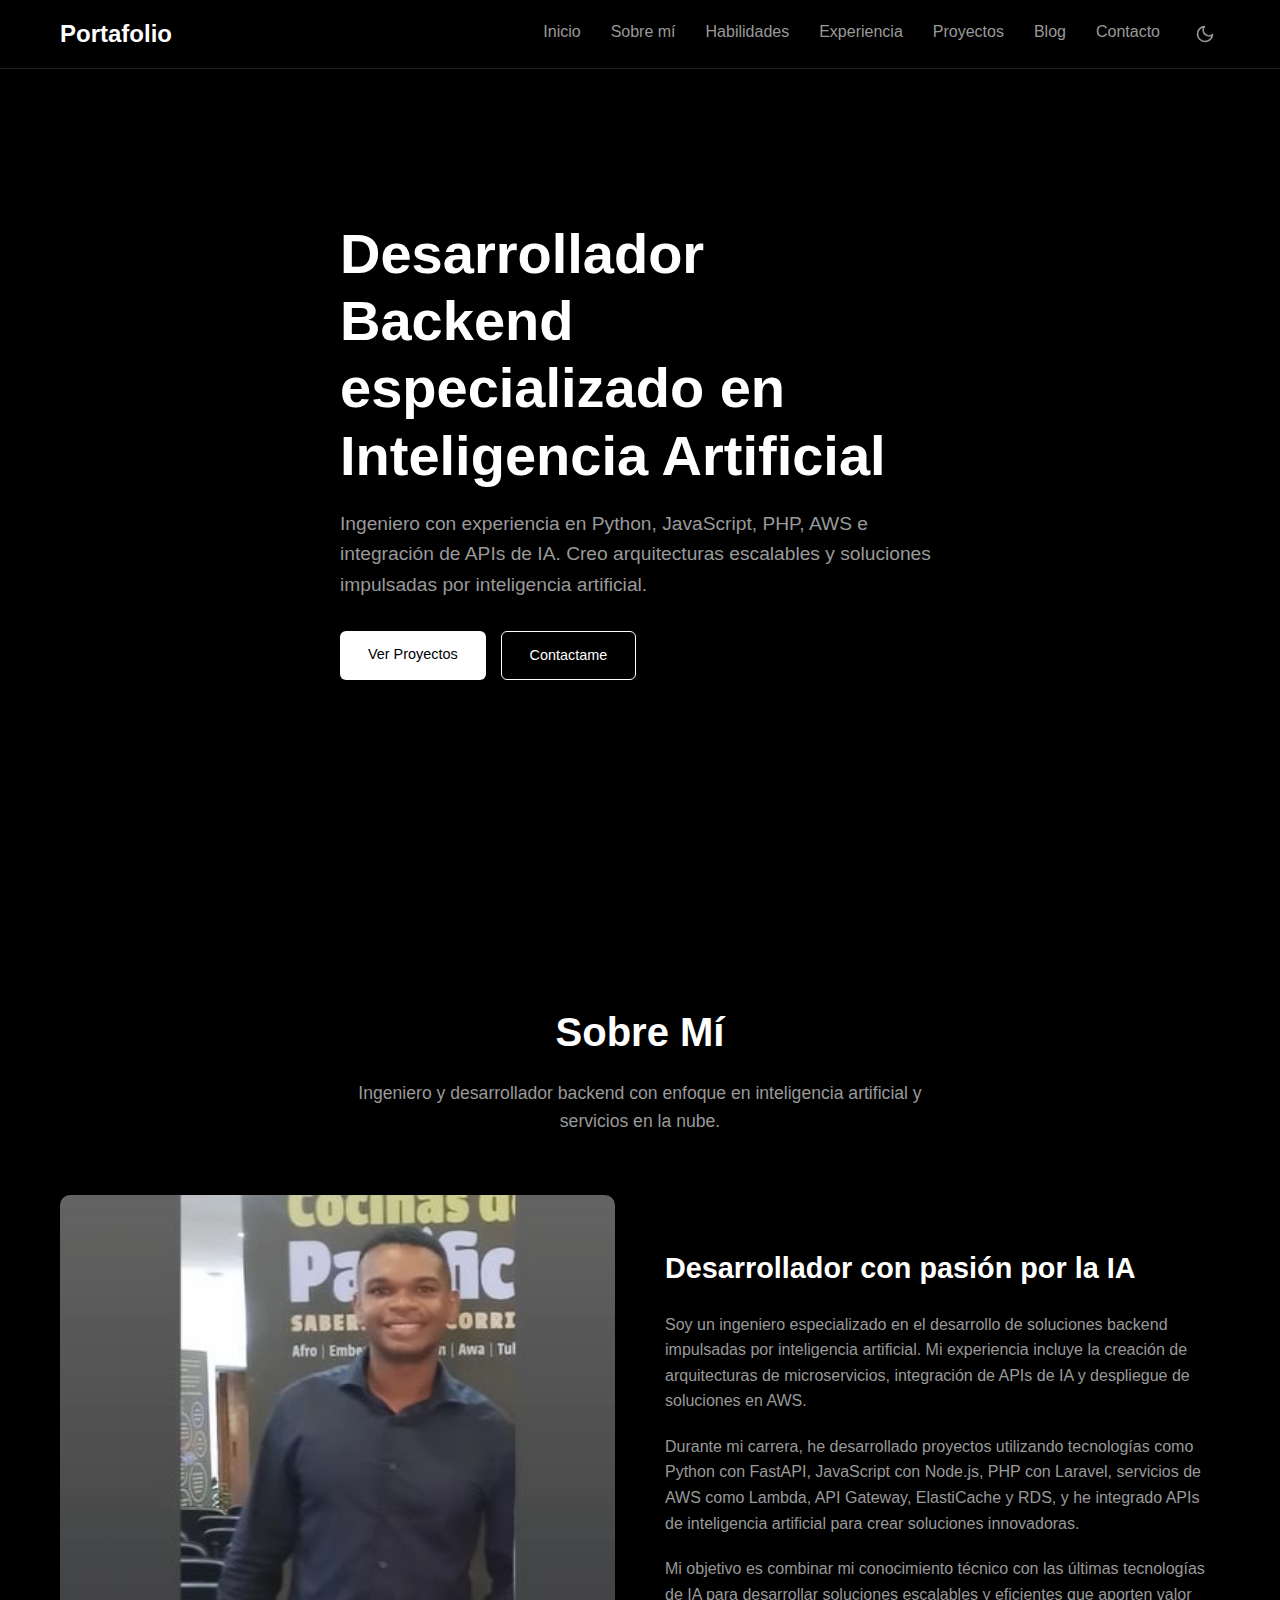
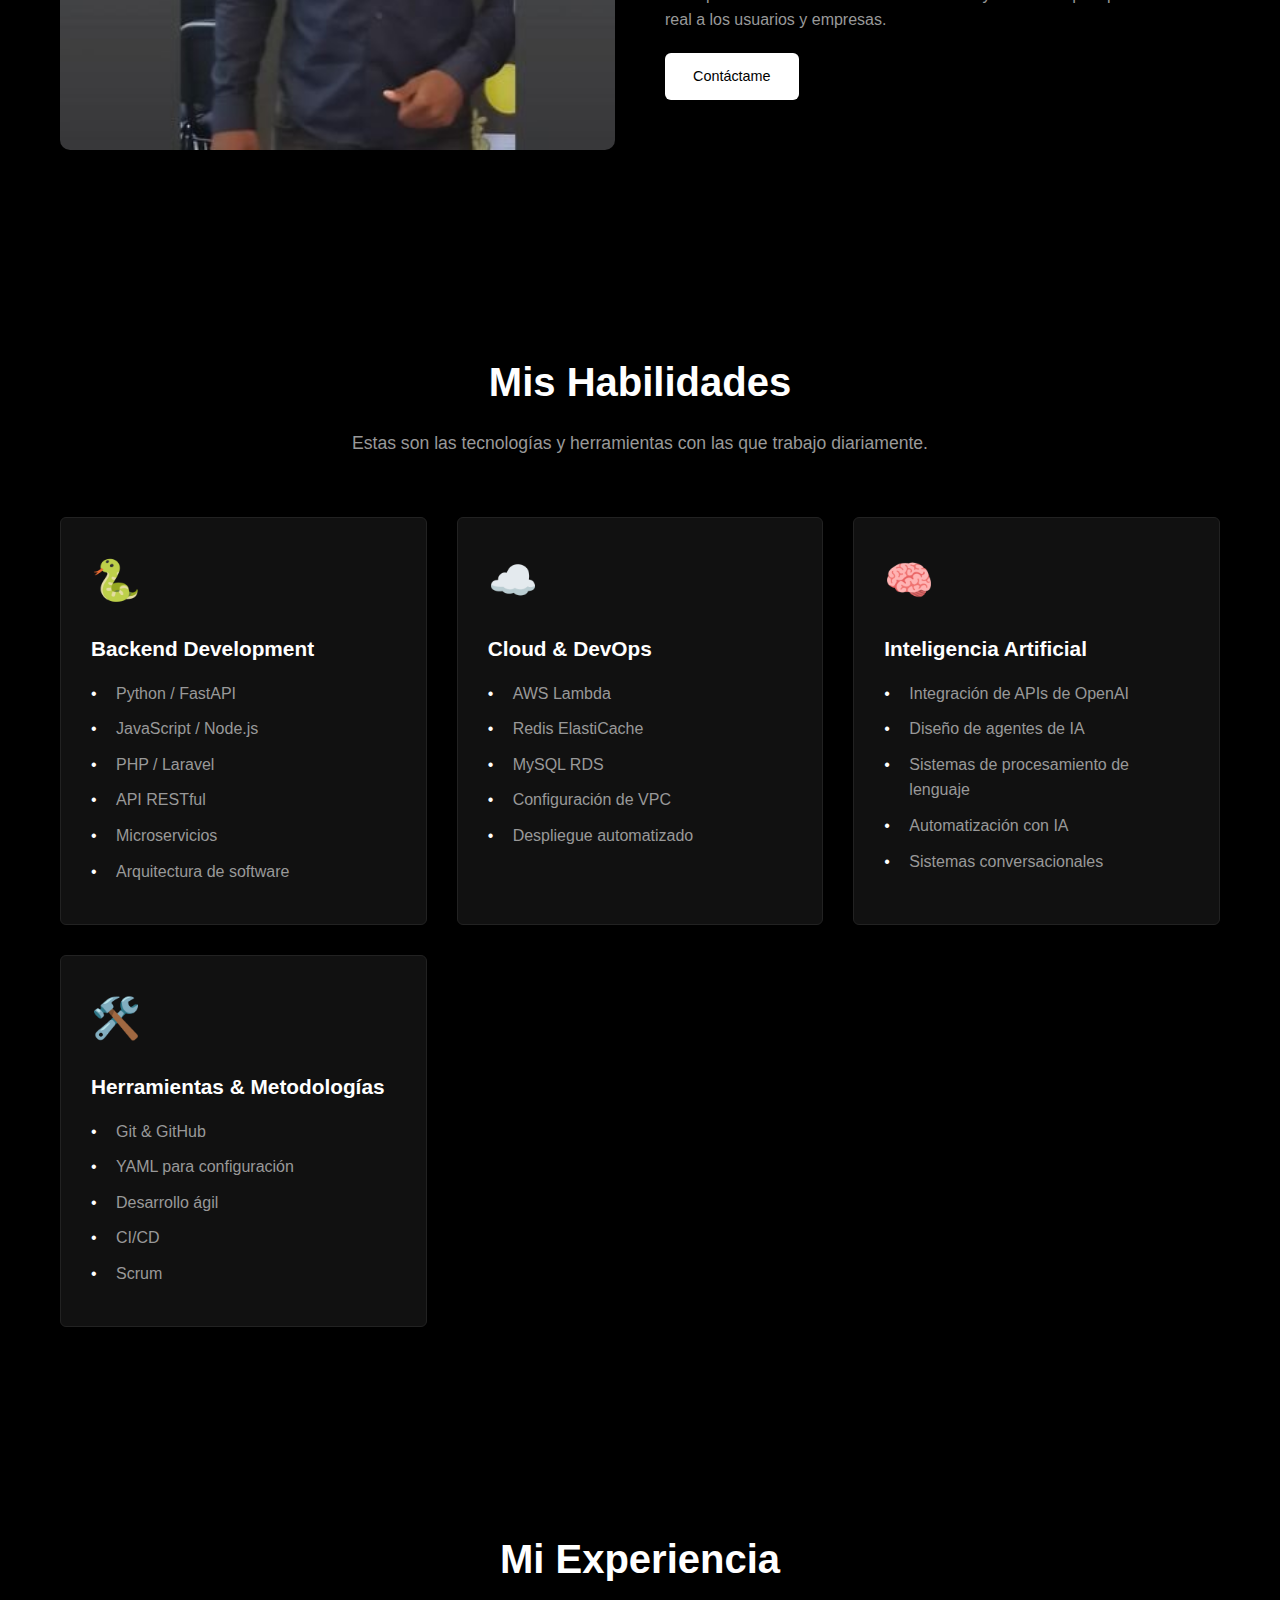
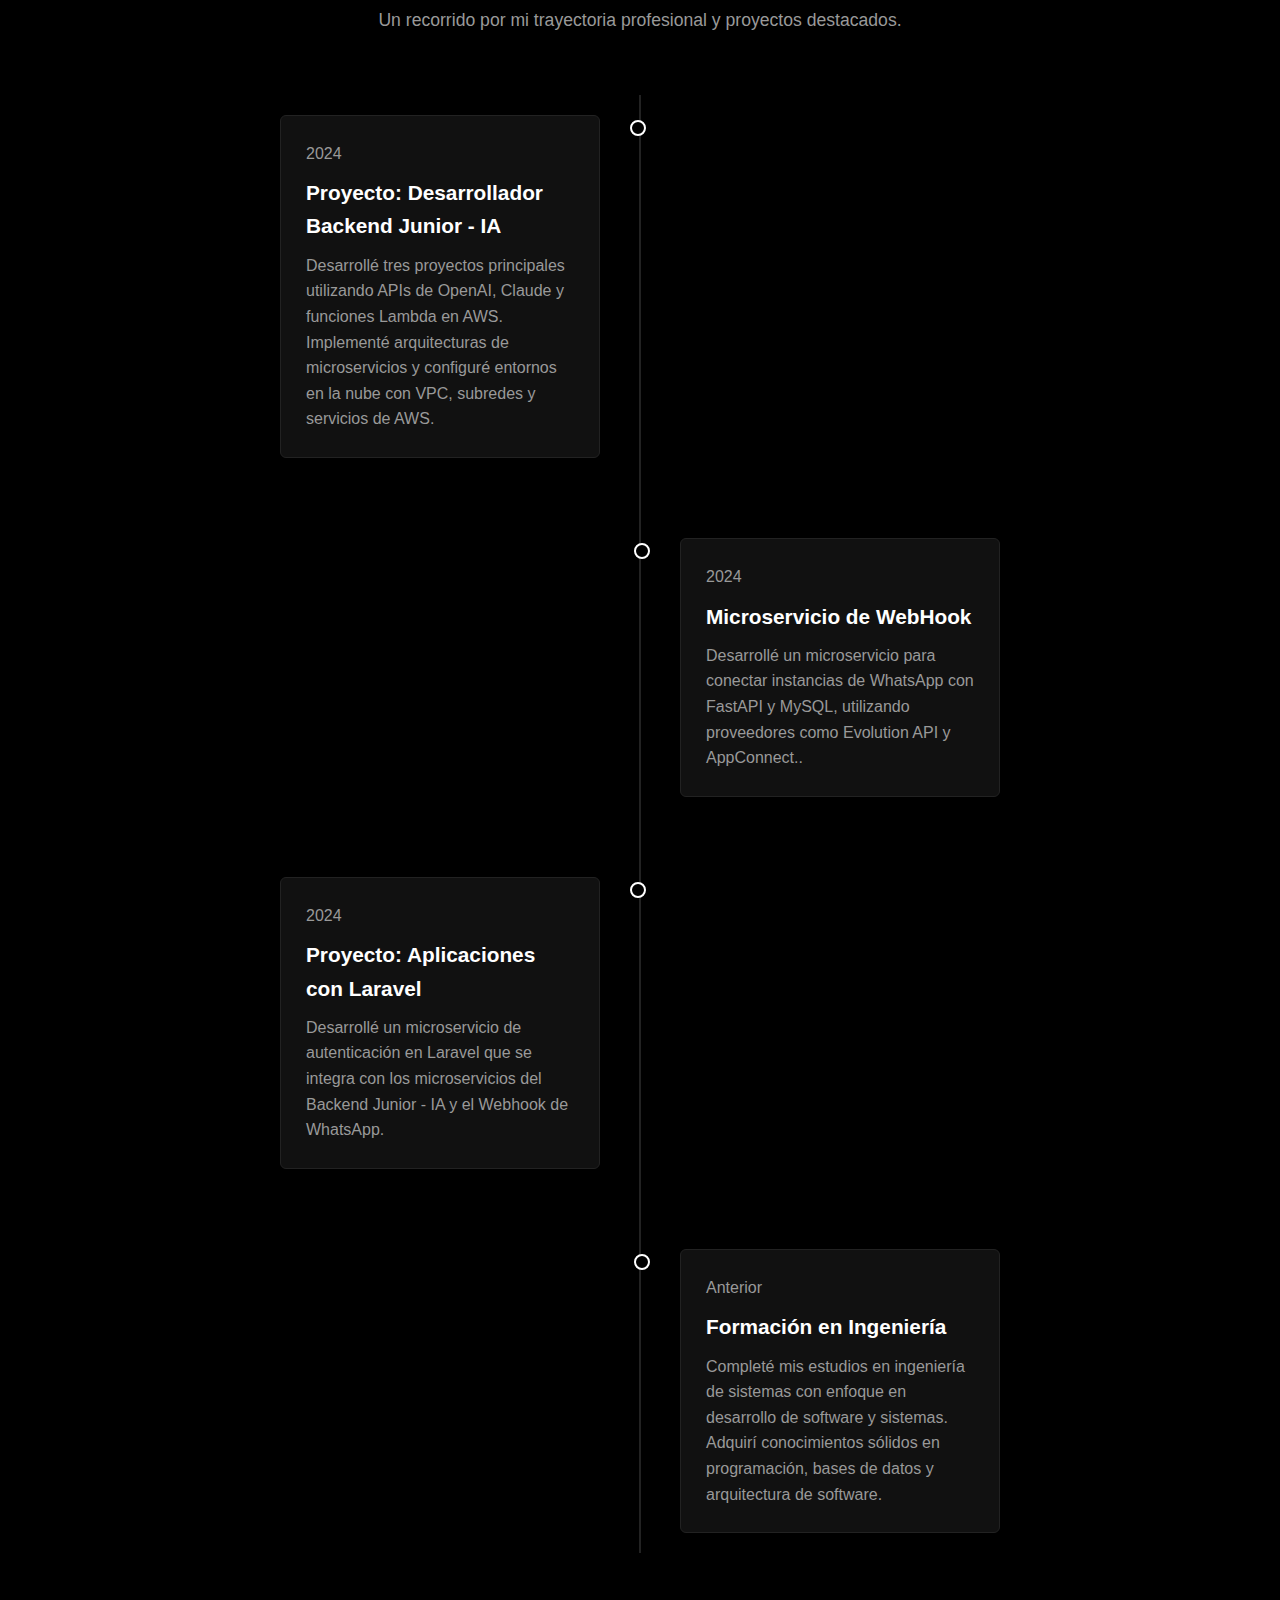
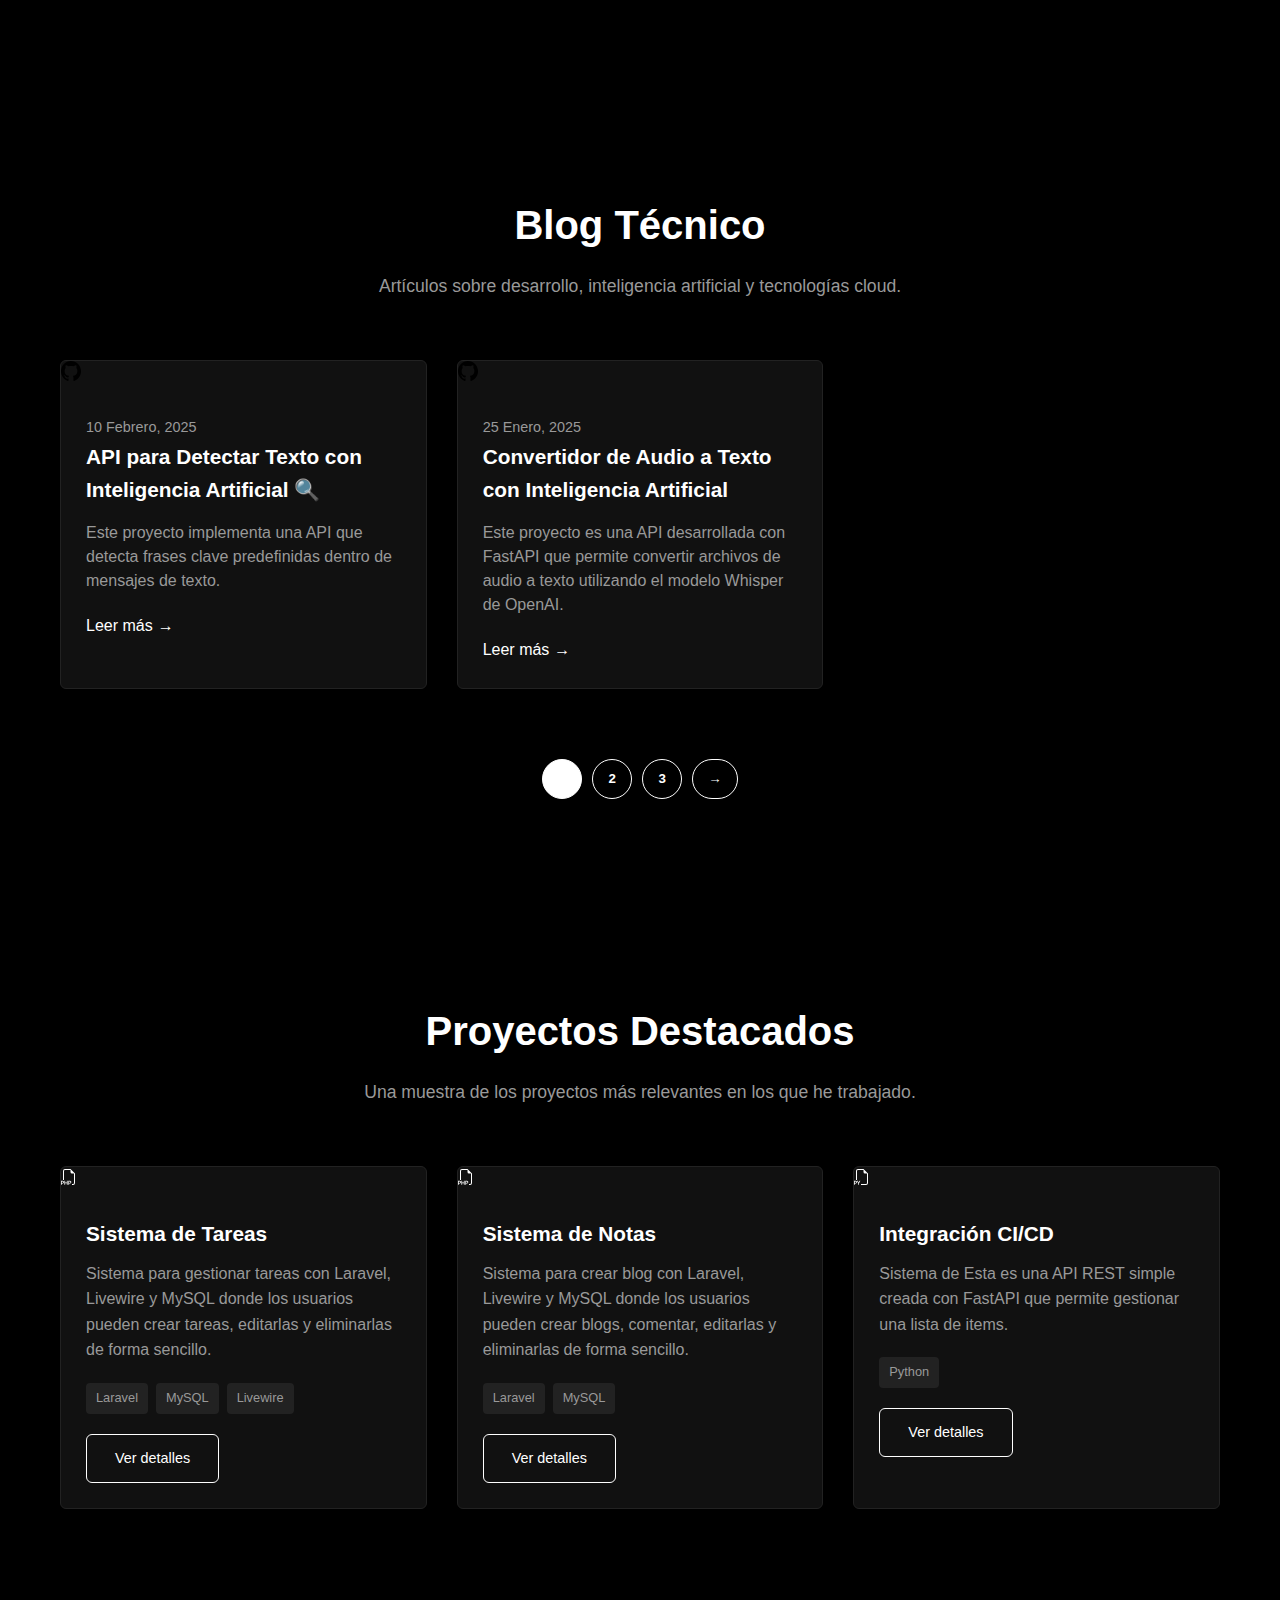
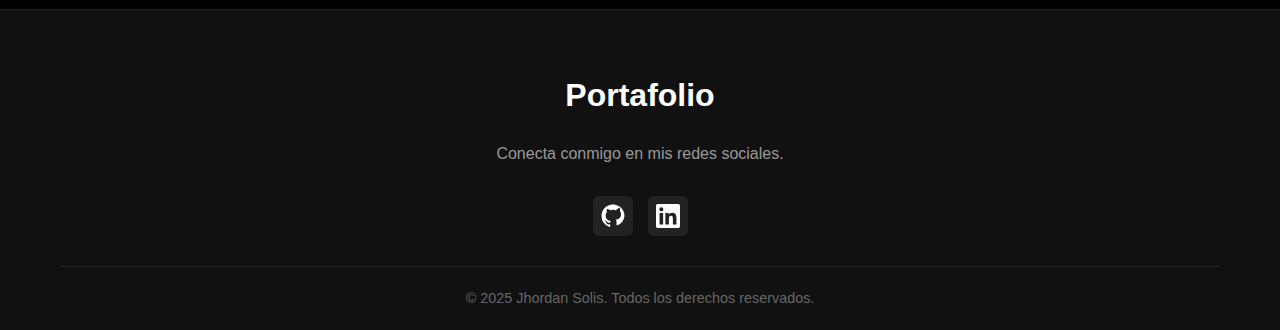
<file: index.html>
<!DOCTYPE html>
<html lang="es">
<head>
    <meta charset="UTF-8">
    <meta name="viewport" content="width=device-width, initial-scale=1.0">
    <title>Mi CV - Desarrollador Backend IA</title>
    <link rel="shortcut icon" href="icons/image.png" type="image/x-icon">
    <link rel="stylesheet" href="style.css">
</head>
<body>
    <!-- Navbar -->
    <nav class="navbar">
        <div class="navbar-container">
            <a href="index.html" class="logo">Portafolio</a>
            <div class="menu-toggle" id="menuToggle">
                <span></span>
                <span></span>
                <span></span>
            </div>
            <ul class="nav-links" id="navLinks">
                <li><a href="#home">Inicio</a></li>
                <li><a href="#about">Sobre mí</a></li>
                <li><a href="#skills">Habilidades</a></li>
                <li><a href="#experience">Experiencia</a></li>
                <li><a href="#projects">Proyectos</a></li>
                <li><a href="#blog">Blog</a></li>
                <li><a href="#contact">Contacto</a></li>
                <li>
                    <button id="theme-toggle" class="theme-toggle" aria-label="Cambiar tema">
                        
                        <svg xmlns="http://www.w3.org/2000/svg" width="20" height="20" viewBox="0 0 24 24" fill="none" stroke="currentColor" stroke-width="2" stroke-linecap="round" stroke-linejoin="round" class="sun-icon">
                            <circle cx="12" cy="12" r="5"></circle>
                            <line x1="12" y1="1" x2="12" y2="3"></line>
                            <line x1="12" y1="21" x2="12" y2="23"></line>
                            <line x1="4.22" y1="4.22" x2="5.64" y2="5.64"></line>
                            <line x1="18.36" y1="18.36" x2="19.78" y2="19.78"></line>
                            <line x1="1" y1="12" x2="3" y2="12"></line>
                            <line x1="21" y1="12" x2="23" y2="12"></line>
                            <line x1="4.22" y1="19.78" x2="5.64" y2="18.36"></line>
                            <line x1="18.36" y1="5.64" x2="19.78" y2="4.22"></line>
                        </svg>
                        <svg xmlns="http://www.w3.org/2000/svg" width="20" height="20" viewBox="0 0 24 24" fill="none" stroke="currentColor" stroke-width="2" stroke-linecap="round" stroke-linejoin="round" class="moon-icon" style="display: none;">
                            <path d="M21 12.79A9 9 0 1 1 11.21 3 7 7 0 0 0 21 12.79z"></path>
                        </svg>
                    </button>
                </li>
            </ul>
        </div>
    </nav>

    <!-- Hero Section -->
        <section class="hero" id="home">
            <div class="container">
                <div class="hero-content">
                    <h1>Desarrollador Backend especializado en <span class="highlight">Inteligencia Artificial</span></h1>
                    <p>Ingeniero con experiencia en Python, JavaScript, PHP, AWS e integración de APIs de IA. Creo arquitecturas escalables y soluciones impulsadas por inteligencia artificial.</p>
                    <div class="hero-btns">
                        <a href="#projects" class="btn btn-primary">Ver Proyectos</a>
                        <a href="https://www.linkedin.com/in/jhordan-solis/" class="btn btn-outline" target="_blank">Contactame</a>
                    </div>
                </div>
            </div>
            
            <!-- <div class="shape shape-1"></div>
            <div class="shape shape-2"></div>
            <div class="shape shape-3"></div> -->
        </section>

    <!-- About Section -->
    <section class="section" id="about">
        <div class="container">
            <div class="section-header">
                <h2 class="section-title">Sobre Mí</h2>
                <p class="section-subtitle">Ingeniero y desarrollador backend con enfoque en inteligencia artificial y servicios en la nube.</p>
            </div>
            <div class="about-grid">
                <div class="about-image">
                    <img src="/img/photo-01.jpeg" alt="Mi foto profesional">
                </div>
                <div class="about-content">
                    <h3>Desarrollador con pasión por la IA</h3>
                    <p>Soy un ingeniero especializado en el desarrollo de soluciones backend impulsadas por inteligencia artificial. Mi experiencia incluye la creación de arquitecturas de microservicios, integración de APIs de IA y despliegue de soluciones en AWS.</p>
                    <p>Durante mi carrera, he desarrollado proyectos utilizando tecnologías como Python con FastAPI, JavaScript con Node.js, PHP con Laravel, servicios de AWS como Lambda, API Gateway, ElastiCache y RDS, y he integrado APIs de inteligencia artificial para crear soluciones innovadoras.</p>
                    <p>Mi objetivo es combinar mi conocimiento técnico con las últimas tecnologías de IA para desarrollar soluciones escalables y eficientes que aporten valor real a los usuarios y empresas.</p>
                    <a href="#contact" class="btn btn-primary">Contáctame</a>
                </div>
            </div>
        </div>
    </section>

    <!-- Skills Section -->
    <section class="section skills" id="skills">
        <div class="container">
            <div class="section-header">
                <h2 class="section-title">Mis Habilidades</h2>
                <p class="section-subtitle">Estas son las tecnologías y herramientas con las que trabajo diariamente.</p>
            </div>
            <div class="skills-container">
                <div class="skill-card">
                    <div class="skill-icon">🐍</div>
                    <h3 class="skill-title">Backend Development</h3>
                    <ul class="skill-list">
                        <li>Python / FastAPI</li>
                        <li>JavaScript / Node.js </li>
                        <li>PHP / Laravel</li>
                        <li>API RESTful</li>
                        <li>Microservicios</li>
                        <li>Arquitectura de software</li>
                    </ul>
                </div>
                <div class="skill-card">
                    <div class="skill-icon">☁️</div>
                    <h3 class="skill-title">Cloud & DevOps</h3>
                    <ul class="skill-list">
                        <li>AWS Lambda</li>
                        <li>Redis ElastiCache</li>
                        <li>MySQL RDS</li>
                        <li>Configuración de VPC</li>
                        <li>Despliegue automatizado</li>
                    </ul>
                </div>
                <div class="skill-card">
                    <div class="skill-icon">🧠</div>
                    <h3 class="skill-title">Inteligencia Artificial</h3>
                    <ul class="skill-list">
                        <li>Integración de APIs de OpenAI</li>
                        <li>Diseño de agentes de IA</li>
                        <li>Sistemas de procesamiento de lenguaje</li>
                        <li>Automatización con IA</li>
                        <li>Sistemas conversacionales</li>
                    </ul>
                </div>
                <div class="skill-card">
                    <div class="skill-icon">🛠️</div>
                    <h3 class="skill-title">Herramientas & Metodologías</h3>
                    <ul class="skill-list">
                        <li>Git & GitHub</li>
                        <li>YAML para configuración</li>
                        <li>Desarrollo ágil</li>
                        <li>CI/CD</li>
                        <li>Scrum</li>
                    </ul>
                </div>
            </div>
        </div>
    </section>

    <!-- Experience Section -->
    <section class="section" id="experience">
        <div class="container">
            <div class="section-header">
                <h2 class="section-title">Mi Experiencia</h2>
                <p class="section-subtitle">Un recorrido por mi trayectoria profesional y proyectos destacados.</p>
            </div>
            <div class="timeline">
                <div class="timeline-item">
                    <div class="timeline-content">
                        <span class="timeline-date">2024</span>
                        <h3 class="timeline-title">Proyecto:  Desarrollador Backend Junior - IA</h3>
                        <p class="timeline-desc">Desarrollé tres proyectos principales utilizando APIs de OpenAI, Claude y funciones Lambda en AWS. Implementé arquitecturas de microservicios y configuré entornos en la nube con VPC, subredes y servicios de AWS.</p>
                    </div>
                </div>
                <div class="timeline-item">
                    <div class="timeline-content">
                        <span class="timeline-date">2024</span>
                        <h3 class="timeline-title">Microservicio de WebHook</h3>
                        <p class="timeline-desc">Desarrollé un microservicio para conectar instancias de WhatsApp con FastAPI y MySQL, utilizando proveedores como Evolution API y AppConnect..</p>
                    </div>
                </div>
                <div class="timeline-item">
                    <div class="timeline-content">
                        <span class="timeline-date">2024</span>
                        <h3 class="timeline-title">Proyecto: Aplicaciones con Laravel</h3>
                        <p class="timeline-desc">Desarrollé un microservicio de autenticación en Laravel que se integra con los microservicios del Backend Junior - IA y el Webhook de WhatsApp.</p>
                    </div>
                </div>
                <div class="timeline-item">
                    <div class="timeline-content">
                        <span class="timeline-date">Anterior</span>
                        <h3 class="timeline-title">Formación en Ingeniería</h3>
                        <p class="timeline-desc">Completé mis estudios en ingeniería de sistemas con enfoque en desarrollo de software y sistemas. Adquirí conocimientos sólidos en programación, bases de datos y arquitectura de software.</p>
                    </div>
                </div>
            </div>
        </div>
    </section>

    <!-- Blog Section -->
    <section class="section blog" id="blog">
        <div class="container">
            <div class="section-header">
                <h2 class="section-title">Blog Técnico</h2>
                <p class="section-subtitle">Artículos sobre desarrollo, inteligencia artificial y tecnologías cloud.</p>
            </div>
            
            <div class="blog-container">
                <!-- Artículos del blog -->
                <div class="blog-posts">
                    <article class="blog-post">
                        <img src="icons/github-142-svgrepo-com.svg" alt="Artículo 1" class="blog-image icons-icon">
                        <div class="blog-content">
                            <span class="blog-date">10 Febrero, 2025</span>
                           

                            <h3 class="blog-title">API para Detectar Texto con Inteligencia Artificial 🔍</h3>
                            <p class="blog-excerpt">Este proyecto implementa una API que detecta frases clave predefinidas dentro de mensajes de texto.</p>
                            <a href="blog-post-1.html" class="blog-link">Leer más</a>
                        </div>
                    </article>
                    
                    <article class="blog-post">
                        <img src="icons/github-142-svgrepo-com.svg" alt="Artículo 2" class="blog-image icons-icon">
                        <div class="blog-content">
                            <span class="blog-date">25 Enero, 2025</span>
                            <h3 class="blog-title">Convertidor de Audio a Texto con Inteligencia Artificial </h3>
                            <p class="blog-excerpt">Este proyecto es una API desarrollada con FastAPI que permite convertir archivos de audio a texto utilizando el modelo Whisper de OpenAI. </p>
                            <a href="blog-post-2.html" class="blog-link">Leer más</a>
                        </div>
                    </article>
                    
                    <article class="blog-post">
                        <img src="icons/github-142-svgrepo-com.svg" alt="Artículo 3" class="blog-image icons-icon">
                        <div class="blog-content">
                            <span class="blog-date">15 Febrero, 2025</span>
                            <h3 class="blog-title">API de Detección de Intenciones con Inteligencia Artificial</h3>
                            <p class="blog-excerpt">La API de intenciones es un servicio diseñado para detectar y analizar las intenciones de los usuarios a partir de mensajes de texto.</p>
                            <a href="blog-post-3.html" class="blog-link">Leer más</a>
                        </div>
                    </article>
                    
                    <article class="blog-post">
                        <img src="icons/github-142-svgrepo-com.svg" alt="Artículo 4" class="blog-image icons-icon">
                        <div class="blog-content">
                            <span class="blog-date">5 Enero, 2025</span>
                            <h3 class="blog-title">API para Procesamiento de Documentos con Inteligencia Artificial</h3>
                                <p class="blog-excerpt"> Esta API permite procesar automáticamente archivos PDF, Word (DOCX) y Excel utilizando inteligencia artificial a través de OpenAI.</p>
                            <a href="blog-post-4.html" class="blog-link">Leer más</a>
                        </div>
                    </article>
                </div>
                
                <!-- Paginación -->
                <div class="pagination">
                    <button class="pagination-btn active">1</button>
                    <button class="pagination-btn">2</button>
                    <button class="pagination-btn">3</button>
                    <button class="pagination-btn next">→</button>
                </div>
            </div>
        </div>
    </section>

    <!-- Projects Section -->
    <section class="section projects" id="projects">
        <div class="container">
            <div class="section-header">
                <h2 class="section-title">Proyectos Destacados</h2>
                <p class="section-subtitle">Una muestra de los proyectos más relevantes en los que he trabajado.</p>
            </div>
            <div class="projects-grid">
                <div class="project-card">
                    <svg xmlns="http://www.w3.org/2000/svg" width="16" height="16" fill="currentColor" class="bi bi-filetype-php" viewBox="0 0 16 16" alt="Proyecto 1" class="project-image">
                        <path fill-rule="evenodd" d="M14 4.5V14a2 2 0 0 1-2 2h-1v-1h1a1 1 0 0 0 1-1V4.5h-2A1.5 1.5 0 0 1 9.5 3V1H4a1 1 0 0 0-1 1v9H2V2a2 2 0 0 1 2-2h5.5zM1.6 11.85H0v3.999h.791v-1.342h.803q.43 0 .732-.173.305-.175.463-.474a1.4 1.4 0 0 0 .161-.677q0-.375-.158-.677a1.2 1.2 0 0 0-.46-.477q-.3-.18-.732-.179m.545 1.333a.8.8 0 0 1-.085.38.57.57 0 0 1-.238.241.8.8 0 0 1-.375.082H.788V12.48h.66q.327 0 .512.181.185.182.185.522m4.48 2.666V11.85h-.79v1.626H4.153V11.85h-.79v3.999h.79v-1.714h1.682v1.714zm.703-3.999h1.6q.433 0 .732.179.3.175.46.477.158.302.158.677t-.161.677q-.159.299-.463.474a1.45 1.45 0 0 1-.733.173H8.12v1.342h-.791zm2.06 1.714a.8.8 0 0 0 .084-.381q0-.34-.184-.521-.184-.182-.513-.182h-.66v1.406h.66a.8.8 0 0 0 .375-.082.57.57 0 0 0 .237-.24Z"/>
                      </svg>


                    <div class="project-content">
                        <h3 class="project-title">Sistema de Tareas</h3>
                        <p class="project-desc">Sistema para gestionar tareas con Laravel, Livewire y MySQL donde los usuarios pueden crear tareas, editarlas y eliminarlas de forma sencillo.</p>
                        <div class="project-tags">
                            <span class="tag">Laravel</span>
                            <span class="tag">MySQL</span>
                            <span class="tag"> Livewire</span>
         
                        </div>
                        <a href="project-task.html" class="btn btn-outline">Ver detalles</a>
                    </div>
                </div>
                <div class="project-card">
                    <svg xmlns="http://www.w3.org/2000/svg" width="16" height="16" fill="currentColor" class="bi bi-filetype-php" viewBox="0 0 16 16" alt="Proyecto 1" class="project-image">
                        <path fill-rule="evenodd" d="M14 4.5V14a2 2 0 0 1-2 2h-1v-1h1a1 1 0 0 0 1-1V4.5h-2A1.5 1.5 0 0 1 9.5 3V1H4a1 1 0 0 0-1 1v9H2V2a2 2 0 0 1 2-2h5.5zM1.6 11.85H0v3.999h.791v-1.342h.803q.43 0 .732-.173.305-.175.463-.474a1.4 1.4 0 0 0 .161-.677q0-.375-.158-.677a1.2 1.2 0 0 0-.46-.477q-.3-.18-.732-.179m.545 1.333a.8.8 0 0 1-.085.38.57.57 0 0 1-.238.241.8.8 0 0 1-.375.082H.788V12.48h.66q.327 0 .512.181.185.182.185.522m4.48 2.666V11.85h-.79v1.626H4.153V11.85h-.79v3.999h.79v-1.714h1.682v1.714zm.703-3.999h1.6q.433 0 .732.179.3.175.46.477.158.302.158.677t-.161.677q-.159.299-.463.474a1.45 1.45 0 0 1-.733.173H8.12v1.342h-.791zm2.06 1.714a.8.8 0 0 0 .084-.381q0-.34-.184-.521-.184-.182-.513-.182h-.66v1.406h.66a.8.8 0 0 0 .375-.082.57.57 0 0 0 .237-.24Z"/>
                      </svg>
                    <div class="project-content">
                        <h3 class="project-title">Sistema de Notas</h3>
                        <p class="project-desc">Sistema para crear blog con Laravel, Livewire y MySQL donde los usuarios pueden crear blogs, comentar, editarlas y eliminarlas de forma sencillo.</p>
                        <div class="project-tags">
                            <span class="tag">Laravel</span>
                            <span class="tag">MySQL</span>
                        </div>
                        <a href="project-blog.html" class="btn btn-outline">Ver detalles</a>
                    </div>
                </div>
                <div class="project-card">
                    <svg xmlns="http://www.w3.org/2000/svg" width="16" height="16" fill="currentColor" class="bi bi-filetype-py" viewBox="0 0 16 16"alt="Proyecto 3" class="project-image">
                        <path fill-rule="evenodd" d="M14 4.5V14a2 2 0 0 1-2 2H7v-1h5a1 1 0 0 0 1-1V4.5h-2A1.5 1.5 0 0 1 9.5 3V1H4a1 1 0 0 0-1 1v9H2V2a2 2 0 0 1 2-2h5.5zM0 11.85h1.6q.434 0 .732.179.302.175.46.477t.158.677-.16.677q-.158.299-.464.474a1.45 1.45 0 0 1-.732.173H.79v1.342H0zm2.06 1.714a.8.8 0 0 0 .085-.381q0-.34-.185-.521-.185-.182-.513-.182H.788v1.406h.66a.8.8 0 0 0 .374-.082.57.57 0 0 0 .238-.24m2.963.75v1.535H4.23v-1.52L2.89 11.85h.876l.853 1.696h.032l.856-1.696h.855z"/>
                      </svg>
                    <div class="project-content">
                        <h3 class="project-title">Integración CI/CD</h3>
                        <p class="project-desc">Sistema de Esta es una API REST simple creada con FastAPI que permite gestionar una lista de items.</p>
                        <div class="project-tags">
                            <span class="tag">Python</span>

                        </div>
                        <a href="https://github.com/yordansolis/tutorial-git-accions" target="_blank" class="btn btn-outline">Ver detalles</a>
                    </div>
                </div>
            </div>


        </div>
    </div>
  </div>
</div>
</section>

<!-- Footer -->
<footer class="site-footer">
    <div class="site-footer__content">
      <!-- Título o logo -->
      <h3 class="site-footer__logo">Portafolio</h3>
      <!-- Texto descriptivo -->
      <p class="site-footer__text">Conecta conmigo en mis redes sociales.</p>
      <!-- Lista de enlaces sociales -->
      <ul class="site-footer__links">
        <li>
          <a href="https://github.com/yordansolis" class="site-footer__social-link" target="_blank" aria-label="GitHub">
            <!-- Ícono de GitHub -->
            <svg xmlns="http://www.w3.org/2000/svg" width="24" height="24" fill="currentColor" viewBox="0 0 24 24">
              <path d="M12 .5C5.65.5.5 5.65.5 12a11.5 11.5 0 007.86 10.93c.57.1.78-.25.78-.56v-2.06c-3.2.7-3.87-1.54-3.87-1.54-.52-1.33-1.27-1.69-1.27-1.69-1.04-.72.08-.7.08-.7 1.15.08 1.76 1.18 1.76 1.18 1.02 1.75 2.67 1.25 3.33.95.1-.74.4-1.25.73-1.54-2.55-.29-5.23-1.27-5.23-5.66 0-1.25.45-2.26 1.18-3.05-.12-.3-.52-1.53.12-3.2 0 0 .97-.31 3.18 1.18a11.04 11.04 0 015.78 0C17.73 3.38 18.7 3.7 18.7 3.7c.64 1.67.24 2.9.12 3.2.74.79 1.18 1.8 1.18 3.05 0 4.4-2.69 5.37-5.26 5.66.41.35.77 1.03.77 2.08v3.08c0 .31.21.67.79.56A11.5 11.5 0 0023.5 12C23.5 5.65 18.35.5 12 .5z"/>
            </svg>
          </a>
        </li>
        <li>
          <a href="https://www.linkedin.com/in/jhordan-solis/" class="site-footer__social-link" target="_blank" aria-label="LinkedIn">
            <!-- Ícono de LinkedIn -->
            <svg xmlns="http://www.w3.org/2000/svg" width="24" height="24" fill="currentColor" viewBox="0 0 24 24">
              <path d="M20.447 20.452h-3.554v-5.569c0-1.328-.027-3.037-1.852-3.037-1.853 0-2.136 1.445-2.136 2.939v5.667H9.354V9h3.414v1.561h.049c.476-.9 1.635-1.852 3.367-1.852 3.602 0 4.269 2.37 4.269 5.456v6.287zM5.337 7.433a2.062 2.062 0 11-.001-4.124 2.062 2.062 0 01.001 4.124zM7.114 20.452H3.56V9h3.554v11.452zM22.225 0H1.771C.792 0 0 .771 0 1.723v20.554C0 23.229.792 24 1.771 24h20.451C23.207 24 24 23.229 24 22.277V1.723C24 .771 23.207 0 22.225 0z"/>
            </svg>
          </a>
        </li>
      </ul>
      <!-- Pie de página -->
      <p class="site-footer__copyright">
        © 2025 Jhordan Solis. Todos los derechos reservados.
      </p>
    </div>
  </footer>
  
<script src="main.js"></script>
</body>
</html>
</file>
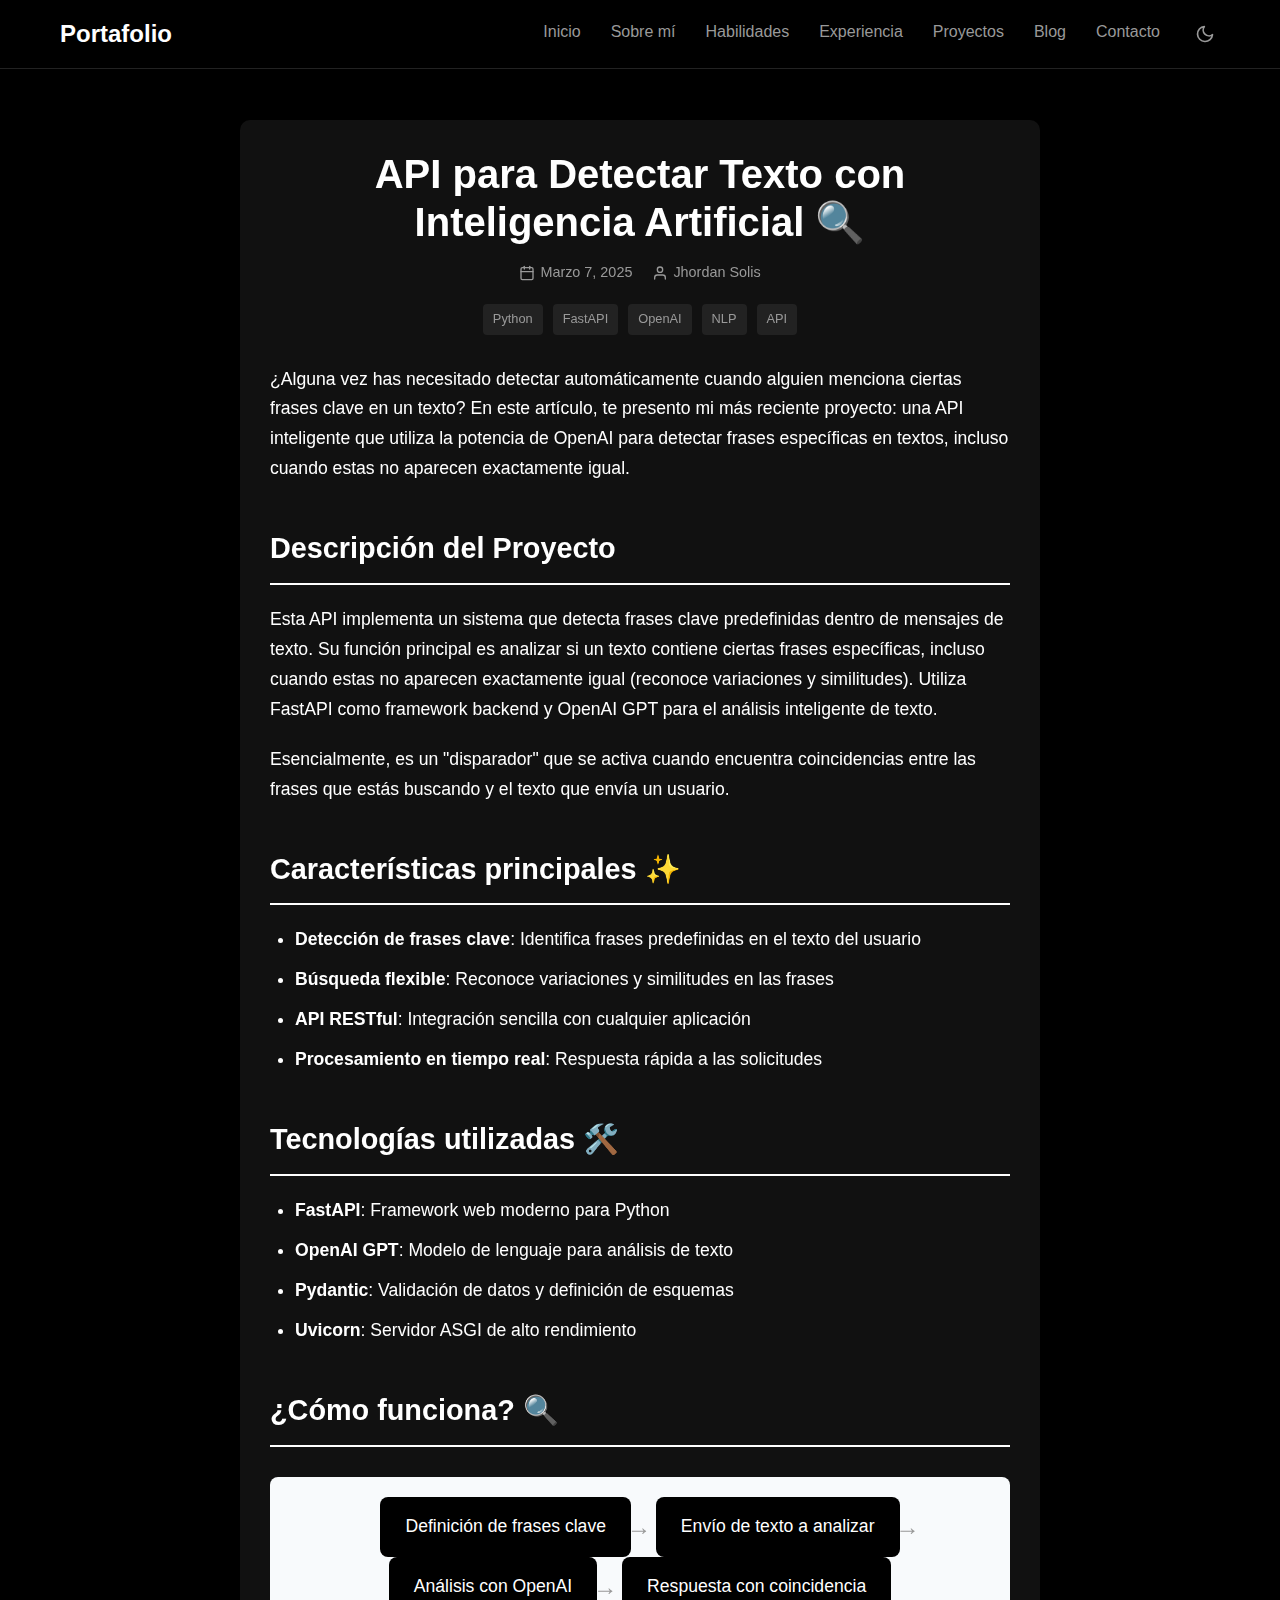
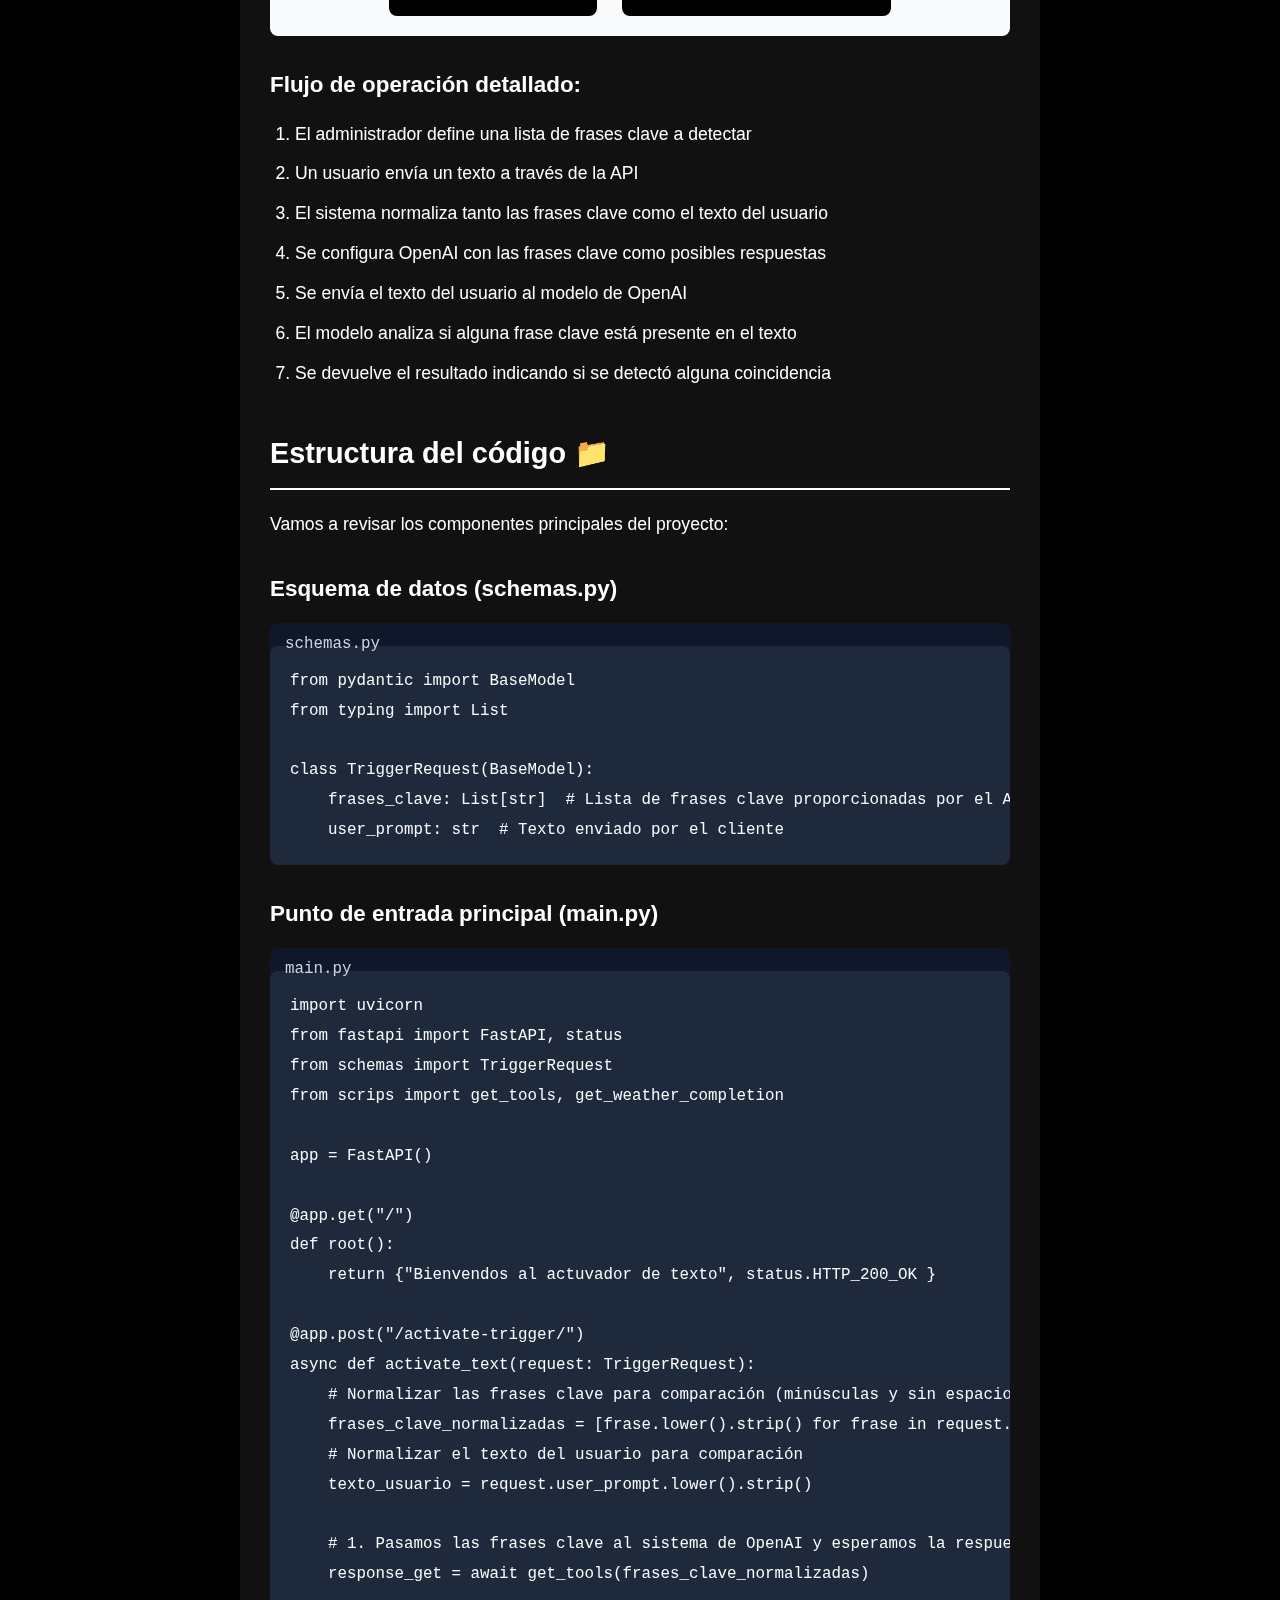
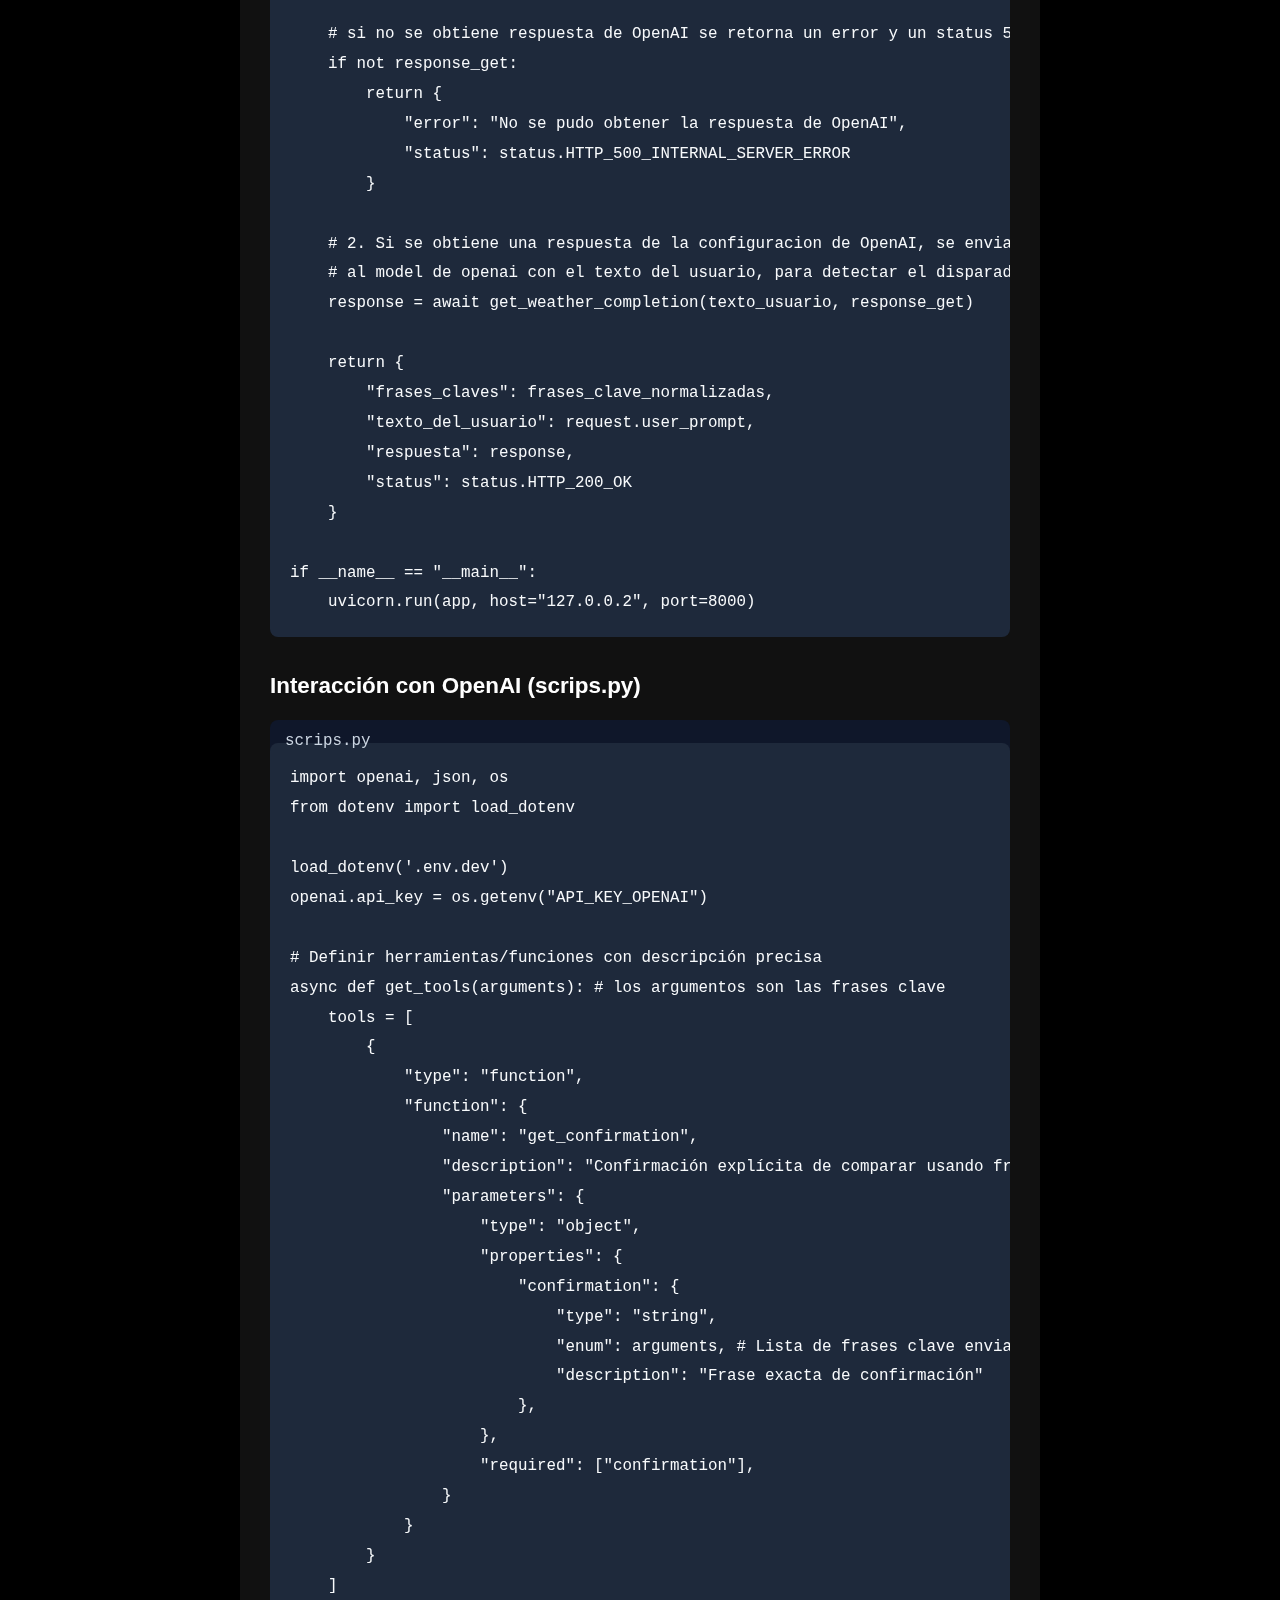
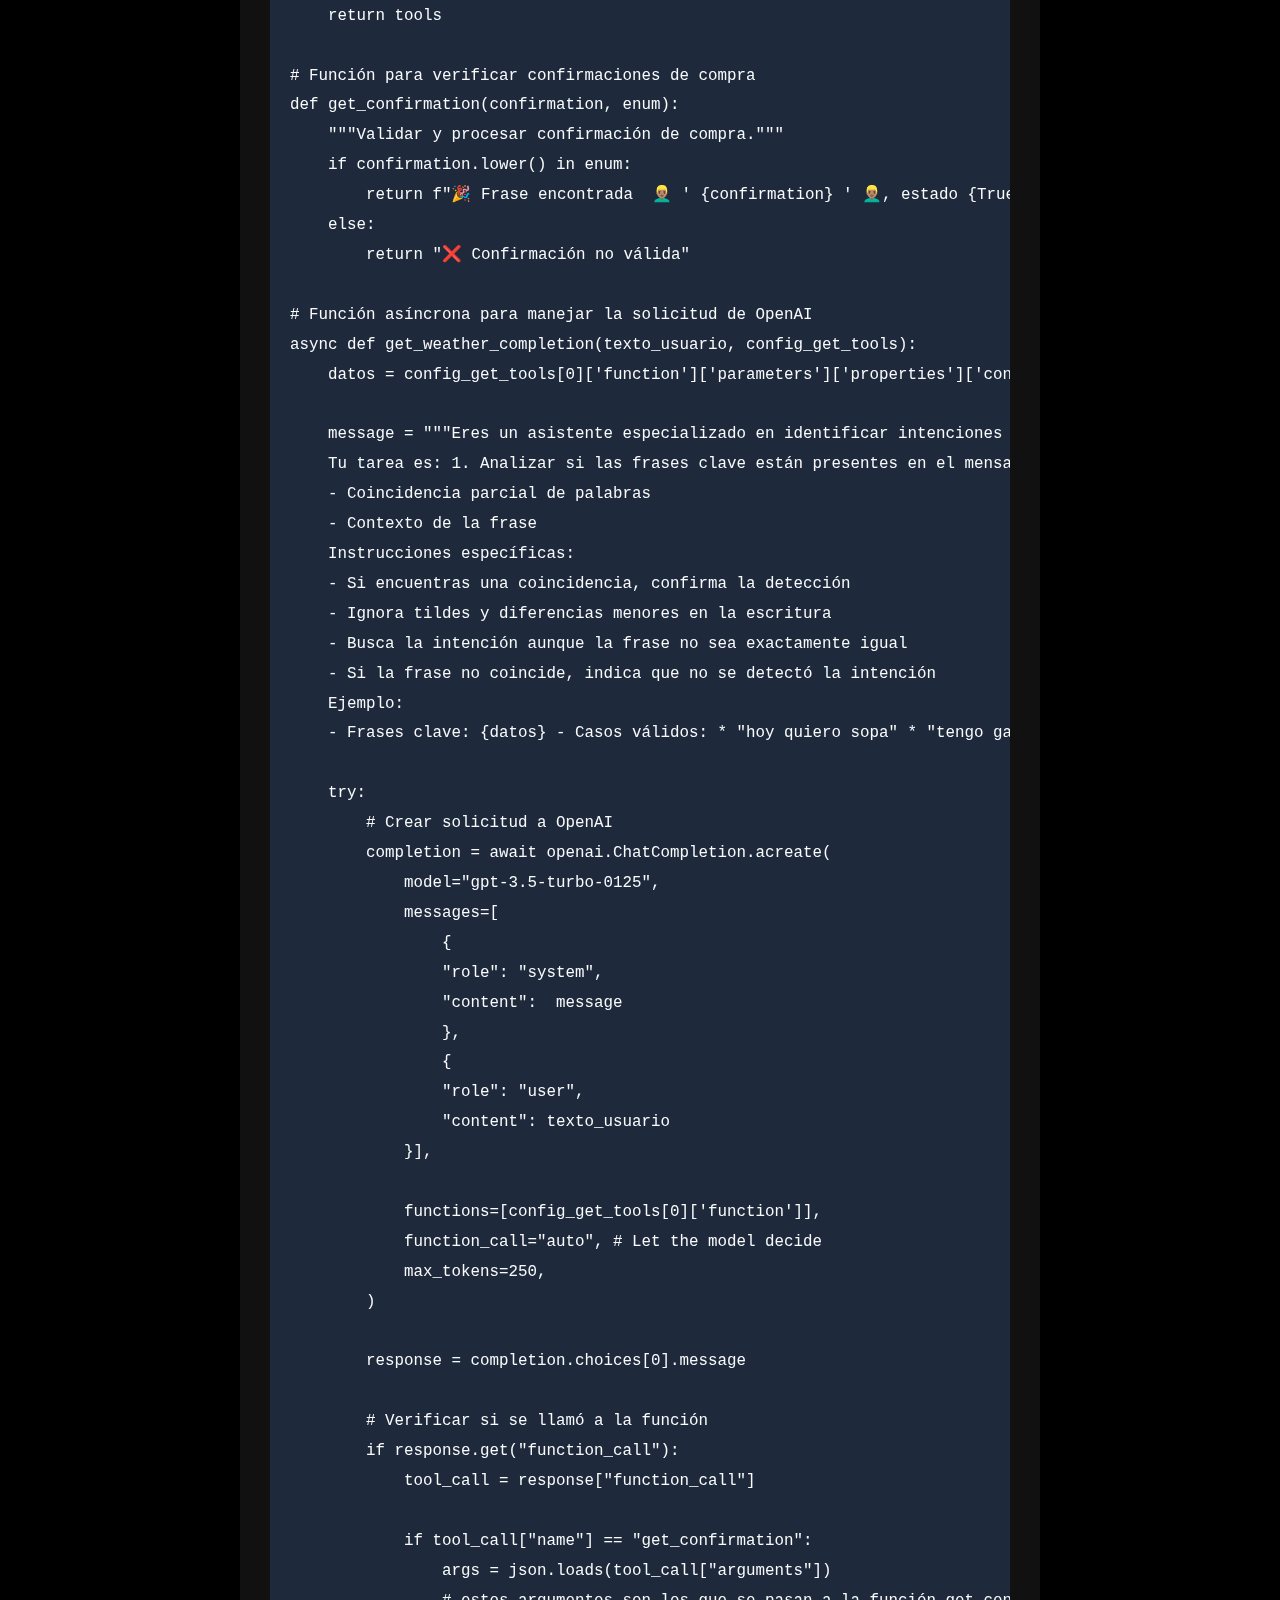
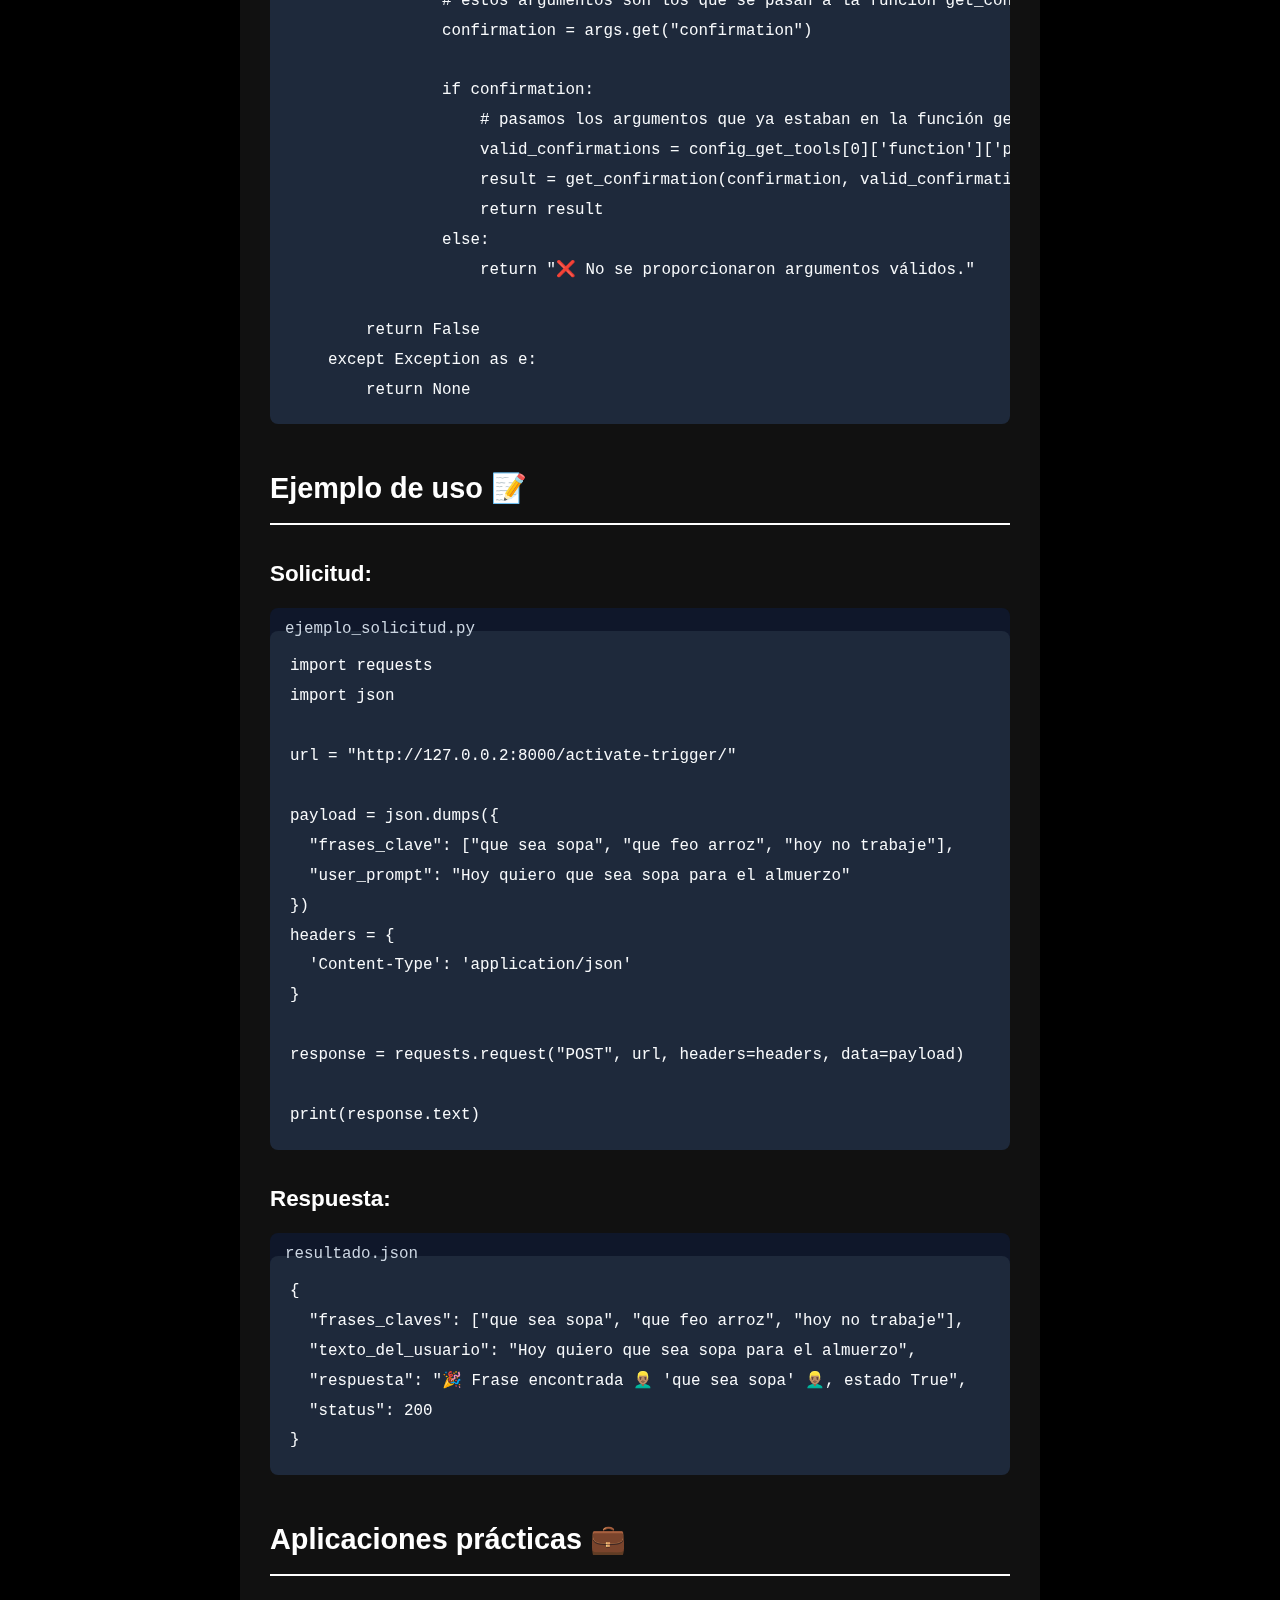
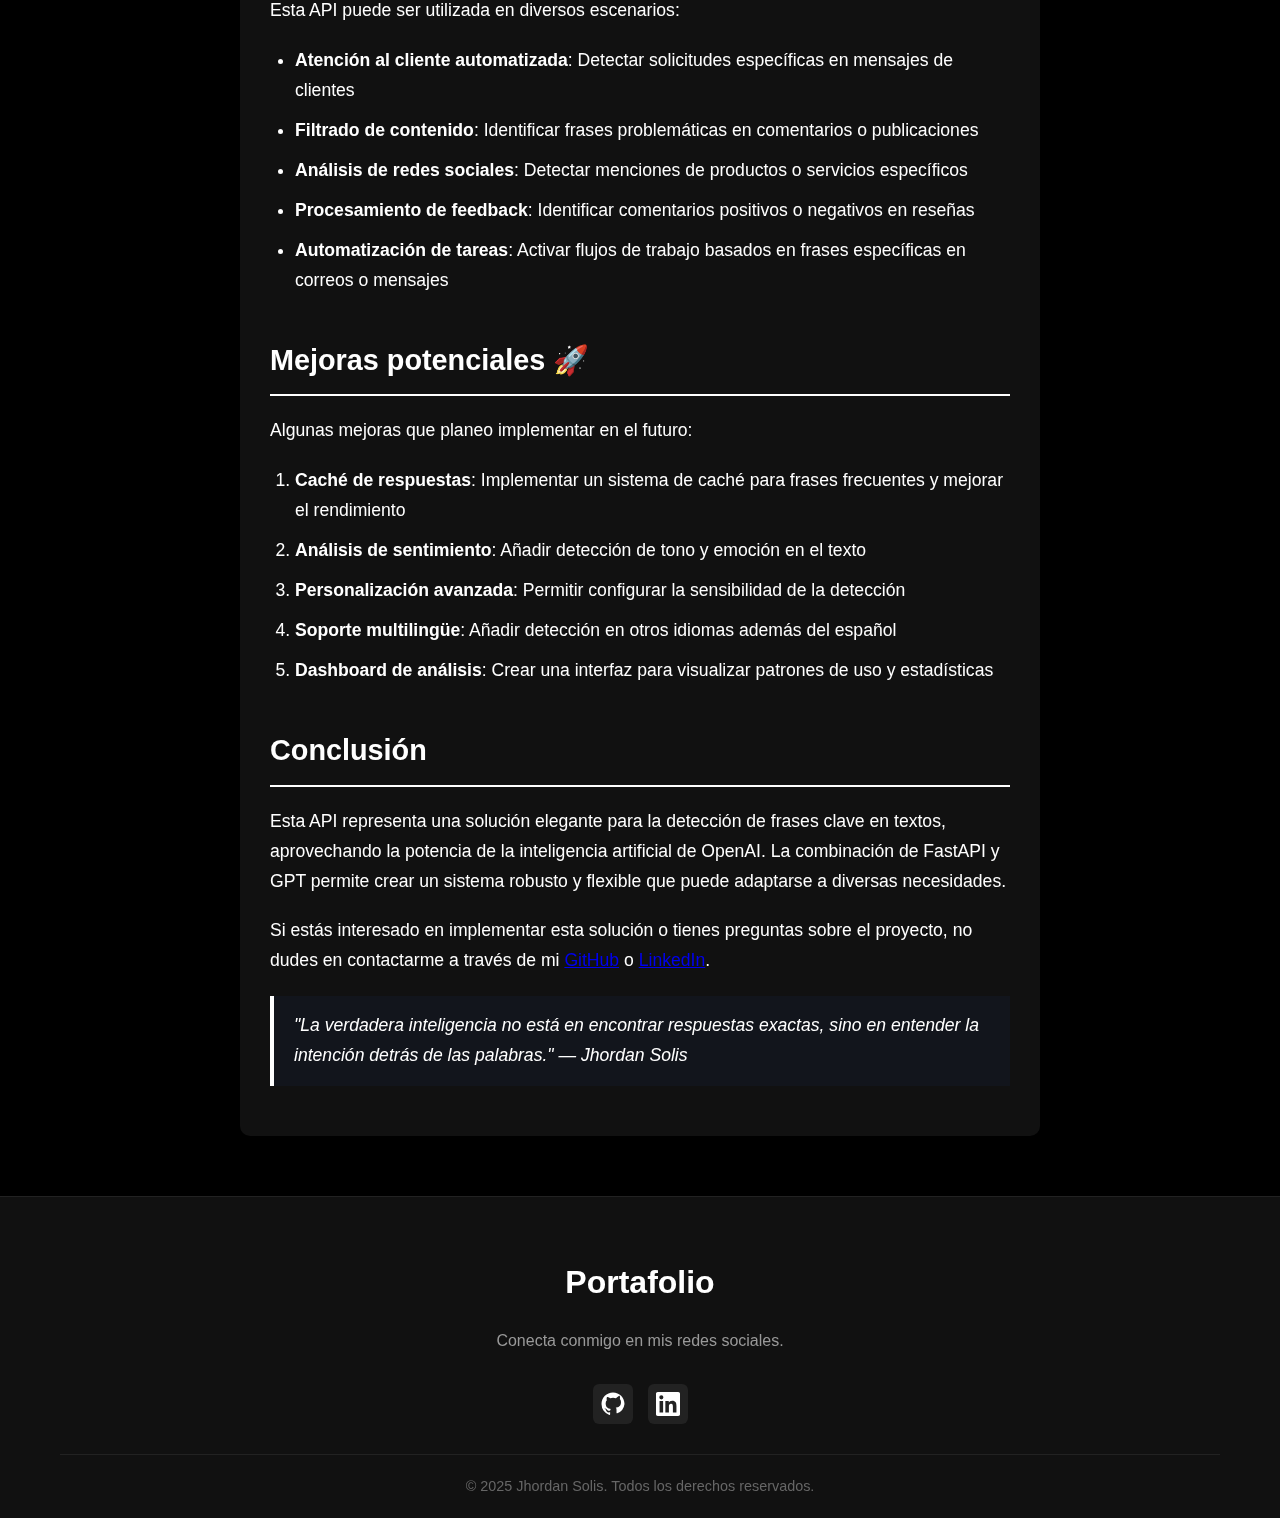
<file: blog-post-1.html>
<!DOCTYPE html>
<html lang="es">
<head>
    <meta charset="UTF-8">
    <meta name="viewport" content="width=device-width, initial-scale=1.0">
    <title>API para Detectar Texto con Inteligencia Artificial 🔍</title>
    <link rel="shortcut icon" href="icons/image.png" type="image/x-icon">

    <link rel="stylesheet" href="style.css">
    <style>
        /* Estilos específicos para el artículo del blog */
        .blog-article {
            max-width: 800px;
            margin: 120px auto 60px;
            padding: 30px;
            background-color: var(--card-bg);
            box-shadow: 0 5px 20px rgba(0, 0, 0, 0.1);
            border-radius: 10px;
        }
        
        .blog-article__header {
            margin-bottom: 30px;
            text-align: center;
        }
        
        .blog-article__title {
            font-size: 2.5rem;
            color: var(--primary-color);
            margin-bottom: 15px;
            line-height: 1.2;
        }
        
        .blog-article__meta {
            display: flex;
            justify-content: center;
            align-items: center;
            gap: 20px;
            color: var(--text-light);
            font-size: 0.9rem;
            margin-bottom: 20px;
        }
        
        .blog-article__date, 
        .blog-article__author {
            display: flex;
            align-items: center;
        }
        
        .blog-article__date svg,
        .blog-article__author svg {
            margin-right: 5px;
        }
        
        .blog-article__tags {
            display: flex;
            flex-wrap: wrap;
            gap: 10px;
            justify-content: center;
        }
        
        .blog-article__body {
            font-size: 1.1rem;
            line-height: 1.7;
            color: var(--text-color);
        }
        
        .blog-article__body h2 {
            font-size: 1.8rem;
            color: var(--dark-color);
            margin: 40px 0 20px;
            padding-bottom: 10px;
            border-bottom: 2px solid var(--primary-color);
        }
        
        .blog-article__body h3 {
            font-size: 1.4rem;
            color: var(--dark-color);
            margin: 30px 0 15px;
        }
        
        .blog-article__body p {
            margin-bottom: 20px;
        }
        
        .blog-article__body ul,
        .blog-article__body ol {
            margin-bottom: 20px;
            padding-left: 25px;
        }
        
        .blog-article__body li {
            margin-bottom: 10px;
        }
        
        .blog-article__body code {
            font-family: monospace;
            background-color: #f1f5f9;
            padding: 2px 5px;
            border-radius: 3px;
            font-size: 0.9em;
        }
        
        .blog-article__body pre {
            background-color: #1e293b;
            color: #f8fafc;
            padding: 20px;
            border-radius: 8px;
            overflow-x: auto;
            font-family: monospace;
            margin-bottom: 20px;
        }
        
        .blog-article__body pre code {
            background-color: transparent;
            color: inherit;
            padding: 0;
        }
        
        .blog-article__body blockquote {
            border-left: 4px solid var(--primary-color);
            padding: 15px 20px;
            background-color: rgba(37, 99, 235, 0.05);
            margin-bottom: 20px;
            font-style: italic;
        }
        
        .blog-article__body img {
            max-width: 100%;
            border-radius: 8px;
            margin: 20px 0;
        }
        
        .blog-article__body .code-filename {
            display: block;
            padding: 8px 15px;
            background-color: #0f172a;
            color: #cbd5e1;
            border-top-left-radius: 8px;
            border-top-right-radius: 8px;
            font-family: monospace;
            font-size: 0.9em;
            margin-bottom: -20px;
        }
        
        /* Estructura de código */
        .code-block {
            margin-bottom: 30px;
        }
        
        /* Diagrama de flujo */
        .flow-diagram {
            background-color: #f8fafc;
            padding: 20px;
            border-radius: 8px;
            margin: 30px 0;
            text-align: center;
        }
        
        .flow-step {
            display: inline-block;
            padding: 15px 25px;
            background-color:#000000;
            color: white;
            border-radius: 8px;
            margin: 0 10px;
            position: relative;
        }
        
        .flow-step:not(:last-child):after {
            content: "→";
            position: absolute;
            right: -20px;
            top: 50%;
            transform: translateY(-50%);
            font-size: 1.5rem;
            color: var(--text-light);
        }
        
        @media (max-width: 768px) {
            .blog-article {
                padding: 20px;
                margin-top: 100px;
            }
            
            .blog-article__title {
                font-size: 2rem;
            }
            
            .flow-diagram {
                display: flex;
                flex-direction: column;
                align-items: center;
                gap: 40px;
            }
            
            .flow-step {
                width: 80%;
            }
            
            .flow-step:not(:last-child):after {
                content: "↓";
                right: auto;
                bottom: -30px;
                top: auto;
                left: 50%;
                transform: translateX(-50%);
            }
        }
    </style>
</head>
<body>
    <!-- Navbar (se mantiene la del template) -->
    <nav class="navbar">
        <div class="navbar-container">
            <a href="index.html" class="logo">Portafolio</a>
            <div class="menu-toggle" id="menuToggle">
                <span></span>
                <span></span>
                <span></span>
            </div>
            <ul class="nav-links" id="navLinks">
                <li><a href="index.html">Inicio</a></li>
                <li><a href="index.html#about">Sobre mí</a></li>
                <li><a href="index.html#skills">Habilidades</a></li>
                <li><a href="index.html#experience">Experiencia</a></li>
                <li><a href="index.html#projects">Proyectos</a></li>
                <li><a href="index.html#blog">Blog</a></li>
                <li><a href="index.html#contact">Contacto</a></li>
                <li>
                    <button id="theme-toggle" class="theme-toggle" aria-label="Cambiar tema">
                        <svg xmlns="http://www.w3.org/2000/svg" width="20" height="20" viewBox="0 0 24 24" fill="none" stroke="currentColor" stroke-width="2" stroke-linecap="round" stroke-linejoin="round" class="sun-icon">
                            <circle cx="12" cy="12" r="5"></circle>
                            <line x1="12" y1="1" x2="12" y2="3"></line>
                            <line x1="12" y1="21" x2="12" y2="23"></line>
                            <line x1="4.22" y1="4.22" x2="5.64" y2="5.64"></line>
                            <line x1="18.36" y1="18.36" x2="19.78" y2="19.78"></line>
                            <line x1="1" y1="12" x2="3" y2="12"></line>
                            <line x1="21" y1="12" x2="23" y2="12"></line>
                            <line x1="4.22" y1="19.78" x2="5.64" y2="18.36"></line>
                            <line x1="18.36" y1="5.64" x2="19.78" y2="4.22"></line>
                        </svg>
                        <svg xmlns="http://www.w3.org/2000/svg" width="20" height="20" viewBox="0 0 24 24" fill="none" stroke="currentColor" stroke-width="2" stroke-linecap="round" stroke-linejoin="round" class="moon-icon" style="display: none;">
                            <path d="M21 12.79A9 9 0 1 1 11.21 3 7 7 0 0 0 21 12.79z"></path>
                        </svg>
                    </button>
                </li>
            </ul>
        </div>
    </nav>
    <!-- Artículo del Blog -->
    <article class="blog-article">
        <header class="blog-article__header">
            <h1 class="blog-article__title">API para Detectar Texto con Inteligencia Artificial 🔍</h1>
            <div class="blog-article__meta">
                <span class="blog-article__date">
                    <svg xmlns="http://www.w3.org/2000/svg" width="16" height="16" viewBox="0 0 24 24" fill="none" stroke="currentColor" stroke-width="2" stroke-linecap="round" stroke-linejoin="round">
                        <rect x="3" y="4" width="18" height="18" rx="2" ry="2"></rect>
                        <line x1="16" y1="2" x2="16" y2="6"></line>
                        <line x1="8" y1="2" x2="8" y2="6"></line>
                        <line x1="3" y1="10" x2="21" y2="10"></line>
                    </svg>
                    Marzo 7, 2025
                </span>
                <span class="blog-article__author">
                    <svg xmlns="http://www.w3.org/2000/svg" width="16" height="16" viewBox="0 0 24 24" fill="none" stroke="currentColor" stroke-width="2" stroke-linecap="round" stroke-linejoin="round">
                        <path d="M20 21v-2a4 4 0 0 0-4-4H8a4 4 0 0 0-4 4v2"></path>
                        <circle cx="12" cy="7" r="4"></circle>
                    </svg>
                    Jhordan Solis
                </span>
            </div>
            <div class="blog-article__tags">
                <span class="tag">Python</span>
                <span class="tag">FastAPI</span>
                <span class="tag">OpenAI</span>
                <span class="tag">NLP</span>
                <span class="tag">API</span>
            </div>
        </header>
        
        <div class="blog-article__body">
            <p>
                ¿Alguna vez has necesitado detectar automáticamente cuando alguien menciona ciertas frases clave en un texto? 
                En este artículo, te presento mi más reciente proyecto: una API inteligente que utiliza la potencia de OpenAI 
                para detectar frases específicas en textos, incluso cuando estas no aparecen exactamente igual.
            </p>
            
            <h2>Descripción del Proyecto</h2>
            <p>
                Esta API implementa un sistema que detecta frases clave predefinidas dentro de mensajes de texto. 
                Su función principal es analizar si un texto contiene ciertas frases específicas, incluso cuando 
                estas no aparecen exactamente igual (reconoce variaciones y similitudes). Utiliza FastAPI como 
                framework backend y OpenAI GPT para el análisis inteligente de texto.
            </p>
            
            <p>
                Esencialmente, es un "disparador" que se activa cuando encuentra coincidencias entre las frases 
                que estás buscando y el texto que envía un usuario.
            </p>
            
            <h2>Características principales ✨</h2>
            <ul>
                <li><strong>Detección de frases clave</strong>: Identifica frases predefinidas en el texto del usuario</li>
                <li><strong>Búsqueda flexible</strong>: Reconoce variaciones y similitudes en las frases</li>
                <li><strong>API RESTful</strong>: Integración sencilla con cualquier aplicación</li>
                <li><strong>Procesamiento en tiempo real</strong>: Respuesta rápida a las solicitudes</li>
            </ul>
            
            <h2>Tecnologías utilizadas 🛠️</h2>
            <ul>
                <li><strong>FastAPI</strong>: Framework web moderno para Python</li>
                <li><strong>OpenAI GPT</strong>: Modelo de lenguaje para análisis de texto</li>
                <li><strong>Pydantic</strong>: Validación de datos y definición de esquemas</li>
                <li><strong>Uvicorn</strong>: Servidor ASGI de alto rendimiento</li>
            </ul>
            <h2>¿Cómo funciona? 🔍</h2>
            
            <div class="flow-diagram">
                <div class="flow-step">Definición de frases clave</div>
                <div class="flow-step">Envío de texto a analizar</div>
                <div class="flow-step">Análisis con OpenAI</div>
                <div class="flow-step">Respuesta con coincidencia</div>
            </div>
            
            <h3>Flujo de operación detallado:</h3>
            <ol>
                <li>El administrador define una lista de frases clave a detectar</li>
                <li>Un usuario envía un texto a través de la API</li>
                <li>El sistema normaliza tanto las frases clave como el texto del usuario</li>
                <li>Se configura OpenAI con las frases clave como posibles respuestas</li>
                <li>Se envía el texto del usuario al modelo de OpenAI</li>
                <li>El modelo analiza si alguna frase clave está presente en el texto</li>
                <li>Se devuelve el resultado indicando si se detectó alguna coincidencia</li>
            </ol>
            <h2>Estructura del código 📁</h2>
            
            <p>Vamos a revisar los componentes principales del proyecto:</p>
            
            <h3>Esquema de datos (schemas.py)</h3>
            <div class="code-block">
                <span class="code-filename">schemas.py</span>
                <pre><code>from pydantic import BaseModel
from typing import List

class TriggerRequest(BaseModel):
    frases_clave: List[str]  # Lista de frases clave proporcionadas por el ADMIN
    user_prompt: str  # Texto enviado por el cliente</code></pre>
            </div>
            
            <h3>Punto de entrada principal (main.py)</h3>
            <div class="code-block">
                <span class="code-filename">main.py</span>
                <pre><code>import uvicorn
from fastapi import FastAPI, status
from schemas import TriggerRequest
from scrips import get_tools, get_weather_completion

app = FastAPI()

@app.get("/")
def root():
    return {"Bienvendos al actuvador de texto", status.HTTP_200_OK }

@app.post("/activate-trigger/")
async def activate_text(request: TriggerRequest):
    # Normalizar las frases clave para comparación (minúsculas y sin espacios extra)
    frases_clave_normalizadas = [frase.lower().strip() for frase in request.frases_clave]
    # Normalizar el texto del usuario para comparación
    texto_usuario = request.user_prompt.lower().strip() 

    # 1. Pasamos las frases clave al sistema de OpenAI y esperamos la respuesta
    response_get = await get_tools(frases_clave_normalizadas)

    # si no se obtiene respuesta de OpenAI se retorna un error y un status 500
    if not response_get:
        return {
            "error": "No se pudo obtener la respuesta de OpenAI",
            "status": status.HTTP_500_INTERNAL_SERVER_ERROR
        }
    
    # 2. Si se obtiene una respuesta de la configuracion de OpenAI, se envia la respuesta 
    # al model de openai con el texto del usuario, para detectar el disparador
    response = await get_weather_completion(texto_usuario, response_get)

    return {
        "frases_claves": frases_clave_normalizadas,
        "texto_del_usuario": request.user_prompt,
        "respuesta": response,
        "status": status.HTTP_200_OK
    }

if __name__ == "__main__":
    uvicorn.run(app, host="127.0.0.2", port=8000)</code></pre>
            </div>
            
            <h3>Interacción con OpenAI (scrips.py)</h3>
            <div class="code-block">
                <span class="code-filename">scrips.py</span>
                <pre><code>import openai, json, os
from dotenv import load_dotenv

load_dotenv('.env.dev')
openai.api_key = os.getenv("API_KEY_OPENAI")

# Definir herramientas/funciones con descripción precisa
async def get_tools(arguments): # los argumentos son las frases clave
    tools = [
        {
            "type": "function",
            "function": {
                "name": "get_confirmation",
                "description": "Confirmación explícita de comparar usando frases específicas",
                "parameters": {
                    "type": "object",
                    "properties": {
                        "confirmation": {
                            "type": "string",
                            "enum": arguments, # Lista de frases clave enviadas por el ADMIN
                            "description": "Frase exacta de confirmación"
                        },
                    },
                    "required": ["confirmation"],
                }
            }
        }
    ]
    return tools

# Función para verificar confirmaciones de compra
def get_confirmation(confirmation, enum):
    """Validar y procesar confirmación de compra."""
    if confirmation.lower() in enum:
        return f"🎉 Frase encontrada  👱🏽‍♂️ ' {confirmation} ' 👱🏽‍♂️, estado {True}"
    else:
        return "❌ Confirmación no válida"

# Función asíncrona para manejar la solicitud de OpenAI
async def get_weather_completion(texto_usuario, config_get_tools):
    datos = config_get_tools[0]['function']['parameters']['properties']['confirmation']['enum']
    
    message = """Eres un asistente especializado en identificar intenciones basadas en frases clave. 
    Tu tarea es: 1. Analizar si las frases clave están presentes en el mensaje del usuario 2. Realizar una búsqueda flexible que contemple: 
    - Coincidencia parcial de palabras 
    - Contexto de la frase 
    Instrucciones específicas: 
    - Si encuentras una coincidencia, confirma la detección
    - Ignora tildes y diferencias menores en la escritura 
    - Busca la intención aunque la frase no sea exactamente igual
    - Si la frase no coincide, indica que no se detectó la intención
    Ejemplo:
    - Frases clave: {datos} - Casos válidos: * "hoy quiero sopa" * "tengo ganas de una sopa" * "Sopa, por favor" * "Sopa", Responde de manera concisa, indicando si detectaste o no la intención.')"""

    try:
        # Crear solicitud a OpenAI
        completion = await openai.ChatCompletion.acreate(
            model="gpt-3.5-turbo-0125",
            messages=[
                {
                "role": "system",
                "content":  message
                }, 
                {
                "role": "user",
                "content": texto_usuario
            }],

            functions=[config_get_tools[0]['function']],
            function_call="auto", # Let the model decide
            max_tokens=250,
        )
        
        response = completion.choices[0].message

        # Verificar si se llamó a la función
        if response.get("function_call"):
            tool_call = response["function_call"]

            if tool_call["name"] == "get_confirmation":
                args = json.loads(tool_call["arguments"])
                # estos argumentos son los que se pasan a la función get_confirmation
                confirmation = args.get("confirmation")
                
                if confirmation:
                    # pasamos los argumentos que ya estaban en la función get_confirmation
                    valid_confirmations = config_get_tools[0]['function']['parameters']['properties']['confirmation']['enum']
                    result = get_confirmation(confirmation, valid_confirmations)
                    return result
                else:
                    return "❌ No se proporcionaron argumentos válidos."

        return False
    except Exception as e:
        return None</code></pre>
            </div>
            
            <h2>Ejemplo de uso 📝</h2>
            
            <h3>Solicitud:</h3>
            <div class="code-block">
                <span class="code-filename">ejemplo_solicitud.py</span>
                <pre><code>import requests
import json

url = "http://127.0.0.2:8000/activate-trigger/"

payload = json.dumps({
  "frases_clave": ["que sea sopa", "que feo arroz", "hoy no trabaje"],
  "user_prompt": "Hoy quiero que sea sopa para el almuerzo"
})
headers = {
  'Content-Type': 'application/json'
}

response = requests.request("POST", url, headers=headers, data=payload)

print(response.text)</code></pre>
            </div>
            
            <h3>Respuesta:</h3>
            <div class="code-block">
                <span class="code-filename">resultado.json</span>
                <pre><code>{
  "frases_claves": ["que sea sopa", "que feo arroz", "hoy no trabaje"],
  "texto_del_usuario": "Hoy quiero que sea sopa para el almuerzo",
  "respuesta": "🎉 Frase encontrada 👱🏽‍♂️ 'que sea sopa' 👱🏽‍♂️, estado True",
  "status": 200
}</code></pre>
            </div>
            
            <h2>Aplicaciones prácticas 💼</h2>
            
            <p>Esta API puede ser utilizada en diversos escenarios:</p>
            
            <ul>
                <li><strong>Atención al cliente automatizada</strong>: Detectar solicitudes específicas en mensajes de clientes</li>
                <li><strong>Filtrado de contenido</strong>: Identificar frases problemáticas en comentarios o publicaciones</li>
                <li><strong>Análisis de redes sociales</strong>: Detectar menciones de productos o servicios específicos</li>
                <li><strong>Procesamiento de feedback</strong>: Identificar comentarios positivos o negativos en reseñas</li>
                <li><strong>Automatización de tareas</strong>: Activar flujos de trabajo basados en frases específicas en correos o mensajes</li>
            </ul>
            
            <h2>Mejoras potenciales 🚀</h2>
            
            <p>Algunas mejoras que planeo implementar en el futuro:</p>
            
            <ol>
                <li><strong>Caché de respuestas</strong>: Implementar un sistema de caché para frases frecuentes y mejorar el rendimiento</li>
                <li><strong>Análisis de sentimiento</strong>: Añadir detección de tono y emoción en el texto</li>
                <li><strong>Personalización avanzada</strong>: Permitir configurar la sensibilidad de la detección</li>
                <li><strong>Soporte multilingüe</strong>: Añadir detección en otros idiomas además del español</li>
                <li><strong>Dashboard de análisis</strong>: Crear una interfaz para visualizar patrones de uso y estadísticas</li>
            </ol>
            
            <h2>Conclusión</h2>
            
            <p>
                Esta API representa una solución elegante para la detección de frases clave en textos, aprovechando 
                la potencia de la inteligencia artificial de OpenAI. La combinación de FastAPI y GPT permite crear 
                un sistema robusto y flexible que puede adaptarse a diversas necesidades.
            </p>
            
            <p>
                Si estás interesado en implementar esta solución o tienes preguntas sobre el proyecto, 
                no dudes en contactarme a través de mi <a href="https://github.com/yordansolis" target="_blank">GitHub</a> 
                o <a href="https://www.linkedin.com/in/jhordan-solis/" target="_blank">LinkedIn</a>.
            </p>
            
            <blockquote>
                "La verdadera inteligencia no está en encontrar respuestas exactas, sino en entender la intención 
                detrás de las palabras." — Jhordan Solis
            </blockquote>
        </div>
    </article>
    <!-- Footer (se mantiene el del template) -->
    <footer class="site-footer">
        <div class="site-footer__content">
          <!-- Título o logo -->
          <h3 class="site-footer__logo">Portafolio</h3>
          <!-- Texto descriptivo -->
          <p class="site-footer__text">Conecta conmigo en mis redes sociales.</p>
          <!-- Lista de enlaces sociales -->
          <ul class="site-footer__links">
            <li>
              <a href="https://github.com/yordansolis" class="site-footer__social-link" target="_blank" aria-label="GitHub">
                <!-- Ícono de GitHub -->
                <svg xmlns="http://www.w3.org/2000/svg" width="24" height="24" fill="currentColor" viewBox="0 0 24 24">
                  <path d="M12 .5C5.65.5.5 5.65.5 12a11.5 11.5 0 007.86 10.93c.57.1.78-.25.78-.56v-2.06c-3.2.7-3.87-1.54-3.87-1.54-.52-1.33-1.27-1.69-1.27-1.69-1.04-.72.08-.7.08-.7 1.15.08 1.76 1.18 1.76 1.18 1.02 1.75 2.67 1.25 3.33.95.1-.74.4-1.25.73-1.54-2.55-.29-5.23-1.27-5.23-5.66 0-1.25.45-2.26 1.18-3.05-.12-.3-.52-1.53.12-3.2 0 0 .97-.31 3.18 1.18a11.04 11.04 0 015.78 0C17.73 3.38 18.7 3.7 18.7 3.7c.64 1.67.24 2.9.12 3.2.74.79 1.18 1.8 1.18 3.05 0 4.4-2.69 5.37-5.26 5.66.41.35.77 1.03.77 2.08v3.08c0 .31.21.67.79.56A11.5 11.5 0 0023.5 12C23.5 5.65 18.35.5 12 .5z"/>
                </svg>
              </a>
            </li>
            <li>
              <a href="https://www.linkedin.com/in/jhordan-solis/" class="site-footer__social-link" target="_blank" aria-label="LinkedIn">
                <!-- Ícono de LinkedIn -->
                <svg xmlns="http://www.w3.org/2000/svg" width="24" height="24" fill="currentColor" viewBox="0 0 24 24">
                  <path d="M20.447 20.452h-3.554v-5.569c0-1.328-.027-3.037-1.852-3.037-1.853 0-2.136 1.445-2.136 2.939v5.667H9.354V9h3.414v1.561h.049c.476-.9 1.635-1.852 3.367-1.852 3.602 0 4.269 2.37 4.269 5.456v6.287zM5.337 7.433a2.062 2.062 0 11-.001-4.124 2.062 2.062 0 01.001 4.124zM7.114 20.452H3.56V9h3.554v11.452zM22.225 0H1.771C.792 0 0 .771 0 1.723v20.554C0 23.229.792 24 1.771 24h20.451C23.207 24 24 23.229 24 22.277V1.723C24 .771 23.207 0 22.225 0z"/>
                </svg>
              </a>
            </li>
          </ul>
          <!-- Pie de página -->
          <p class="site-footer__copyright">
            © 2025 Jhordan Solis. Todos los derechos reservados.
          </p>
        </div>
    </footer>
    <!-- Script para toggle del tema y menú móvil -->
    <script src="main.js"></script>
</body>
</html>
</file>
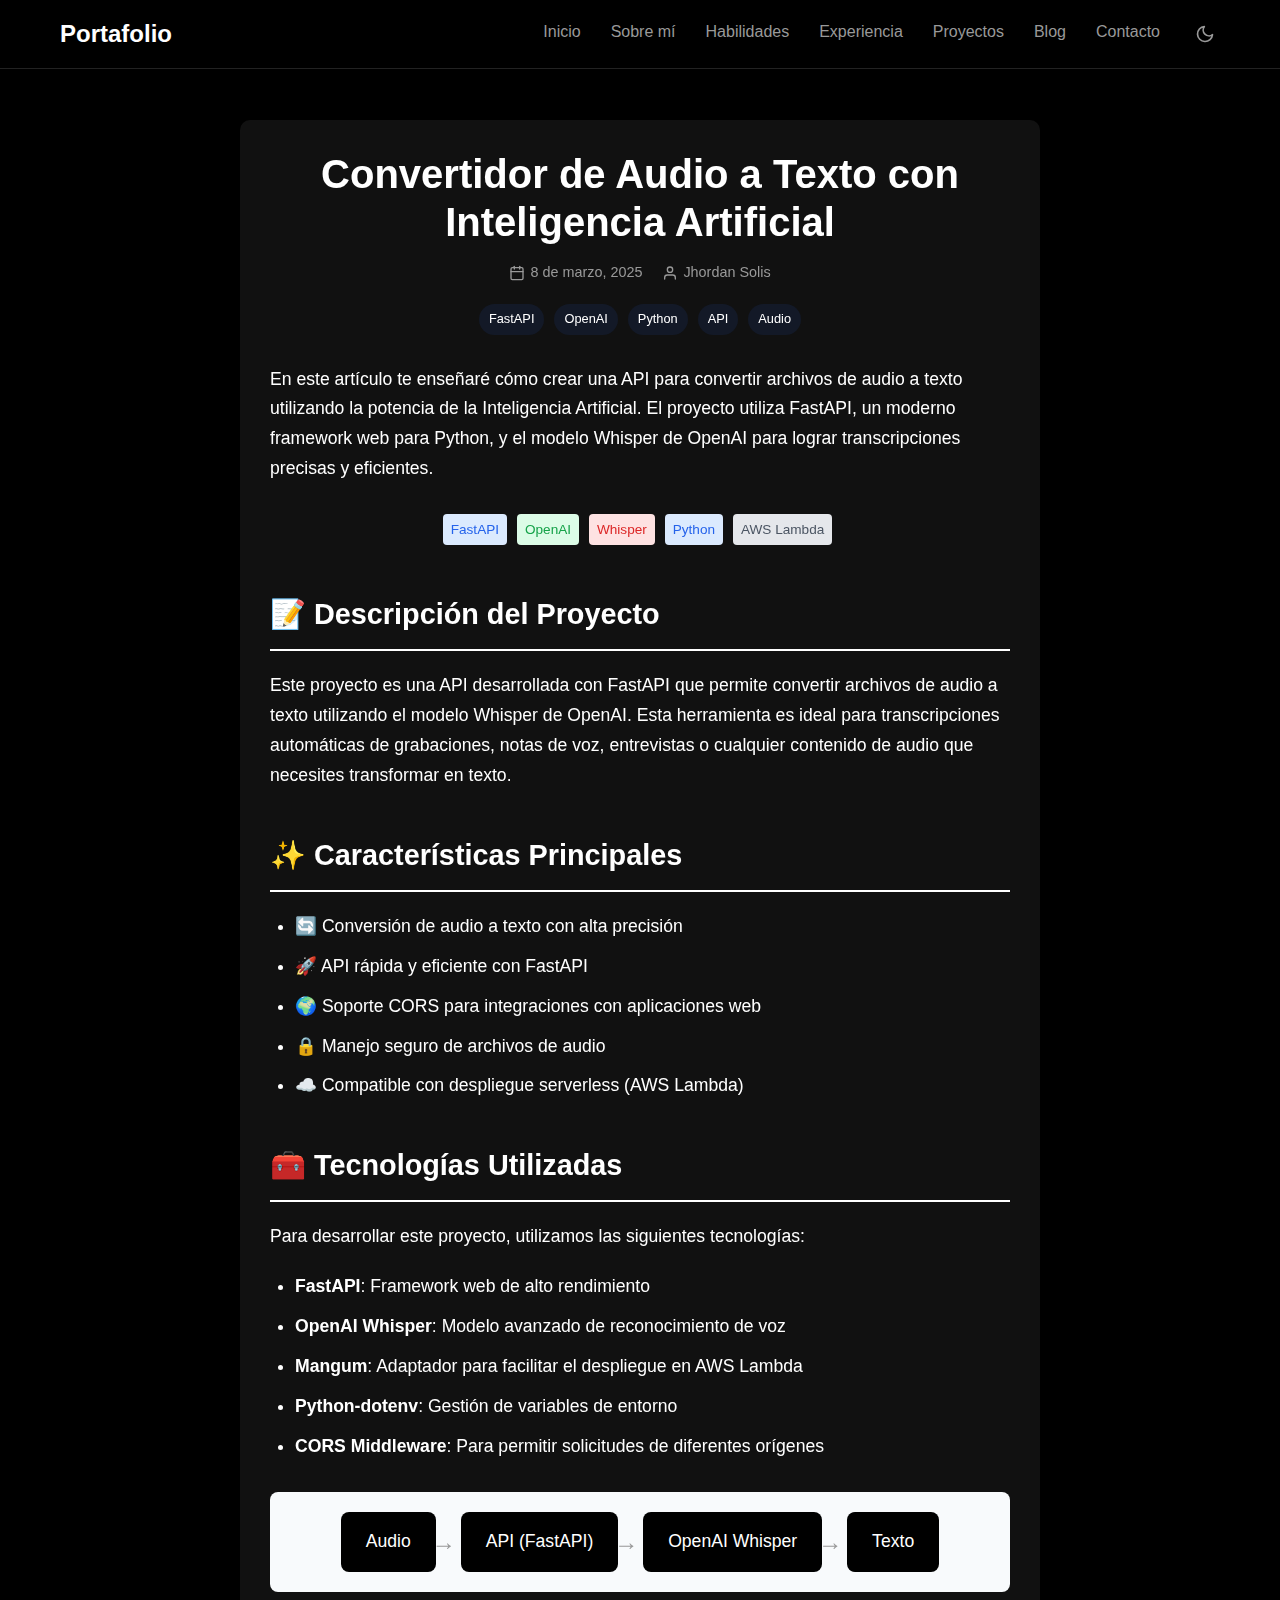
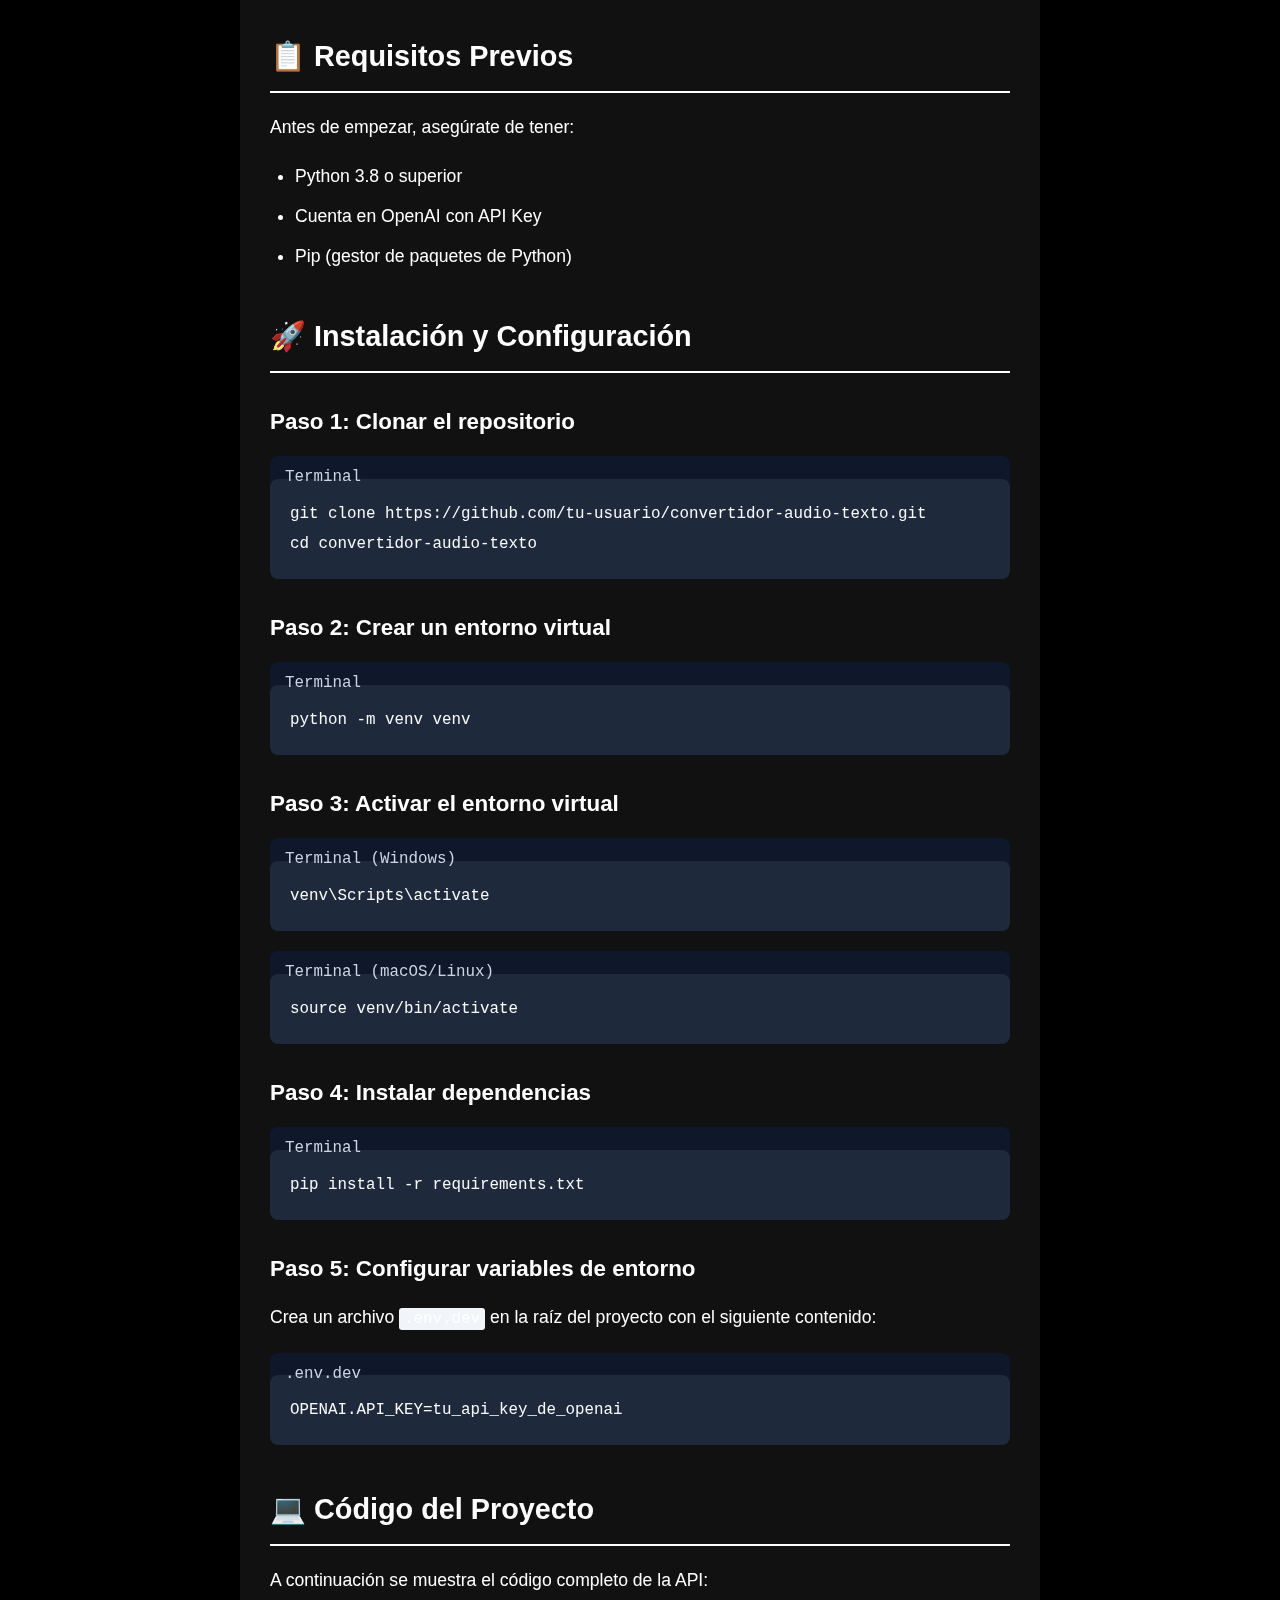
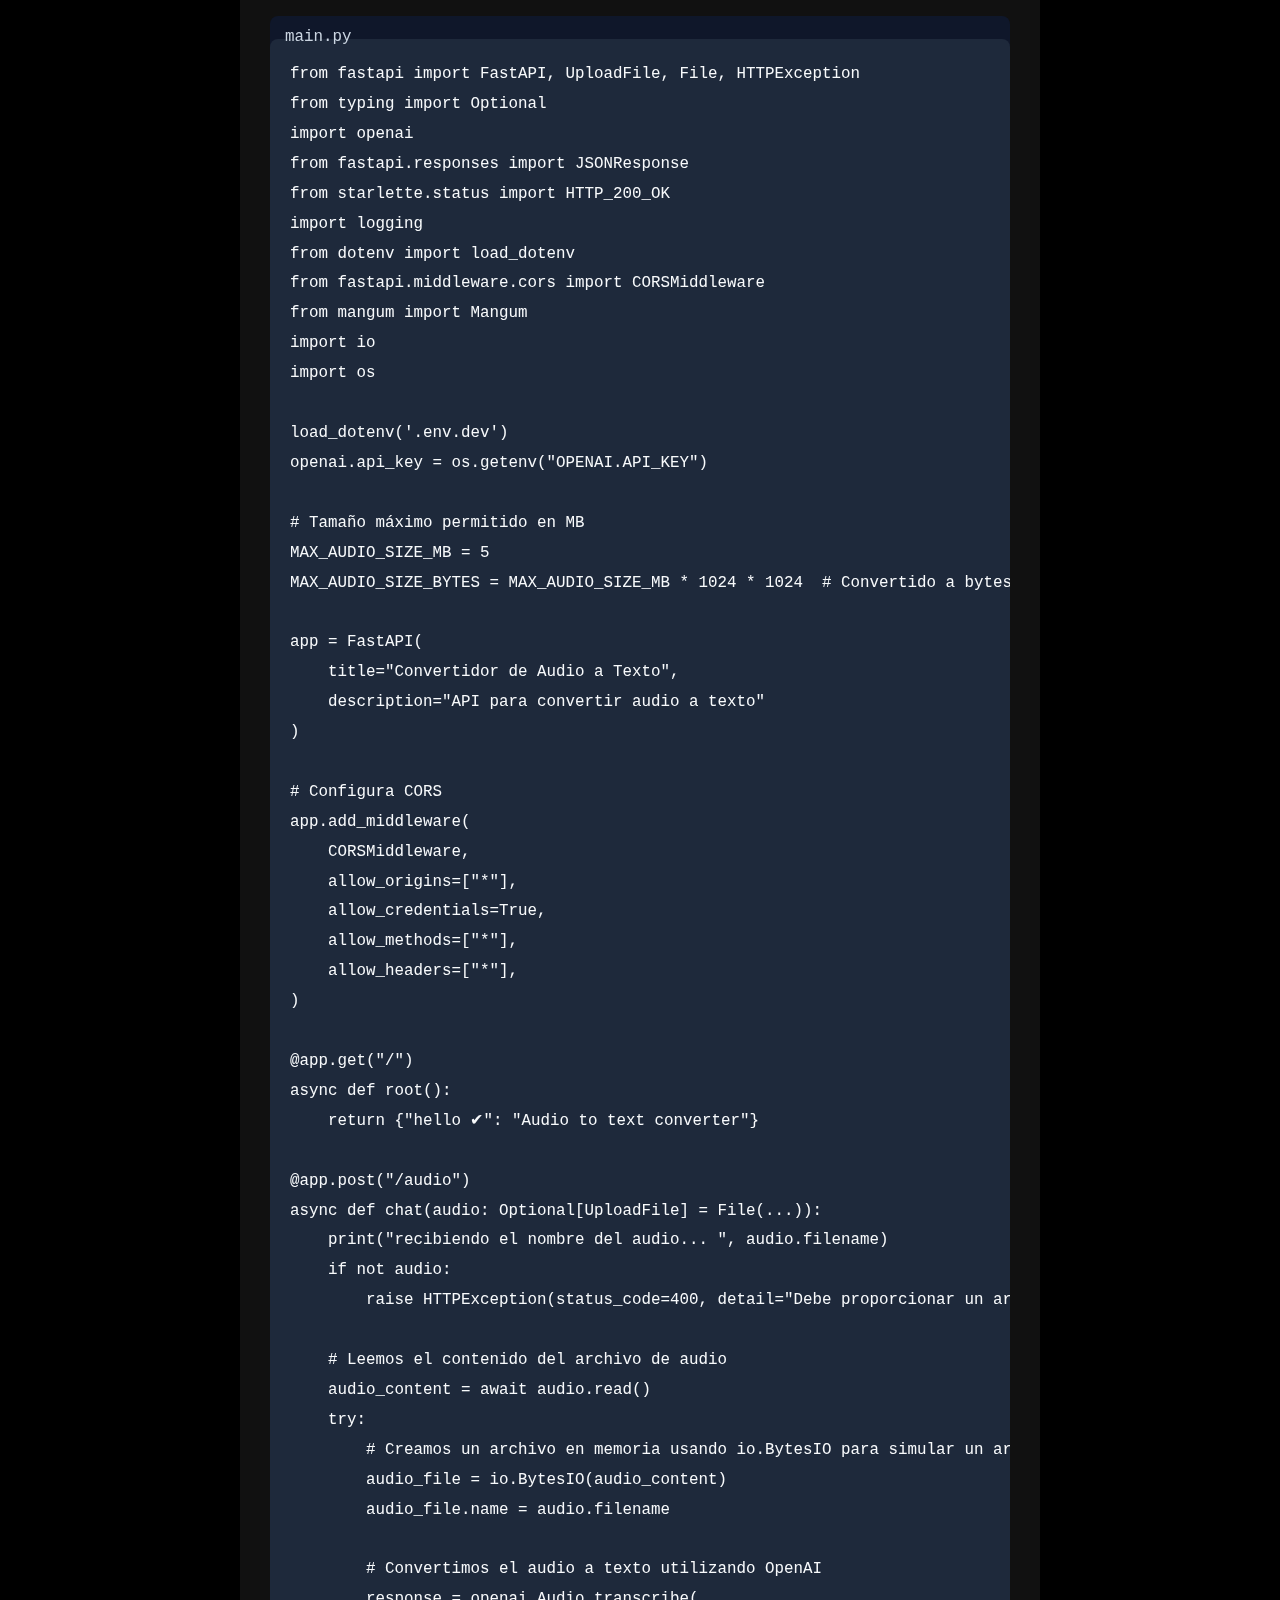
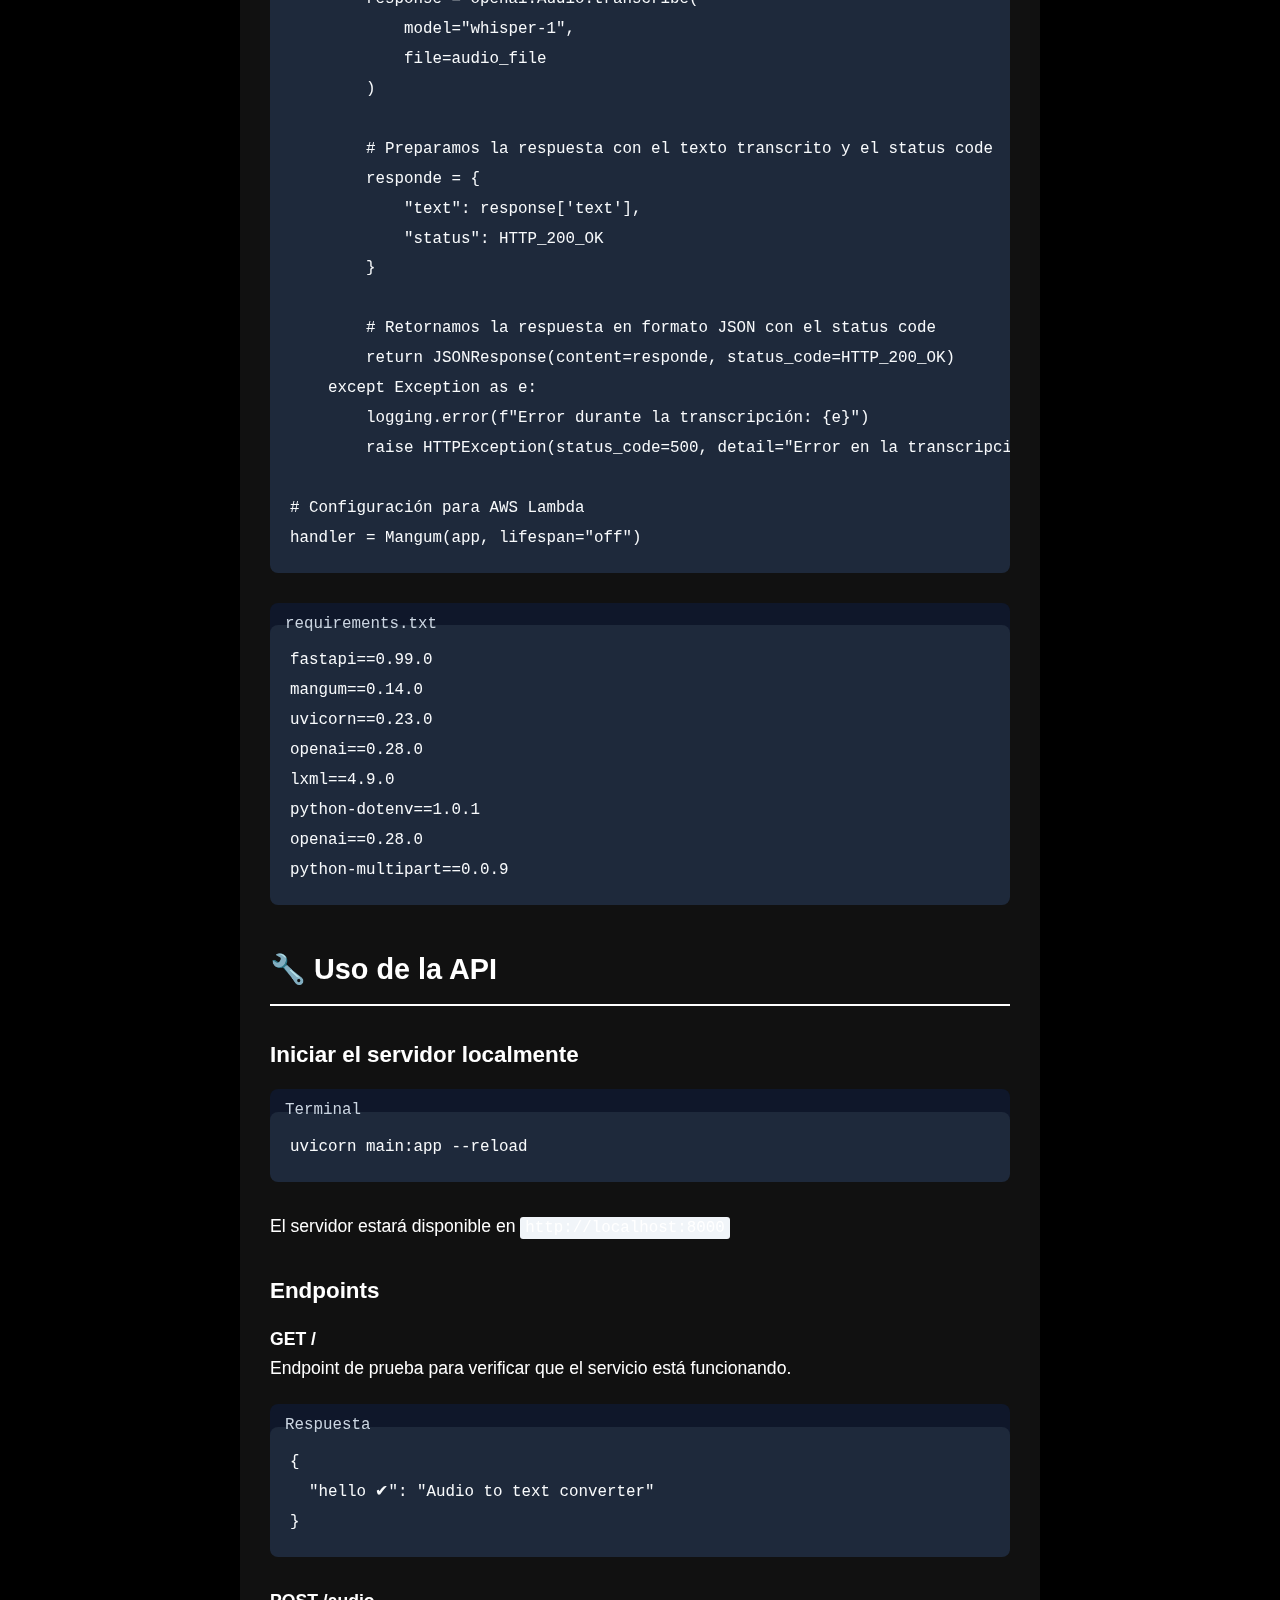
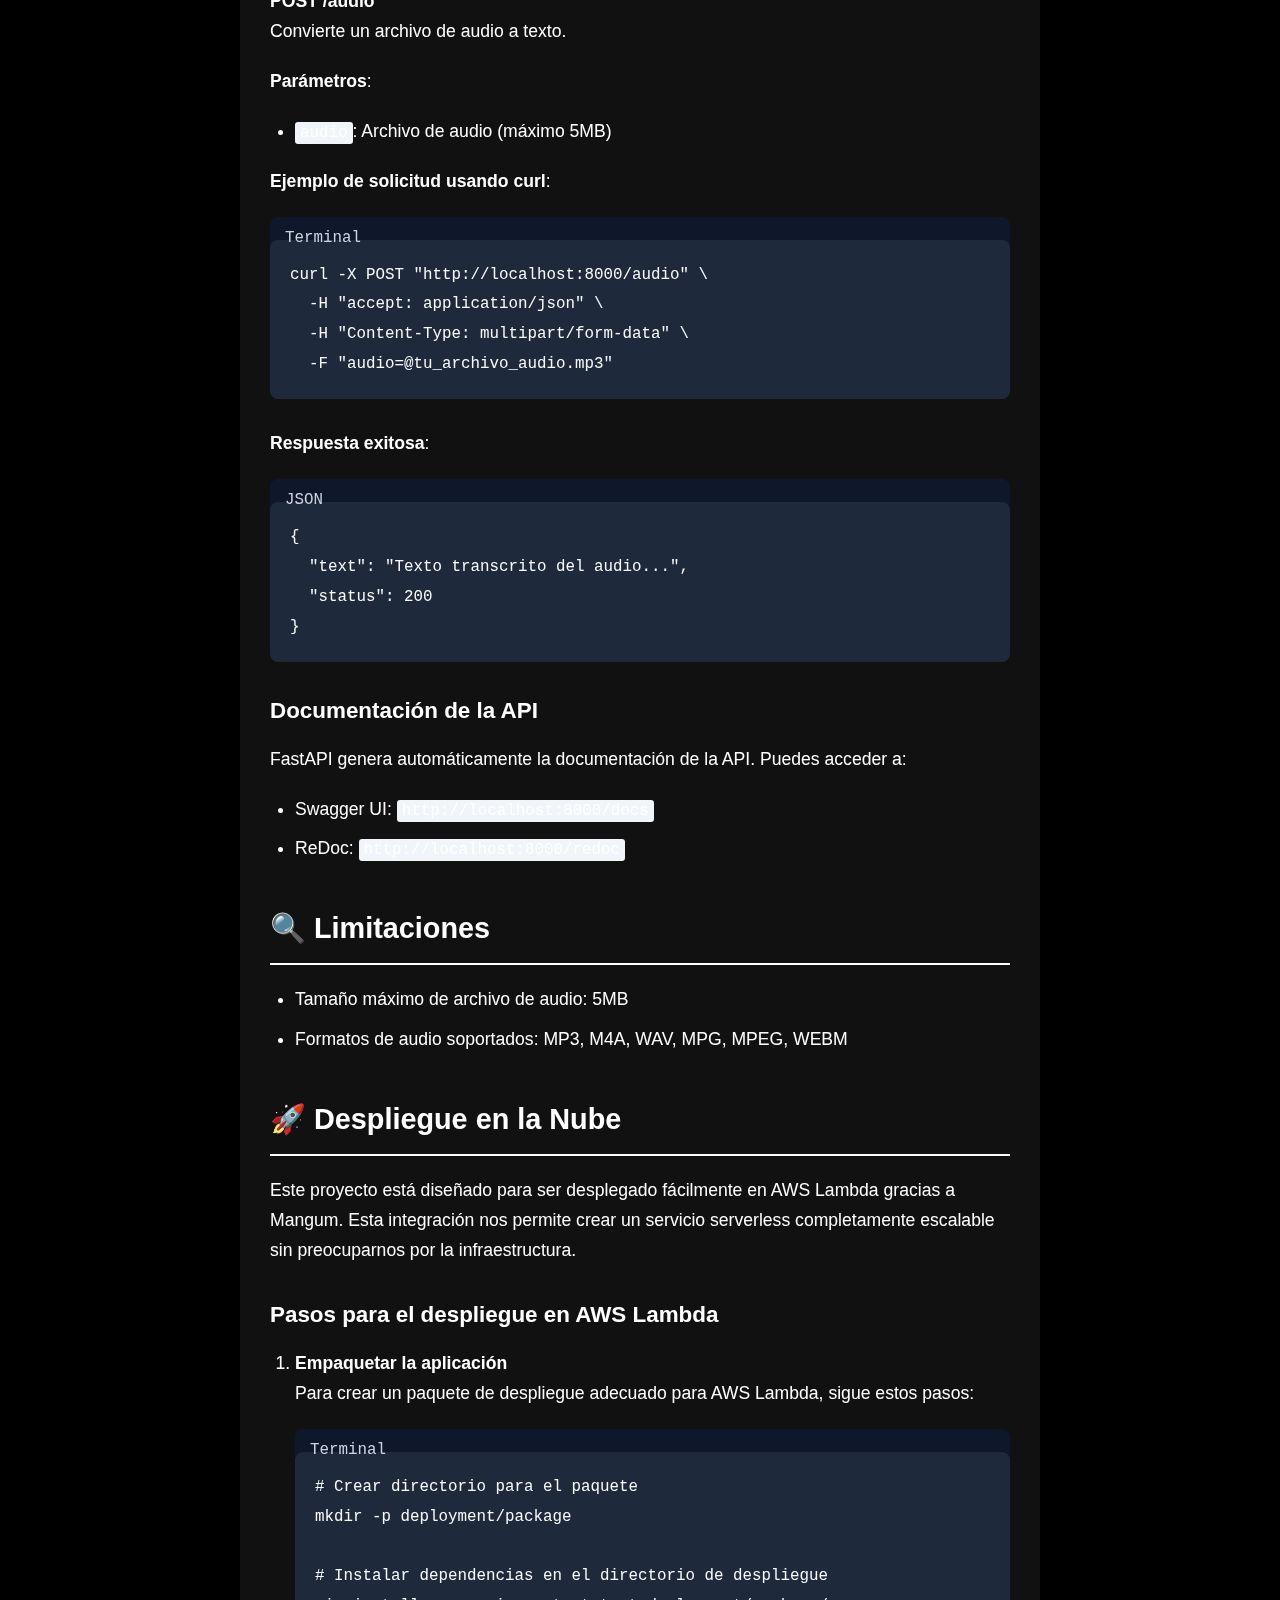
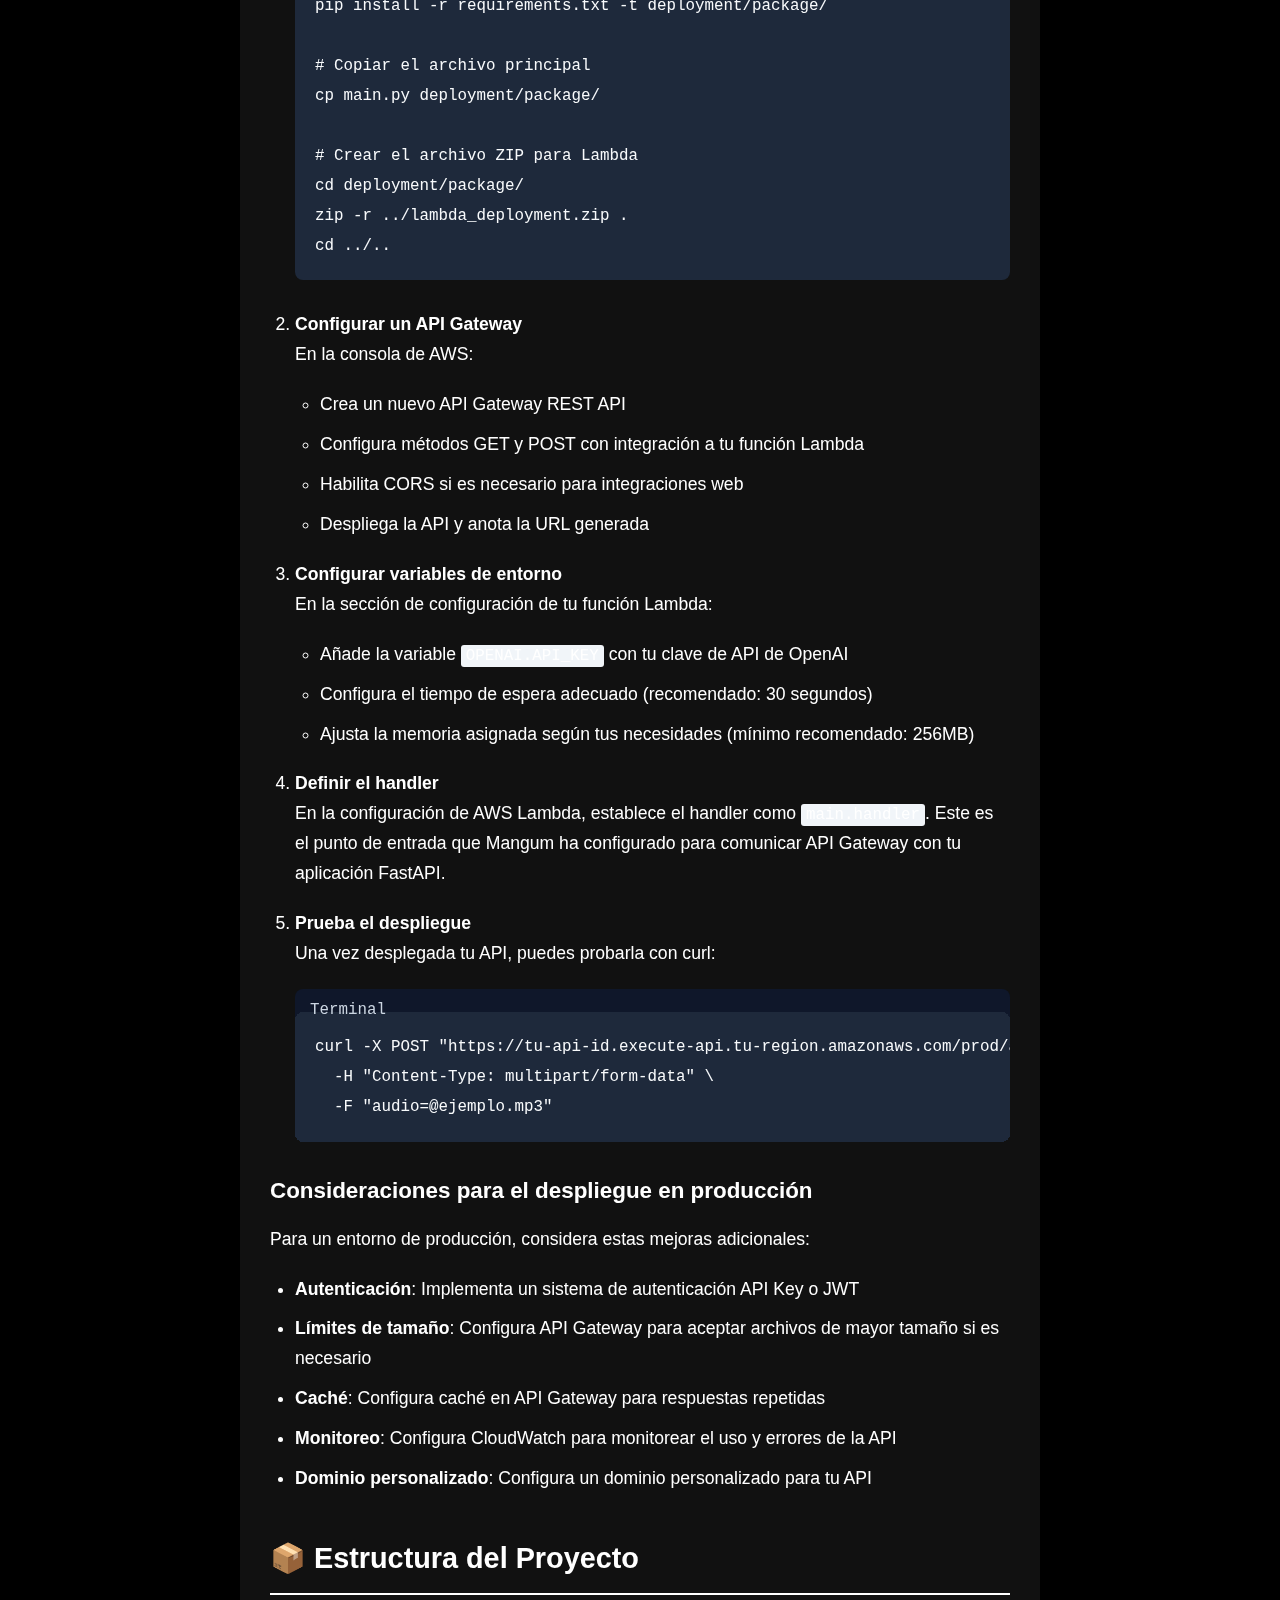
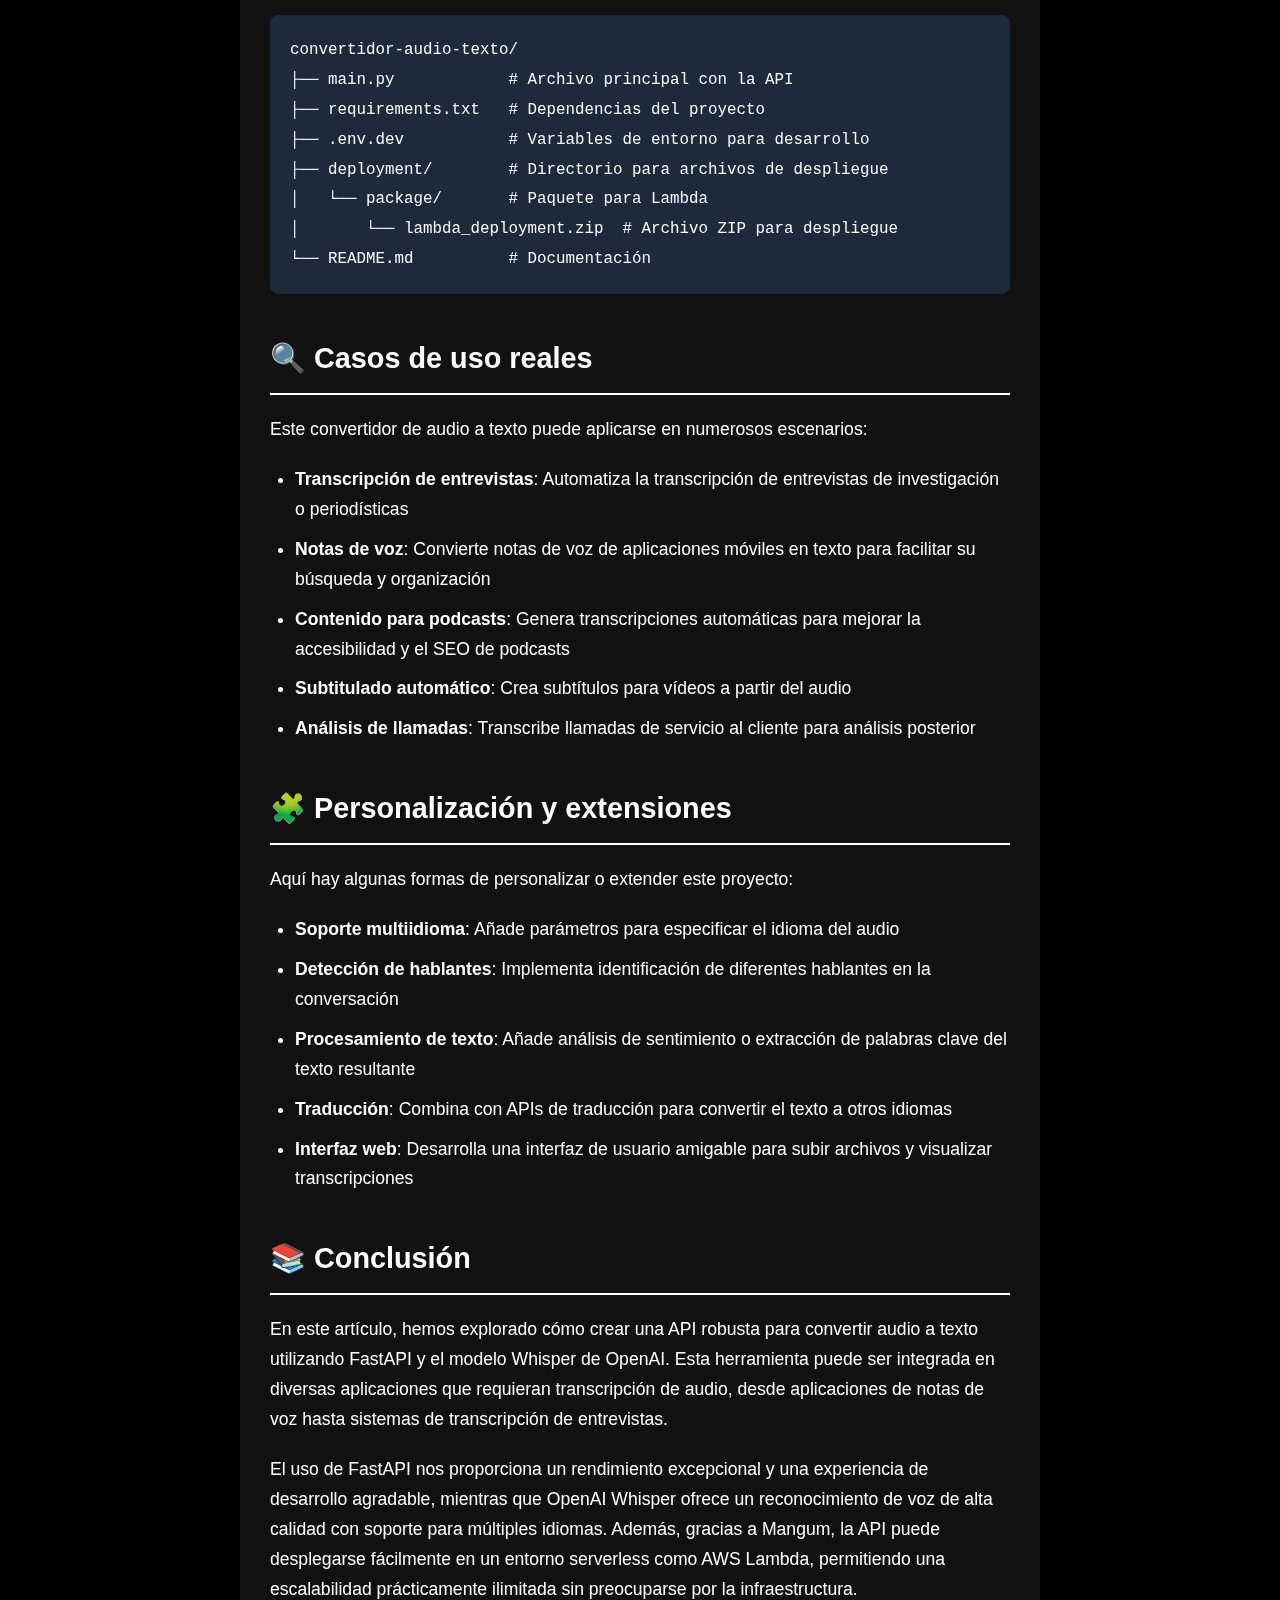
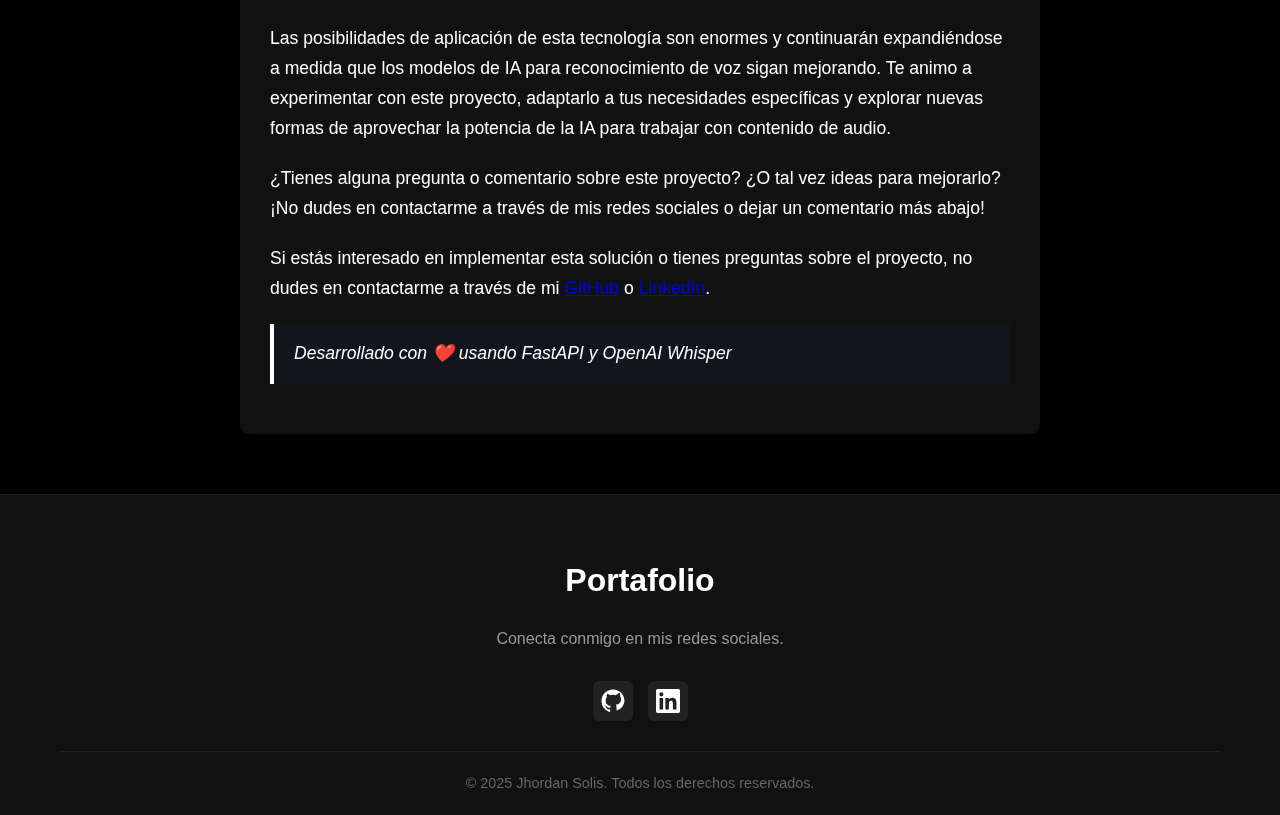
<file: blog-post-2.html>
<!DOCTYPE html>
<html lang="es">
<head>
    <meta charset="UTF-8">
    <meta name="viewport" content="width=device-width, initial-scale=1.0">
    <title>Convertidor de Audio a Texto con IA | API FastAPI | Proyecto</title>
    <meta name="description" content="Cómo crear una API para convertir audio a texto usando FastAPI y OpenAI Whisper. Proyecto completo con ejemplos de código y guía de implementación.">
    <link rel="shortcut icon" href="icons/image.png" type="image/x-icon">

    <link rel="stylesheet" href="style.css">
    <style>
        /* Estilos específicos para el artículo del blog */
        .blog-article {
            max-width: 800px;
            margin: 120px auto 60px;
            padding: 30px;
            background-color: var(--card-bg);
            box-shadow: 0 5px 20px rgba(0, 0, 0, 0.1);
            border-radius: 10px;
        }
        
        .blog-article__header {
            margin-bottom: 30px;
            text-align: center;
        }
        
        .blog-article__title {
            font-size: 2.5rem;
            color: var(--primary-color);
            margin-bottom: 15px;
            line-height: 1.2;
        }
        
        .blog-article__meta {
            display: flex;
            justify-content: center;
            align-items: center;
            gap: 20px;
            color: var(--text-light);
            font-size: 0.9rem;
            margin-bottom: 20px;
        }
        
        .blog-article__date, 
        .blog-article__author {
            display: flex;
            align-items: center;
        }
        
        .blog-article__date svg,
        .blog-article__author svg {
            margin-right: 5px;
        }
        
        .blog-article__tags {
            display: flex;
            flex-wrap: wrap;
            gap: 10px;
            justify-content: center;
        }
        
        .blog-article__tag {
            background-color: rgba(37, 99, 235, 0.1);
            color: var(--primary-color);
            padding: 5px 10px;
            border-radius: 20px;
            font-size: 0.8rem;
            font-weight: 500;
        }
        
        .blog-article__body {
            font-size: 1.1rem;
            line-height: 1.7;
            color: var(--text-color);
        }
        
        .blog-article__body h2 {
            font-size: 1.8rem;
            color: var(--dark-color);
            margin: 40px 0 20px;
            padding-bottom: 10px;
            border-bottom: 2px solid var(--primary-color);
        }
        
        .blog-article__body h3 {
            font-size: 1.4rem;
            color: var(--dark-color);
            margin: 30px 0 15px;
        }
        
        .blog-article__body p {
            margin-bottom: 20px;
        }
        
        .blog-article__body ul,
        .blog-article__body ol {
            margin-bottom: 20px;
            padding-left: 25px;
        }
        
        .blog-article__body li {
            margin-bottom: 10px;
        }
        
        .blog-article__body code {
            font-family: monospace;
            background-color: #f1f5f9;
            padding: 2px 5px;
            border-radius: 3px;
            font-size: 0.9em;
        }
        
        .blog-article__body pre {
            background-color: #1e293b;
            color: #f8fafc;
            padding: 20px;
            border-radius: 8px;
            overflow-x: auto;
            font-family: monospace;
            margin-bottom: 20px;
        }
        
        .blog-article__body pre code {
            background-color: transparent;
            color: inherit;
            padding: 0;
        }
        
        .blog-article__body blockquote {
            border-left: 4px solid var(--primary-color);
            padding: 15px 20px;
            background-color: rgba(37, 99, 235, 0.05);
            margin-bottom: 20px;
            font-style: italic;
        }
        
        .blog-article__body img {
            max-width: 100%;
            border-radius: 8px;
            margin: 20px 0;
        }
        
        .blog-article__body .code-filename {
            display: block;
            padding: 8px 15px;
            background-color: #0f172a;
            color: #cbd5e1;
            border-top-left-radius: 8px;
            border-top-right-radius: 8px;
            font-family: monospace;
            font-size: 0.9em;
            margin-bottom: -20px;
        }
        
        /* Estructura de código */
        .code-block {
            margin-bottom: 30px;
        }
        
        /* Diagrama de flujo */
        .flow-diagram {
            background-color: #f8fafc;
            padding: 20px;
            border-radius: 8px;
            margin: 30px 0;
            text-align: center;
        }
        
        .flow-step {
            display: inline-block;
            padding: 15px 25px;
            background-color:#000000;
            color: white;
            border-radius: 8px;
            margin: 0 10px;
            position: relative;
        }
        
        .flow-step:not(:last-child):after {
            content: "→";
            position: absolute;
            right: -20px;
            top: 50%;
            transform: translateY(-50%);
            font-size: 1.5rem;
            color: var(--text-light);
        }
        
        .badge {
            display: inline-block;
            background-color: #e5e7eb;
            color: #4b5563;
            padding: 4px 8px;
            border-radius: 4px;
            font-size: 0.85rem;
            margin-right: 5px;
            margin-bottom: 5px;
        }
        
        .badge.blue {
            background-color: #dbeafe;
            color: #2563eb;
        }
        
        .badge.green {
            background-color: #dcfce7;
            color: #16a34a;
        }
        
        .badge.red {
            background-color: #fee2e2;
            color: #dc2626;
        }
        
        @media (max-width: 768px) {
            .blog-article {
                padding: 20px;
                margin-top: 100px;
            }
            
            .blog-article__title {
                font-size: 2rem;
            }
            
            .flow-diagram {
                display: flex;
                flex-direction: column;
                align-items: center;
                gap: 40px;
            }
            
            .flow-step {
                width: 80%;
            }
            
            .flow-step:not(:last-child):after {
                content: "↓";
                right: auto;
                bottom: -30px;
                top: auto;
                left: 50%;
                transform: translateX(-50%);
            }
        }
    </style>
</head>
<body>
    <!-- Navbar (se mantiene la del template) -->
    <nav class="navbar">
        <div class="navbar-container">
            <a href="index.html" class="logo">Portafolio</a>
            <div class="menu-toggle" id="menuToggle">
                <span></span>
                <span></span>
                <span></span>
            </div>
            <ul class="nav-links" id="navLinks">
                <li><a href="index.html">Inicio</a></li>
                <li><a href="index.html#about">Sobre mí</a></li>
                <li><a href="index.html#skills">Habilidades</a></li>
                <li><a href="index.html#experience">Experiencia</a></li>
                <li><a href="index.html#projects">Proyectos</a></li>
                <li><a href="index.html#blog">Blog</a></li>
                <li><a href="index.html#contact">Contacto</a></li>
                <li>
                    <button id="theme-toggle" class="theme-toggle" aria-label="Cambiar tema">
                        <svg xmlns="http://www.w3.org/2000/svg" width="20" height="20" viewBox="0 0 24 24" fill="none" stroke="currentColor" stroke-width="2" stroke-linecap="round" stroke-linejoin="round" class="sun-icon">
                            <circle cx="12" cy="12" r="5"></circle>
                            <line x1="12" y1="1" x2="12" y2="3"></line>
                            <line x1="12" y1="21" x2="12" y2="23"></line>
                            <line x1="4.22" y1="4.22" x2="5.64" y2="5.64"></line>
                            <line x1="18.36" y1="18.36" x2="19.78" y2="19.78"></line>
                            <line x1="1" y1="12" x2="3" y2="12"></line>
                            <line x1="21" y1="12" x2="23" y2="12"></line>
                            <line x1="4.22" y1="19.78" x2="5.64" y2="18.36"></line>
                            <line x1="18.36" y1="5.64" x2="19.78" y2="4.22"></line>
                        </svg>
                        <svg xmlns="http://www.w3.org/2000/svg" width="20" height="20" viewBox="0 0 24 24" fill="none" stroke="currentColor" stroke-width="2" stroke-linecap="round" stroke-linejoin="round" class="moon-icon" style="display: none;">
                            <path d="M21 12.79A9 9 0 1 1 11.21 3 7 7 0 0 0 21 12.79z"></path>
                        </svg>
                    </button>
                </li>
            </ul>
        </div>
    </nav>
    
    <!-- Artículo del Blog -->
    <article class="blog-article">
        <header class="blog-article__header">
            <h1 class="blog-article__title">Convertidor de Audio a Texto con Inteligencia Artificial</h1>
            <div class="blog-article__meta">
                <div class="blog-article__date">
                    <svg xmlns="http://www.w3.org/2000/svg" width="16" height="16" viewBox="0 0 24 24" fill="none" stroke="currentColor" stroke-width="2" stroke-linecap="round" stroke-linejoin="round">
                        <rect x="3" y="4" width="18" height="18" rx="2" ry="2"></rect>
                        <line x1="16" y1="2" x2="16" y2="6"></line>
                        <line x1="8" y1="2" x2="8" y2="6"></line>
                        <line x1="3" y1="10" x2="21" y2="10"></line>
                    </svg>
                    8 de marzo, 2025
                </div>
                <div class="blog-article__author">
                    <svg xmlns="http://www.w3.org/2000/svg" width="16" height="16" viewBox="0 0 24 24" fill="none" stroke="currentColor" stroke-width="2" stroke-linecap="round" stroke-linejoin="round">
                        <path d="M20 21v-2a4 4 0 0 0-4-4H8a4 4 0 0 0-4 4v2"></path>
                        <circle cx="12" cy="7" r="4"></circle>
                    </svg>
                    Jhordan Solis
                </div>
            </div>
            <div class="blog-article__tags">
                <span class="blog-article__tag">FastAPI</span>
                <span class="blog-article__tag">OpenAI</span>
                <span class="blog-article__tag">Python</span>
                <span class="blog-article__tag">API</span>
                <span class="blog-article__tag">Audio</span>
            </div>
        </header>
        
        <div class="blog-article__body">
            <p>
                En este artículo te enseñaré cómo crear una API para convertir archivos de audio a texto utilizando la potencia de la Inteligencia Artificial. El proyecto utiliza FastAPI, un moderno framework web para Python, y el modelo Whisper de OpenAI para lograr transcripciones precisas y eficientes.
            </p>
            
            <div style="text-align: center; margin: 30px 0;">
                <span class="badge blue">FastAPI</span>
                <span class="badge green">OpenAI</span>
                <span class="badge red">Whisper</span>
                <span class="badge blue">Python</span>
                <span class="badge">AWS Lambda</span>
            </div>

            <h2>📝 Descripción del Proyecto</h2>
            <p>
                Este proyecto es una API desarrollada con FastAPI que permite convertir archivos de audio a texto utilizando el modelo Whisper de OpenAI. Esta herramienta es ideal para transcripciones automáticas de grabaciones, notas de voz, entrevistas o cualquier contenido de audio que necesites transformar en texto.
            </p>
            
            <h2>✨ Características Principales</h2>
            <ul>
                <li>🔄 Conversión de audio a texto con alta precisión</li>
                <li>🚀 API rápida y eficiente con FastAPI</li>
                <li>🌍 Soporte CORS para integraciones con aplicaciones web</li>
                <li>🔒 Manejo seguro de archivos de audio</li>
                <li>☁️ Compatible con despliegue serverless (AWS Lambda)</li>
            </ul>
            
            <h2>🧰 Tecnologías Utilizadas</h2>
            <p>
                Para desarrollar este proyecto, utilizamos las siguientes tecnologías:
            </p>
            <ul>
                <li><strong>FastAPI</strong>: Framework web de alto rendimiento</li>
                <li><strong>OpenAI Whisper</strong>: Modelo avanzado de reconocimiento de voz</li>
                <li><strong>Mangum</strong>: Adaptador para facilitar el despliegue en AWS Lambda</li>
                <li><strong>Python-dotenv</strong>: Gestión de variables de entorno</li>
                <li><strong>CORS Middleware</strong>: Para permitir solicitudes de diferentes orígenes</li>
            </ul>

            <div class="flow-diagram">
                <div class="flow-step">Audio</div>
                <div class="flow-step">API (FastAPI)</div>
                <div class="flow-step">OpenAI Whisper</div>
                <div class="flow-step">Texto</div>
            </div>
            
            <h2>📋 Requisitos Previos</h2>
            <p>
                Antes de empezar, asegúrate de tener:
            </p>
            <ul>
                <li>Python 3.8 o superior</li>
                <li>Cuenta en OpenAI con API Key</li>
                <li>Pip (gestor de paquetes de Python)</li>
            </ul>
            
            <h2>🚀 Instalación y Configuración</h2>
            
            <h3>Paso 1: Clonar el repositorio</h3>
            <div class="code-block">
                <span class="code-filename">Terminal</span>
                <pre><code>git clone https://github.com/tu-usuario/convertidor-audio-texto.git
cd convertidor-audio-texto</code></pre>
            </div>
            
            <h3>Paso 2: Crear un entorno virtual</h3>
            <div class="code-block">
                <span class="code-filename">Terminal</span>
                <pre><code>python -m venv venv</code></pre>
            </div>
            
            <h3>Paso 3: Activar el entorno virtual</h3>
            <div class="code-block">
                <span class="code-filename">Terminal (Windows)</span>
                <pre><code>venv\Scripts\activate</code></pre>
                
                <span class="code-filename">Terminal (macOS/Linux)</span>
                <pre><code>source venv/bin/activate</code></pre>
            </div>
            
            <h3>Paso 4: Instalar dependencias</h3>
            <div class="code-block">
                <span class="code-filename">Terminal</span>
                <pre><code>pip install -r requirements.txt</code></pre>
            </div>
            
            <h3>Paso 5: Configurar variables de entorno</h3>
            <p>
                Crea un archivo <code>.env.dev</code> en la raíz del proyecto con el siguiente contenido:
            </p>
            <div class="code-block">
                <span class="code-filename">.env.dev</span>
                <pre><code>OPENAI.API_KEY=tu_api_key_de_openai</code></pre>
            </div>
            
            <h2>💻 Código del Proyecto</h2>
            <p>
                A continuación se muestra el código completo de la API:
            </p>
            
            <div class="code-block">
                <span class="code-filename">main.py</span>
                <pre><code>from fastapi import FastAPI, UploadFile, File, HTTPException
from typing import Optional
import openai
from fastapi.responses import JSONResponse
from starlette.status import HTTP_200_OK
import logging
from dotenv import load_dotenv
from fastapi.middleware.cors import CORSMiddleware
from mangum import Mangum
import io
import os

load_dotenv('.env.dev')
openai.api_key = os.getenv("OPENAI.API_KEY")

# Tamaño máximo permitido en MB
MAX_AUDIO_SIZE_MB = 5 
MAX_AUDIO_SIZE_BYTES = MAX_AUDIO_SIZE_MB * 1024 * 1024  # Convertido a bytes

app = FastAPI(
    title="Convertidor de Audio a Texto",
    description="API para convertir audio a texto"
)

# Configura CORS
app.add_middleware(
    CORSMiddleware,
    allow_origins=["*"],
    allow_credentials=True,
    allow_methods=["*"],
    allow_headers=["*"],
)

@app.get("/")
async def root():
    return {"hello ✔": "Audio to text converter"}

@app.post("/audio")
async def chat(audio: Optional[UploadFile] = File(...)):
    print("recibiendo el nombre del audio... ", audio.filename)
    if not audio:
        raise HTTPException(status_code=400, detail="Debe proporcionar un archivo de audio")
    
    # Leemos el contenido del archivo de audio
    audio_content = await audio.read()
    try:
        # Creamos un archivo en memoria usando io.BytesIO para simular un archivo
        audio_file = io.BytesIO(audio_content)
        audio_file.name = audio.filename
        
        # Convertimos el audio a texto utilizando OpenAI
        response = openai.Audio.transcribe(
            model="whisper-1",
            file=audio_file
        )
        
        # Preparamos la respuesta con el texto transcrito y el status code
        responde = {
            "text": response['text'],
            "status": HTTP_200_OK
        }
        
        # Retornamos la respuesta en formato JSON con el status code
        return JSONResponse(content=responde, status_code=HTTP_200_OK)
    except Exception as e:
        logging.error(f"Error durante la transcripción: {e}")
        raise HTTPException(status_code=500, detail="Error en la transcripción del audio.")

# Configuración para AWS Lambda
handler = Mangum(app, lifespan="off")</code></pre>
            </div>
            
            <div class="code-block">
                <span class="code-filename">requirements.txt</span>
                <pre><code>fastapi==0.99.0
mangum==0.14.0
uvicorn==0.23.0
openai==0.28.0
lxml==4.9.0
python-dotenv==1.0.1
openai==0.28.0
python-multipart==0.0.9</code></pre>
            </div>
            
            <h2>🔧 Uso de la API</h2>
            
            <h3>Iniciar el servidor localmente</h3>
            <div class="code-block">
                <span class="code-filename">Terminal</span>
                <pre><code>uvicorn main:app --reload</code></pre>
            </div>
            <p>
                El servidor estará disponible en <code>http://localhost:8000</code>
            </p>
            
            <h3>Endpoints</h3>
            
            <h4>GET /</h4>
            <p>
                Endpoint de prueba para verificar que el servicio está funcionando.
            </p>
            <div class="code-block">
                <span class="code-filename">Respuesta</span>
                <pre><code>{
  "hello ✔": "Audio to text converter"
}</code></pre>
            </div>
            
            <h4>POST /audio</h4>
            <p>
                Convierte un archivo de audio a texto.
            </p>
            <p>
                <strong>Parámetros</strong>:
            </p>
            <ul>
                <li><code>audio</code>: Archivo de audio (máximo 5MB)</li>
            </ul>
            
            <p>
                <strong>Ejemplo de solicitud usando curl</strong>:
            </p>
            <div class="code-block">
                <span class="code-filename">Terminal</span>
                <pre><code>curl -X POST "http://localhost:8000/audio" \
  -H "accept: application/json" \
  -H "Content-Type: multipart/form-data" \
  -F "audio=@tu_archivo_audio.mp3"</code></pre>
            </div>
            
            <p>
                <strong>Respuesta exitosa</strong>:
            </p>
            <div class="code-block">
                <span class="code-filename">JSON</span>
                <pre><code>{
  "text": "Texto transcrito del audio...",
  "status": 200
}</code></pre>
            </div>
            
            <h3>Documentación de la API</h3>
            <p>
                FastAPI genera automáticamente la documentación de la API. Puedes acceder a:
            </p>
            <ul>
                <li>Swagger UI: <code>http://localhost:8000/docs</code></li>
                <li>ReDoc: <code>http://localhost:8000/redoc</code></li>
            </ul>
            
            <h2>🔍 Limitaciones</h2>
            <ul>
                <li>Tamaño máximo de archivo de audio: 5MB</li>
                <li>Formatos de audio soportados: MP3, M4A, WAV, MPG, MPEG, WEBM</li>
            </ul>
             
            <h2>🚀 Despliegue en la Nube</h2>
            <p>
                Este proyecto está diseñado para ser desplegado fácilmente en AWS Lambda gracias a Mangum. Esta integración nos permite crear un servicio serverless completamente escalable sin preocuparnos por la infraestructura.
            </p>
            
            <h3>Pasos para el despliegue en AWS Lambda</h3>
            <ol>
                <li>
                    <strong>Empaquetar la aplicación</strong>
                    <p>Para crear un paquete de despliegue adecuado para AWS Lambda, sigue estos pasos:</p>
                    <div class="code-block">
                        <span class="code-filename">Terminal</span>
                        <pre><code># Crear directorio para el paquete
mkdir -p deployment/package

# Instalar dependencias en el directorio de despliegue
pip install -r requirements.txt -t deployment/package/

# Copiar el archivo principal
cp main.py deployment/package/

# Crear el archivo ZIP para Lambda
cd deployment/package/
zip -r ../lambda_deployment.zip .
cd ../..</code></pre>
                    </div>
                </li>
                <li>
                    <strong>Configurar un API Gateway</strong>
                    <p>En la consola de AWS:</p>
                    <ul>
                        <li>Crea un nuevo API Gateway REST API</li>
                        <li>Configura métodos GET y POST con integración a tu función Lambda</li>
                        <li>Habilita CORS si es necesario para integraciones web</li>
                        <li>Despliega la API y anota la URL generada</li>
                    </ul>
                </li>
                <li>
                    <strong>Configurar variables de entorno</strong>
                    <p>En la sección de configuración de tu función Lambda:</p>
                    <ul>
                        <li>Añade la variable <code>OPENAI.API_KEY</code> con tu clave de API de OpenAI</li>
                        <li>Configura el tiempo de espera adecuado (recomendado: 30 segundos)</li>
                        <li>Ajusta la memoria asignada según tus necesidades (mínimo recomendado: 256MB)</li>
                    </ul>
                </li>
                <li>
                    <strong>Definir el handler</strong>
                    <p>En la configuración de AWS Lambda, establece el handler como <code>main.handler</code>. Este es el punto de entrada que Mangum ha configurado para comunicar API Gateway con tu aplicación FastAPI.</p>
                </li>
                <li>
                    <strong>Prueba el despliegue</strong>
                    <p>Una vez desplegada tu API, puedes probarla con curl:</p>
                    <div class="code-block">
                        <span class="code-filename">Terminal</span>
                        <pre><code>curl -X POST "https://tu-api-id.execute-api.tu-region.amazonaws.com/prod/audio" \
  -H "Content-Type: multipart/form-data" \
  -F "audio=@ejemplo.mp3"</code></pre>
                    </div>
                </li>
            </ol>
            
            <h3>Consideraciones para el despliegue en producción</h3>
            <p>
                Para un entorno de producción, considera estas mejoras adicionales:
            </p>
            <ul>
                <li><strong>Autenticación</strong>: Implementa un sistema de autenticación API Key o JWT</li>
                <li><strong>Límites de tamaño</strong>: Configura API Gateway para aceptar archivos de mayor tamaño si es necesario</li>
                <li><strong>Caché</strong>: Configura caché en API Gateway para respuestas repetidas</li>
                <li><strong>Monitoreo</strong>: Configura CloudWatch para monitorear el uso y errores de la API</li>
                <li><strong>Dominio personalizado</strong>: Configura un dominio personalizado para tu API</li>
            </ul>
            
            <h2>📦 Estructura del Proyecto</h2>
            <div class="code-block">
                <pre><code>convertidor-audio-texto/
├── main.py            # Archivo principal con la API
├── requirements.txt   # Dependencias del proyecto
├── .env.dev           # Variables de entorno para desarrollo
├── deployment/        # Directorio para archivos de despliegue
│   └── package/       # Paquete para Lambda
│       └── lambda_deployment.zip  # Archivo ZIP para despliegue
└── README.md          # Documentación</code></pre>
            </div>
            
            <h2>🔍 Casos de uso reales</h2>
            <p>
                Este convertidor de audio a texto puede aplicarse en numerosos escenarios:
            </p>
            <ul>
                <li><strong>Transcripción de entrevistas</strong>: Automatiza la transcripción de entrevistas de investigación o periodísticas</li>
                <li><strong>Notas de voz</strong>: Convierte notas de voz de aplicaciones móviles en texto para facilitar su búsqueda y organización</li>
                <li><strong>Contenido para podcasts</strong>: Genera transcripciones automáticas para mejorar la accesibilidad y el SEO de podcasts</li>
                <li><strong>Subtitulado automático</strong>: Crea subtítulos para vídeos a partir del audio</li>
                <li><strong>Análisis de llamadas</strong>: Transcribe llamadas de servicio al cliente para análisis posterior</li>
            </ul>
            
            <h2>🧩 Personalización y extensiones</h2>
            <p>
                Aquí hay algunas formas de personalizar o extender este proyecto:
            </p>
            <ul>
                <li><strong>Soporte multiidioma</strong>: Añade parámetros para especificar el idioma del audio</li>
                <li><strong>Detección de hablantes</strong>: Implementa identificación de diferentes hablantes en la conversación</li>
                <li><strong>Procesamiento de texto</strong>: Añade análisis de sentimiento o extracción de palabras clave del texto resultante</li>
                <li><strong>Traducción</strong>: Combina con APIs de traducción para convertir el texto a otros idiomas</li>
                <li><strong>Interfaz web</strong>: Desarrolla una interfaz de usuario amigable para subir archivos y visualizar transcripciones</li>
            </ul>
            
            <h2>📚 Conclusión</h2>
            <p>
                En este artículo, hemos explorado cómo crear una API robusta para convertir audio a texto utilizando FastAPI y el modelo Whisper de OpenAI. Esta herramienta puede ser integrada en diversas aplicaciones que requieran transcripción de audio, desde aplicaciones de notas de voz hasta sistemas de transcripción de entrevistas.
            </p>
            <p>
                El uso de FastAPI nos proporciona un rendimiento excepcional y una experiencia de desarrollo agradable, mientras que OpenAI Whisper ofrece un reconocimiento de voz de alta calidad con soporte para múltiples idiomas. Además, gracias a Mangum, la API puede desplegarse fácilmente en un entorno serverless como AWS Lambda, permitiendo una escalabilidad prácticamente ilimitada sin preocuparse por la infraestructura.
            </p>
            <p>
                Las posibilidades de aplicación de esta tecnología son enormes y continuarán expandiéndose a medida que los modelos de IA para reconocimiento de voz sigan mejorando. Te animo a experimentar con este proyecto, adaptarlo a tus necesidades específicas y explorar nuevas formas de aprovechar la potencia de la IA para trabajar con contenido de audio.
            </p>
            <p>
                ¿Tienes alguna pregunta o comentario sobre este proyecto? ¿O tal vez ideas para mejorarlo? ¡No dudes en contactarme a través de mis redes sociales o dejar un comentario más abajo!
            </p>
                        
            <p>
                Si estás interesado en implementar esta solución o tienes preguntas sobre el proyecto, 
                no dudes en contactarme a través de mi <a href="https://github.com/yordansolis" target="_blank">GitHub</a> 
                o <a href="https://www.linkedin.com/in/jhordan-solis/" target="_blank">LinkedIn</a>.
            </p>
            <blockquote>
                Desarrollado con ❤️ usando FastAPI y OpenAI Whisper
            </blockquote>
        </div>
    </article>

    <!-- Footer (se mantiene el del template) -->
    <footer class="site-footer">
        <div class="site-footer__content">
          <!-- Título o logo -->
          <h3 class="site-footer__logo">Portafolio</h3>
          <!-- Texto descriptivo -->
          <p class="site-footer__text">Conecta conmigo en mis redes sociales.</p>
          <!-- Lista de enlaces sociales -->
          <ul class="site-footer__links">
            <li>
              <a href="https://github.com/yordansolis" class="site-footer__social-link" target="_blank" aria-label="GitHub">
                <!-- Ícono de GitHub -->
                <svg xmlns="http://www.w3.org/2000/svg" width="24" height="24" fill="currentColor" viewBox="0 0 24 24">
                  <path d="M12 .5C5.65.5.5 5.65.5 12a11.5 11.5 0 007.86 10.93c.57.1.78-.25.78-.56v-2.06c-3.2.7-3.87-1.54-3.87-1.54-.52-1.33-1.27-1.69-1.27-1.69-1.04-.72.08-.7.08-.7 1.15.08 1.76 1.18 1.76 1.18 1.02 1.75 2.67 1.25 3.33.95.1-.74.4-1.25.73-1.54-2.55-.29-5.23-1.27-5.23-5.66 0-1.25.45-2.26 1.18-3.05-.12-.3-.52-1.53.12-3.2 0 0 .97-.31 3.18 1.18a11.04 11.04 0 015.78 0C17.73 3.38 18.7 3.7 18.7 3.7c.64 1.67.24 2.9.12 3.2.74.79 1.18 1.8 1.18 3.05 0 4.4-2.69 5.37-5.26 5.66.41.35.77 1.03.77 2.08v3.08c0 .31.21.67.79.56A11.5 11.5 0 0023.5 12C23.5 5.65 18.35.5 12 .5z"/>
                </svg>
              </a>
            </li>
            <li>
              <a href="https://www.linkedin.com/in/jhordan-solis/" class="site-footer__social-link" target="_blank" aria-label="LinkedIn">
                <!-- Ícono de LinkedIn -->
                <svg xmlns="http://www.w3.org/2000/svg" width="24" height="24" fill="currentColor" viewBox="0 0 24 24">
                  <path d="M20.447 20.452h-3.554v-5.569c0-1.328-.027-3.037-1.852-3.037-1.853 0-2.136 1.445-2.136 2.939v5.667H9.354V9h3.414v1.561h.049c.476-.9 1.635-1.852 3.367-1.852 3.602 0 4.269 2.37 4.269 5.456v6.287zM5.337 7.433a2.062 2.062 0 11-.001-4.124 2.062 2.062 0 01.001 4.124zM7.114 20.452H3.56V9h3.554v11.452zM22.225 0H1.771C.792 0 0 .771 0 1.723v20.554C0 23.229.792 24 1.771 24h20.451C23.207 24 24 23.229 24 22.277V1.723C24 .771 23.207 0 22.225 0z"/>
                </svg>
              </a>
            </li>
          </ul>
          <!-- Pie de página -->
          <p class="site-footer__copyright">
            © 2025 Jhordan Solis. Todos los derechos reservados.
          </p>
        </div>
    </footer>
    <!-- Script para toggle del tema y menú móvil -->
    <script src="main.js"></script>
</body>
</html>
</file>
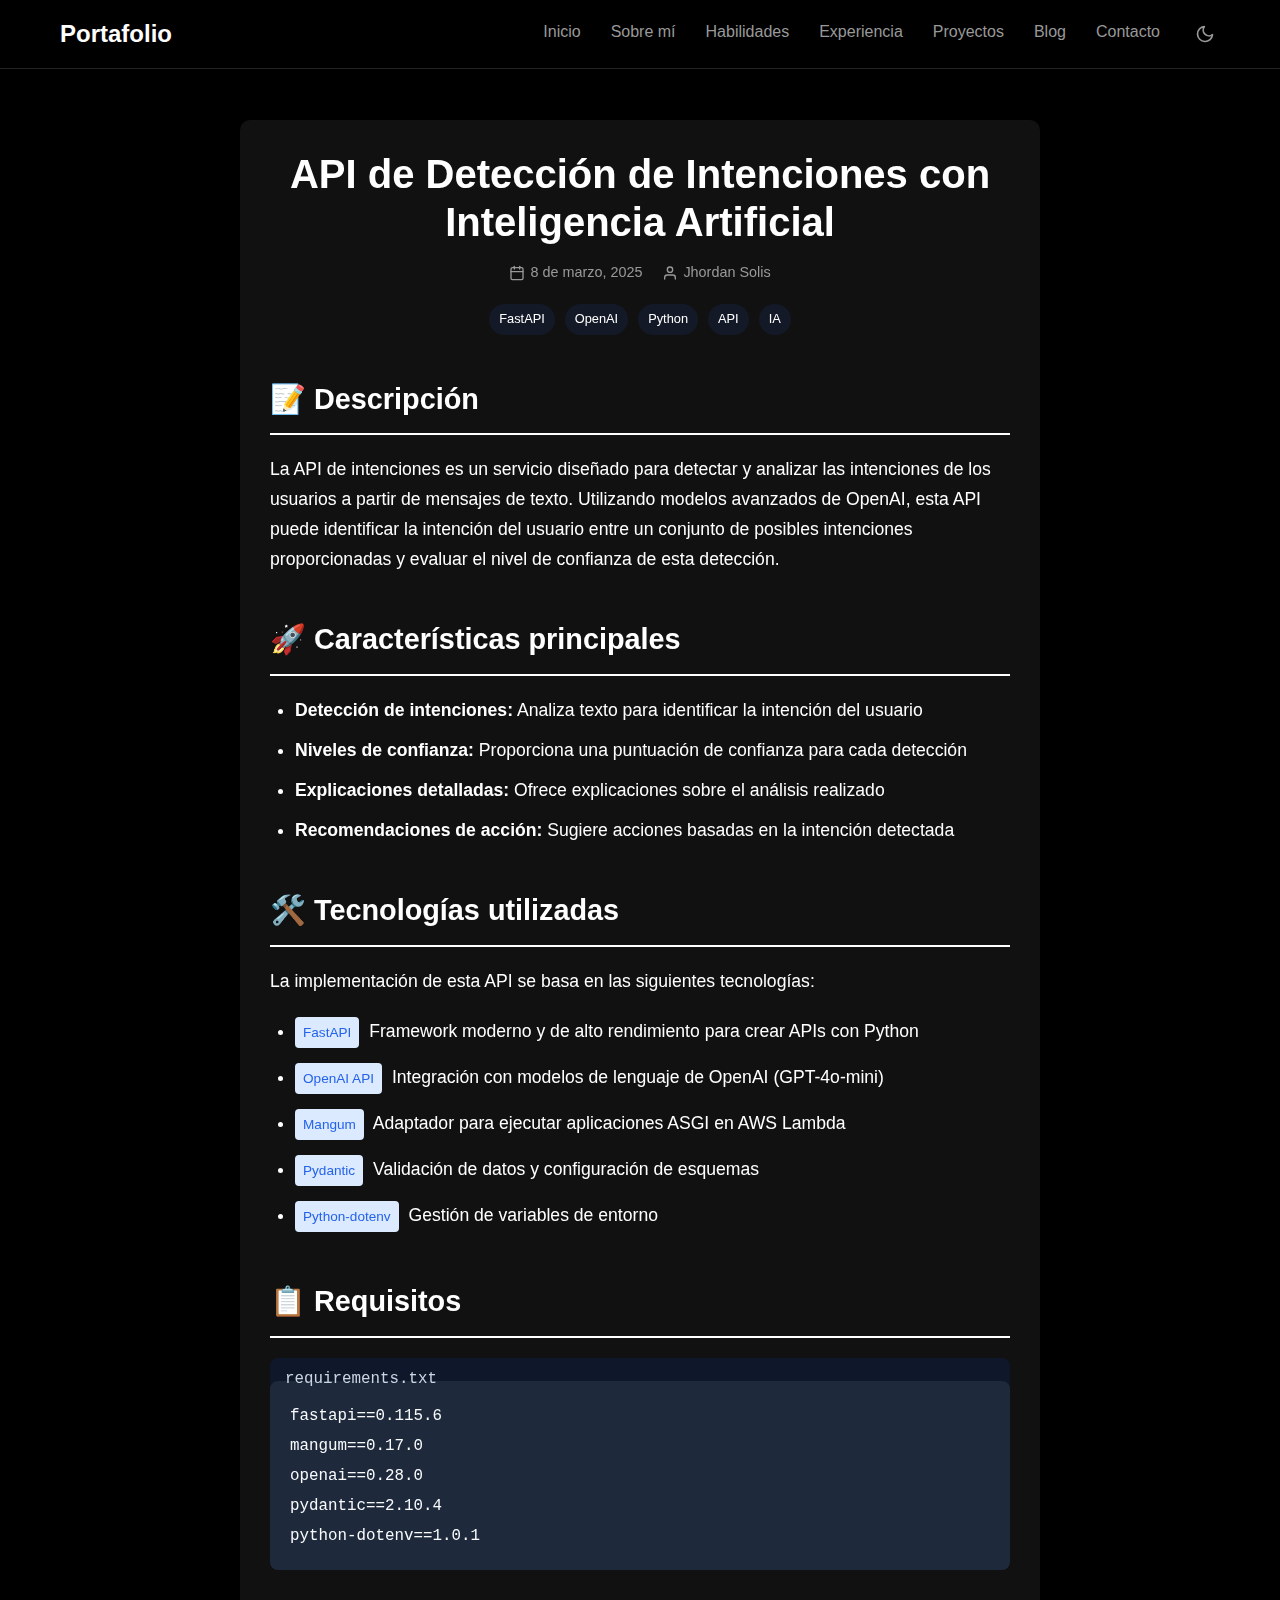
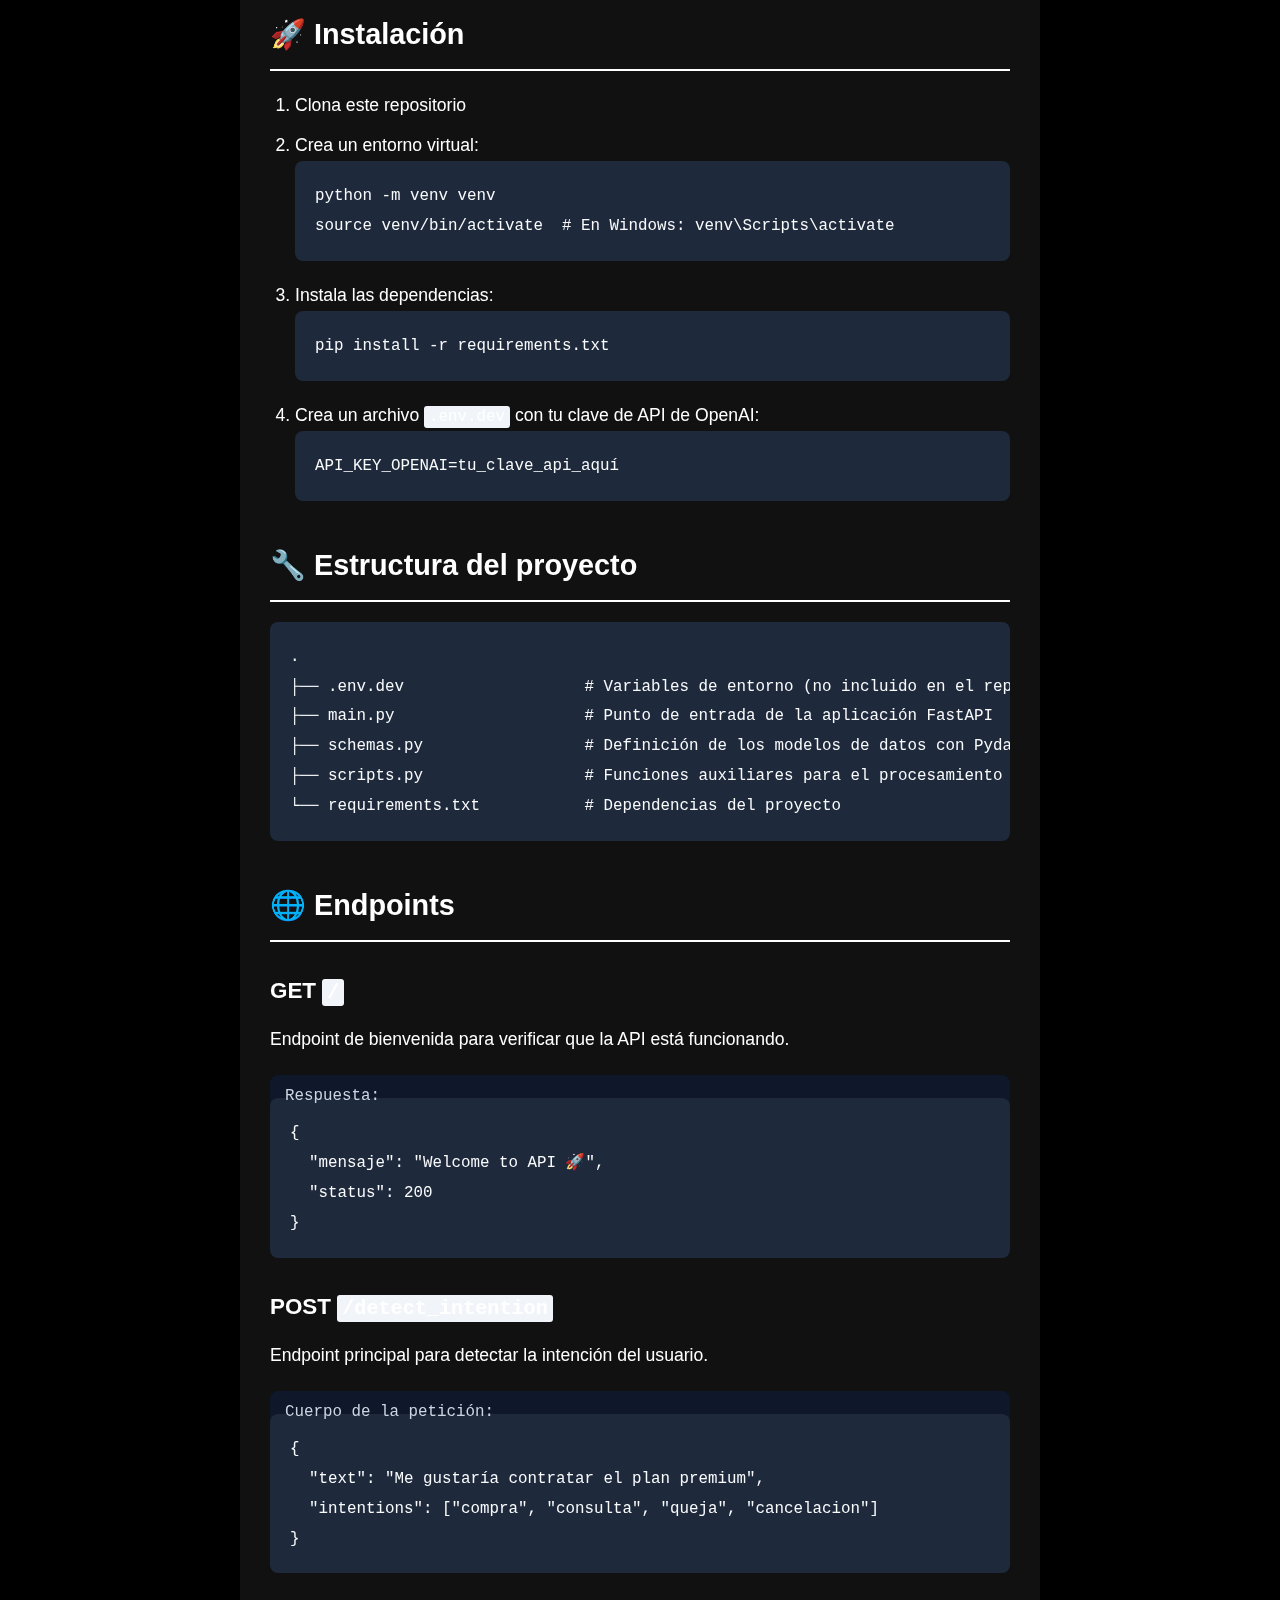
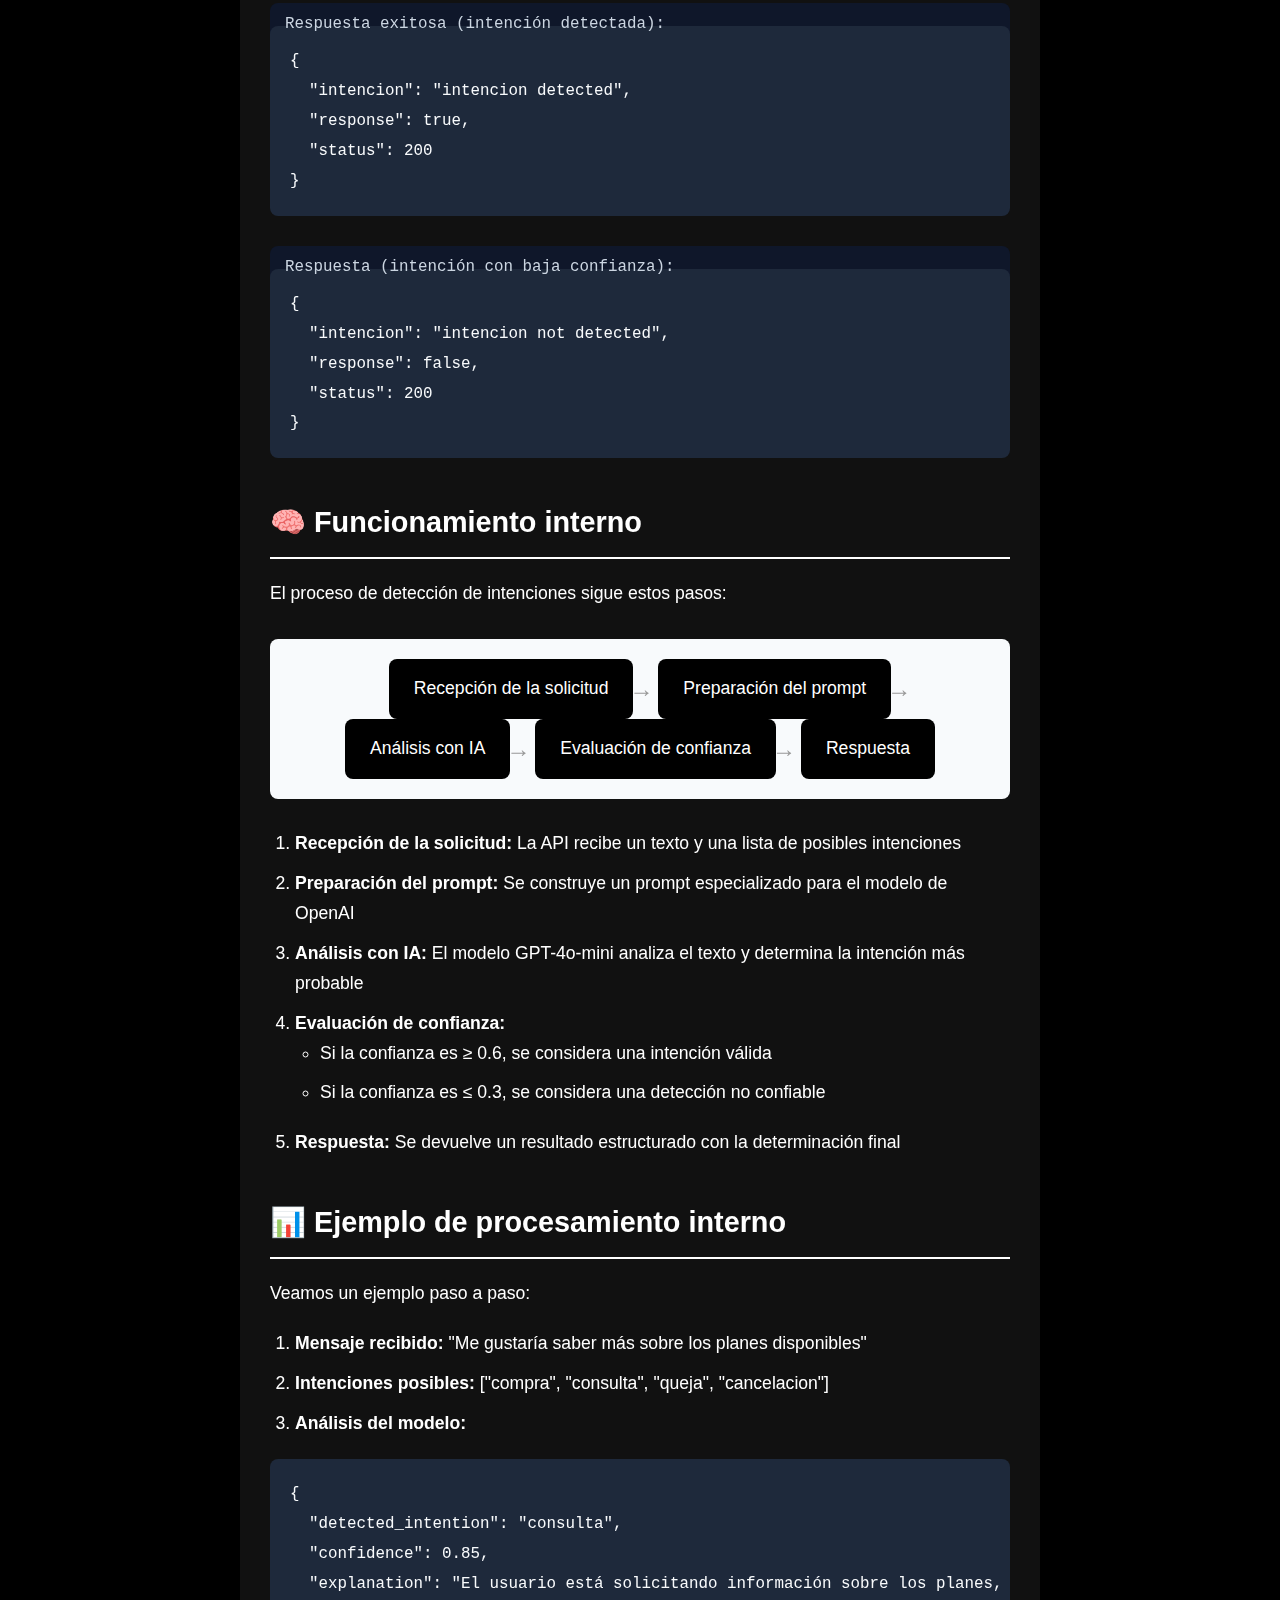
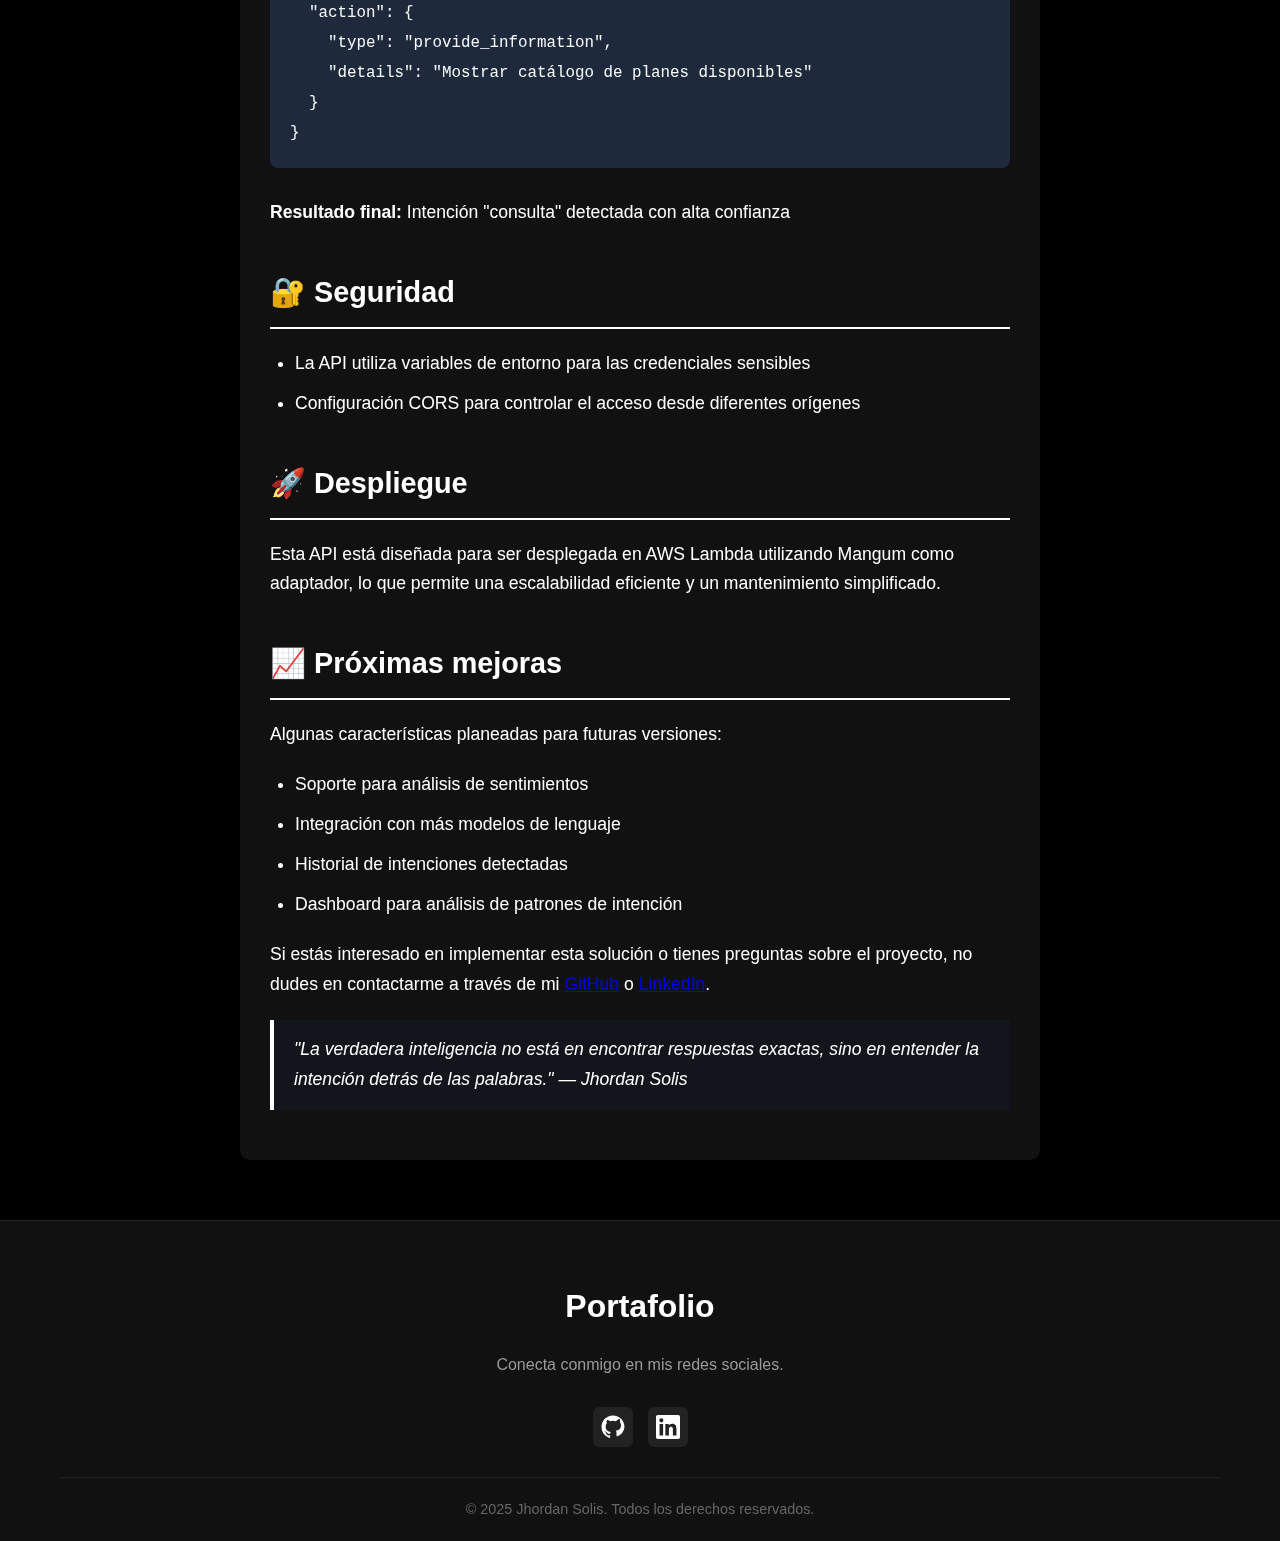
<file: blog-post-3.html>
<!DOCTYPE html>
<html lang="es">
<head>
    <meta charset="UTF-8">
    <meta name="viewport" content="width=device-width, initial-scale=1.0">
    <title>API de Detección de Intenciones con IA | FastAPI | Proyecto</title>
    <meta name="description" content="Cómo crear una API para detectar intenciones de usuarios usando FastAPI y OpenAI. Proyecto completo con ejemplos de código y guía de implementación.">
    <link rel="shortcut icon" href="icons/image.png" type="image/x-icon">

    <link rel="stylesheet" href="style.css">
    <style>
        /* Estilos específicos para el artículo del blog */
        .blog-article {
            max-width: 800px;
            margin: 120px auto 60px;
            padding: 30px;
            background-color: var(--card-bg);
            box-shadow: 0 5px 20px rgba(0, 0, 0, 0.1);
            border-radius: 10px;
        }
        
        .blog-article__header {
            margin-bottom: 30px;
            text-align: center;
        }
        
        .blog-article__title {
            font-size: 2.5rem;
            color: var(--primary-color);
            margin-bottom: 15px;
            line-height: 1.2;
        }
        
        .blog-article__meta {
            display: flex;
            justify-content: center;
            align-items: center;
            gap: 20px;
            color: var(--text-light);
            font-size: 0.9rem;
            margin-bottom: 20px;
        }
        
        .blog-article__date, 
        .blog-article__author {
            display: flex;
            align-items: center;
        }
        
        .blog-article__date svg,
        .blog-article__author svg {
            margin-right: 5px;
        }
        
        .blog-article__tags {
            display: flex;
            flex-wrap: wrap;
            gap: 10px;
            justify-content: center;
        }
        
        .blog-article__tag {
            background-color: rgba(37, 99, 235, 0.1);
            color: var(--primary-color);
            padding: 5px 10px;
            border-radius: 20px;
            font-size: 0.8rem;
            font-weight: 500;
        }
        
        .blog-article__body {
            font-size: 1.1rem;
            line-height: 1.7;
            color: var(--text-color);
        }
        
        .blog-article__body h2 {
            font-size: 1.8rem;
            color: var(--dark-color);
            margin: 40px 0 20px;
            padding-bottom: 10px;
            border-bottom: 2px solid var(--primary-color);
        }
        
        .blog-article__body h3 {
            font-size: 1.4rem;
            color: var(--dark-color);
            margin: 30px 0 15px;
        }
        
        .blog-article__body p {
            margin-bottom: 20px;
        }
        
        .blog-article__body ul,
        .blog-article__body ol {
            margin-bottom: 20px;
            padding-left: 25px;
        }
        
        .blog-article__body li {
            margin-bottom: 10px;
        }
        
        .blog-article__body code {
            font-family: monospace;
            background-color: #f1f5f9;
            padding: 2px 5px;
            border-radius: 3px;
            font-size: 0.9em;
        }
        
        .blog-article__body pre {
            background-color: #1e293b;
            color: #f8fafc;
            padding: 20px;
            border-radius: 8px;
            overflow-x: auto;
            font-family: monospace;
            margin-bottom: 20px;
        }
        
        .blog-article__body pre code {
            background-color: transparent;
            color: inherit;
            padding: 0;
        }
        
        .blog-article__body blockquote {
            border-left: 4px solid var(--primary-color);
            padding: 15px 20px;
            background-color: rgba(37, 99, 235, 0.05);
            margin-bottom: 20px;
            font-style: italic;
        }
        
        .blog-article__body img {
            max-width: 100%;
            border-radius: 8px;
            margin: 20px 0;
        }
        
        .blog-article__body .code-filename {
            display: block;
            padding: 8px 15px;
            background-color: #0f172a;
            color: #cbd5e1;
            border-top-left-radius: 8px;
            border-top-right-radius: 8px;
            font-family: monospace;
            font-size: 0.9em;
            margin-bottom: -20px;
        }
        
        /* Estructura de código */
        .code-block {
            margin-bottom: 30px;
        }
        
        /* Diagrama de flujo */
        .flow-diagram {
            background-color: #f8fafc;
            padding: 20px;
            border-radius: 8px;
            margin: 30px 0;
            text-align: center;
        }
        
        .flow-step {
            display: inline-block;
            padding: 15px 25px;
            background-color:#000000;
            color: white;
            border-radius: 8px;
            margin: 0 10px;
            position: relative;
        }
        
        .flow-step:not(:last-child):after {
            content: "→";
            position: absolute;
            right: -20px;
            top: 50%;
            transform: translateY(-50%);
            font-size: 1.5rem;
            color: var(--text-light);
        }
        
        .badge {
            display: inline-block;
            background-color: #e5e7eb;
            color: #4b5563;
            padding: 4px 8px;
            border-radius: 4px;
            font-size: 0.85rem;
            margin-right: 5px;
            margin-bottom: 5px;
        }
        
        .badge.blue {
            background-color: #dbeafe;
            color: #2563eb;
        }
        
        .badge.green {
            background-color: #dcfce7;
            color: #16a34a;
        }
        
        .badge.red {
            background-color: #fee2e2;
            color: #dc2626;
        }
        
        @media (max-width: 768px) {
            .blog-article {
                padding: 20px;
                margin-top: 100px;
            }
            
            .blog-article__title {
                font-size: 2rem;
            }
            
            .flow-diagram {
                display: flex;
                flex-direction: column;
                align-items: center;
                gap: 40px;
            }
            
            .flow-step {
                width: 80%;
            }
            
            .flow-step:not(:last-child):after {
                content: "↓";
                right: auto;
                bottom: -30px;
                top: auto;
                left: 50%;
                transform: translateX(-50%);
            }
        }
    </style>
</head>
<body>
    <!-- Navbar (se mantiene la del template) -->
    <nav class="navbar">
        <div class="navbar-container">
            <a href="index.html" class="logo">Portafolio</a>
            <div class="menu-toggle" id="menuToggle">
                <span></span>
                <span></span>
                <span></span>
            </div>
            <ul class="nav-links" id="navLinks">
                <li><a href="index.html">Inicio</a></li>
                <li><a href="index.html#about">Sobre mí</a></li>
                <li><a href="index.html#skills">Habilidades</a></li>
                <li><a href="index.html#experience">Experiencia</a></li>
                <li><a href="index.html#projects">Proyectos</a></li>
                <li><a href="index.html#blog">Blog</a></li>
                <li><a href="index.html#contact">Contacto</a></li>
                <li>
                    <button id="theme-toggle" class="theme-toggle" aria-label="Cambiar tema">
                        <svg xmlns="http://www.w3.org/2000/svg" width="20" height="20" viewBox="0 0 24 24" fill="none" stroke="currentColor" stroke-width="2" stroke-linecap="round" stroke-linejoin="round" class="sun-icon">
                            <circle cx="12" cy="12" r="5"></circle>
                            <line x1="12" y1="1" x2="12" y2="3"></line>
                            <line x1="12" y1="21" x2="12" y2="23"></line>
                            <line x1="4.22" y1="4.22" x2="5.64" y2="5.64"></line>
                            <line x1="18.36" y1="18.36" x2="19.78" y2="19.78"></line>
                            <line x1="1" y1="12" x2="3" y2="12"></line>
                            <line x1="21" y1="12" x2="23" y2="12"></line>
                            <line x1="4.22" y1="19.78" x2="5.64" y2="18.36"></line>
                            <line x1="18.36" y1="5.64" x2="19.78" y2="4.22"></line>
                        </svg>
                        <svg xmlns="http://www.w3.org/2000/svg" width="20" height="20" viewBox="0 0 24 24" fill="none" stroke="currentColor" stroke-width="2" stroke-linecap="round" stroke-linejoin="round" class="moon-icon" style="display: none;">
                            <path d="M21 12.79A9 9 0 1 1 11.21 3 7 7 0 0 0 21 12.79z"></path>
                        </svg>
                    </button>
                </li>
            </ul>
        </div>
    </nav>
    
    <!-- Artículo del Blog -->
    <article class="blog-article">
        <header class="blog-article__header">
            <h1 class="blog-article__title">API de Detección de Intenciones con Inteligencia Artificial</h1>
            <div class="blog-article__meta">
                <div class="blog-article__date">
                    <svg xmlns="http://www.w3.org/2000/svg" width="16" height="16" viewBox="0 0 24 24" fill="none" stroke="currentColor" stroke-width="2" stroke-linecap="round" stroke-linejoin="round">
                        <rect x="3" y="4" width="18" height="18" rx="2" ry="2"></rect>
                        <line x1="16" y1="2" x2="16" y2="6"></line>
                        <line x1="8" y1="2" x2="8" y2="6"></line>
                        <line x1="3" y1="10" x2="21" y2="10"></line>
                    </svg>
                    8 de marzo, 2025
                </div>
                <div class="blog-article__author">
                    <svg xmlns="http://www.w3.org/2000/svg" width="16" height="16" viewBox="0 0 24 24" fill="none" stroke="currentColor" stroke-width="2" stroke-linecap="round" stroke-linejoin="round">
                        <path d="M20 21v-2a4 4 0 0 0-4-4H8a4 4 0 0 0-4 4v2"></path>
                        <circle cx="12" cy="7" r="4"></circle>
                    </svg>
                    Jhordan Solis
                </div>
            </div>
            <div class="blog-article__tags">
                <span class="blog-article__tag">FastAPI</span>
                <span class="blog-article__tag">OpenAI</span>
                <span class="blog-article__tag">Python</span>
                <span class="blog-article__tag">API</span>
                <span class="blog-article__tag">IA</span>
            </div>
        </header>
        
        <div class="blog-article__body">
            <h2>📝 Descripción</h2>
            <p>
                La API de intenciones es un servicio diseñado para detectar y analizar las intenciones de los usuarios a partir de mensajes de texto. Utilizando modelos avanzados de OpenAI, esta API puede identificar la intención del usuario entre un conjunto de posibles intenciones proporcionadas y evaluar el nivel de confianza de esta detección.
            </p>
            
            <h2>🚀 Características principales</h2>
            <ul>
                <li><strong>Detección de intenciones:</strong> Analiza texto para identificar la intención del usuario</li>
                <li><strong>Niveles de confianza:</strong> Proporciona una puntuación de confianza para cada detección</li>
                <li><strong>Explicaciones detalladas:</strong> Ofrece explicaciones sobre el análisis realizado</li>
                <li><strong>Recomendaciones de acción:</strong> Sugiere acciones basadas en la intención detectada</li>
            </ul>
            
            <h2>🛠️ Tecnologías utilizadas</h2>
            <p>La implementación de esta API se basa en las siguientes tecnologías:</p>
            <ul>
                <li><span class="badge blue">FastAPI</span> Framework moderno y de alto rendimiento para crear APIs con Python</li>
                <li><span class="badge blue">OpenAI API</span> Integración con modelos de lenguaje de OpenAI (GPT-4o-mini)</li>
                <li><span class="badge blue">Mangum</span> Adaptador para ejecutar aplicaciones ASGI en AWS Lambda</li>
                <li><span class="badge blue">Pydantic</span> Validación de datos y configuración de esquemas</li>
                <li><span class="badge blue">Python-dotenv</span> Gestión de variables de entorno</li>
            </ul>
            
            <h2>📋 Requisitos</h2>
            <div class="code-block">
                <span class="code-filename">requirements.txt</span>
                <pre><code>fastapi==0.115.6
mangum==0.17.0
openai==0.28.0
pydantic==2.10.4
python-dotenv==1.0.1</code></pre>
            </div>
            
            <h2>🚀 Instalación</h2>
            <ol>
                <li>Clona este repositorio</li>
                <li>
                    Crea un entorno virtual:
                    <pre><code>python -m venv venv
source venv/bin/activate  # En Windows: venv\Scripts\activate</code></pre>
                </li>
                <li>
                    Instala las dependencias:
                    <pre><code>pip install -r requirements.txt</code></pre>
                </li>
                <li>
                    Crea un archivo <code>.env.dev</code> con tu clave de API de OpenAI:
                    <pre><code>API_KEY_OPENAI=tu_clave_api_aquí</code></pre>
                </li>
            </ol>
            
            <h2>🔧 Estructura del proyecto</h2>
            <div class="code-block">
                <pre><code>.
├── .env.dev                   # Variables de entorno (no incluido en el repo)
├── main.py                    # Punto de entrada de la aplicación FastAPI
├── schemas.py                 # Definición de los modelos de datos con Pydantic
├── scripts.py                 # Funciones auxiliares para el procesamiento
└── requirements.txt           # Dependencias del proyecto</code></pre>
            </div>
            
            <h2>🌐 Endpoints</h2>
            
            <h3>GET <code>/</code></h3>
            <p>Endpoint de bienvenida para verificar que la API está funcionando.</p>
            <div class="code-block">
                <span class="code-filename">Respuesta:</span>
                <pre><code>{
  "mensaje": "Welcome to API 🚀",
  "status": 200
}</code></pre>
            </div>
            
            <h3>POST <code>/detect_intention</code></h3>
            <p>Endpoint principal para detectar la intención del usuario.</p>
            <div class="code-block">
                <span class="code-filename">Cuerpo de la petición:</span>
                <pre><code>{
  "text": "Me gustaría contratar el plan premium",
  "intentions": ["compra", "consulta", "queja", "cancelacion"]
}</code></pre>
            </div>
            
            <div class="code-block">
                <span class="code-filename">Respuesta exitosa (intención detectada):</span>
                <pre><code>{
  "intencion": "intencion detected",
  "response": true,
  "status": 200
}</code></pre>
            </div>
            
            <div class="code-block">
                <span class="code-filename">Respuesta (intención con baja confianza):</span>
                <pre><code>{
  "intencion": "intencion not detected",
  "response": false,
  "status": 200
}</code></pre>
            </div>
            
            <h2>🧠 Funcionamiento interno</h2>
            <p>El proceso de detección de intenciones sigue estos pasos:</p>
            
            <div class="flow-diagram">
                <div class="flow-step">Recepción de la solicitud</div>
                <div class="flow-step">Preparación del prompt</div>
                <div class="flow-step">Análisis con IA</div>
                <div class="flow-step">Evaluación de confianza</div>
                <div class="flow-step">Respuesta</div>
            </div>
            
            <ol>
                <li><strong>Recepción de la solicitud:</strong> La API recibe un texto y una lista de posibles intenciones</li>
                <li><strong>Preparación del prompt:</strong> Se construye un prompt especializado para el modelo de OpenAI</li>
                <li><strong>Análisis con IA:</strong> El modelo GPT-4o-mini analiza el texto y determina la intención más probable</li>
                <li><strong>Evaluación de confianza:</strong>
                    <ul>
                        <li>Si la confianza es ≥ 0.6, se considera una intención válida</li>
                        <li>Si la confianza es ≤ 0.3, se considera una detección no confiable</li>
                    </ul>
                </li>
                <li><strong>Respuesta:</strong> Se devuelve un resultado estructurado con la determinación final</li>
            </ol>
            
            <h2>📊 Ejemplo de procesamiento interno</h2>
            <p>Veamos un ejemplo paso a paso:</p>
            <ol>
                <li><strong>Mensaje recibido:</strong> "Me gustaría saber más sobre los planes disponibles"</li>
                <li><strong>Intenciones posibles:</strong> ["compra", "consulta", "queja", "cancelacion"]</li>
                <li><strong>Análisis del modelo:</strong></li>
            </ol>
            
            <div class="code-block">
                <pre><code>{
  "detected_intention": "consulta",
  "confidence": 0.85,
  "explanation": "El usuario está solicitando información sobre los planes, lo que indica una intención de consulta",
  "action": {
    "type": "provide_information",
    "details": "Mostrar catálogo de planes disponibles"
  }
}</code></pre>
            </div>
            
            <p><strong>Resultado final:</strong> Intención "consulta" detectada con alta confianza</p>
            
            <h2>🔐 Seguridad</h2>
            <ul>
                <li>La API utiliza variables de entorno para las credenciales sensibles</li>
                <li>Configuración CORS para controlar el acceso desde diferentes orígenes</li>
            </ul>
            
            <h2>🚀 Despliegue</h2>
            <p>Esta API está diseñada para ser desplegada en AWS Lambda utilizando Mangum como adaptador, lo que permite una escalabilidad eficiente y un mantenimiento simplificado.</p>
            
            <h2>📈 Próximas mejoras</h2>
            <p>Algunas características planeadas para futuras versiones:</p>
            <ul>
                <li>Soporte para análisis de sentimientos</li>
                <li>Integración con más modelos de lenguaje</li>
                <li>Historial de intenciones detectadas</li>
                <li>Dashboard para análisis de patrones de intención</li>
            </ul>
            
            <p>
                Si estás interesado en implementar esta solución o tienes preguntas sobre el proyecto, 
                no dudes en contactarme a través de mi <a href="https://github.com/yordansolis" target="_blank">GitHub</a> 
                o <a href="https://www.linkedin.com/in/jhordan-solis/" target="_blank">LinkedIn</a>.
            </p>
            
            <blockquote>
                "La verdadera inteligencia no está en encontrar respuestas exactas, sino en entender la intención 
                detrás de las palabras." — Jhordan Solis
            </blockquote>
        </div>
        
    </article>
    <!-- Footer (se mantiene el del template) -->
    <footer class="site-footer">
        <div class="site-footer__content">
          <!-- Título o logo -->
          <h3 class="site-footer__logo">Portafolio</h3>
          <!-- Texto descriptivo -->
          <p class="site-footer__text">Conecta conmigo en mis redes sociales.</p>
          <!-- Lista de enlaces sociales -->
          <ul class="site-footer__links">
            <li>
              <a href="https://github.com/yordansolis" class="site-footer__social-link" target="_blank" aria-label="GitHub">
                <!-- Ícono de GitHub -->
                <svg xmlns="http://www.w3.org/2000/svg" width="24" height="24" fill="currentColor" viewBox="0 0 24 24">
                  <path d="M12 .5C5.65.5.5 5.65.5 12a11.5 11.5 0 007.86 10.93c.57.1.78-.25.78-.56v-2.06c-3.2.7-3.87-1.54-3.87-1.54-.52-1.33-1.27-1.69-1.27-1.69-1.04-.72.08-.7.08-.7 1.15.08 1.76 1.18 1.76 1.18 1.02 1.75 2.67 1.25 3.33.95.1-.74.4-1.25.73-1.54-2.55-.29-5.23-1.27-5.23-5.66 0-1.25.45-2.26 1.18-3.05-.12-.3-.52-1.53.12-3.2 0 0 .97-.31 3.18 1.18a11.04 11.04 0 015.78 0C17.73 3.38 18.7 3.7 18.7 3.7c.64 1.67.24 2.9.12 3.2.74.79 1.18 1.8 1.18 3.05 0 4.4-2.69 5.37-5.26 5.66.41.35.77 1.03.77 2.08v3.08c0 .31.21.67.79.56A11.5 11.5 0 0023.5 12C23.5 5.65 18.35.5 12 .5z"/>
                </svg>
              </a>
            </li>
            <li>
              <a href="https://www.linkedin.com/in/jhordan-solis/" class="site-footer__social-link" target="_blank" aria-label="LinkedIn">
                <!-- Ícono de LinkedIn -->
                <svg xmlns="http://www.w3.org/2000/svg" width="24" height="24" fill="currentColor" viewBox="0 0 24 24">
                  <path d="M20.447 20.452h-3.554v-5.569c0-1.328-.027-3.037-1.852-3.037-1.853 0-2.136 1.445-2.136 2.939v5.667H9.354V9h3.414v1.561h.049c.476-.9 1.635-1.852 3.367-1.852 3.602 0 4.269 2.37 4.269 5.456v6.287zM5.337 7.433a2.062 2.062 0 11-.001-4.124 2.062 2.062 0 01.001 4.124zM7.114 20.452H3.56V9h3.554v11.452zM22.225 0H1.771C.792 0 0 .771 0 1.723v20.554C0 23.229.792 24 1.771 24h20.451C23.207 24 24 23.229 24 22.277V1.723C24 .771 23.207 0 22.225 0z"/>
                </svg>
              </a>
            </li>
          </ul>
          <!-- Pie de página -->
          <p class="site-footer__copyright">
            © 2025 Jhordan Solis. Todos los derechos reservados.
          </p>
        </div>
    </footer>
    <!-- Script para toggle del tema y menú móvil -->
    <script src="main.js"></script>
</body>
</html>
</file>
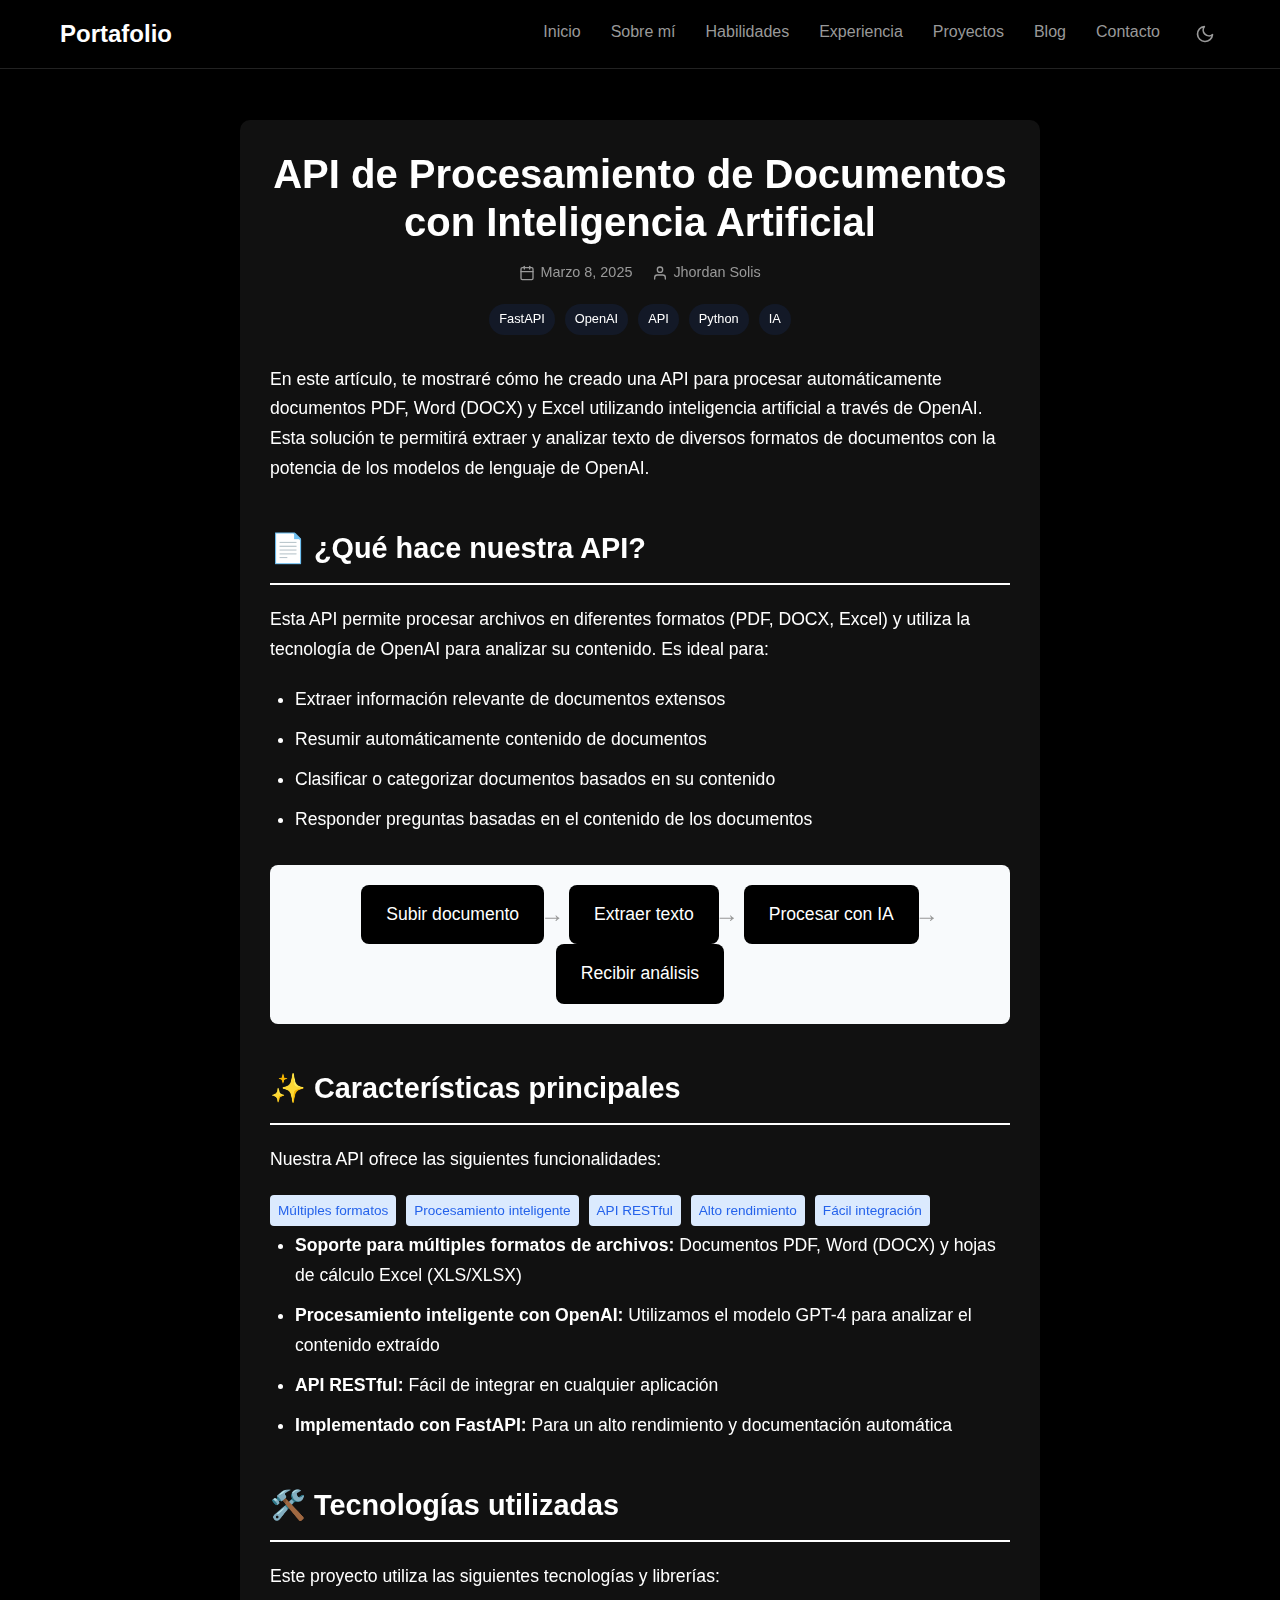
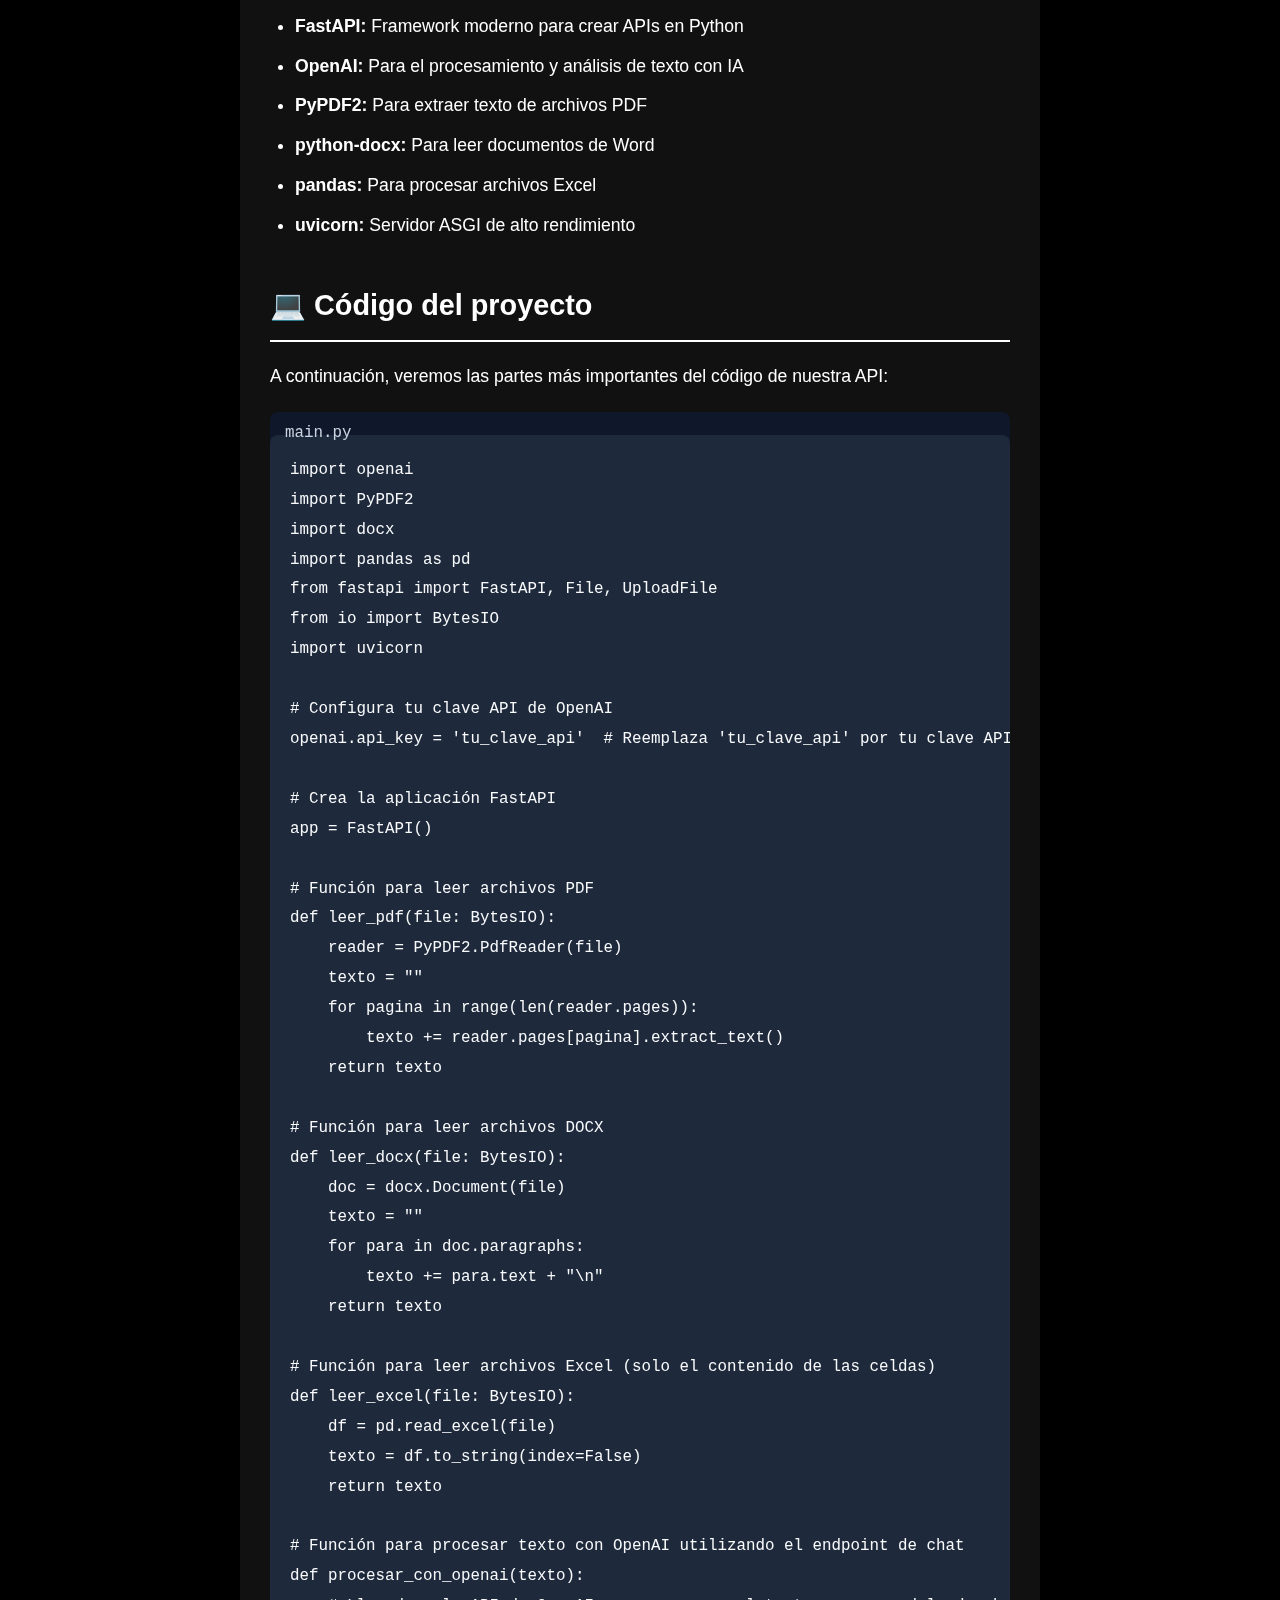
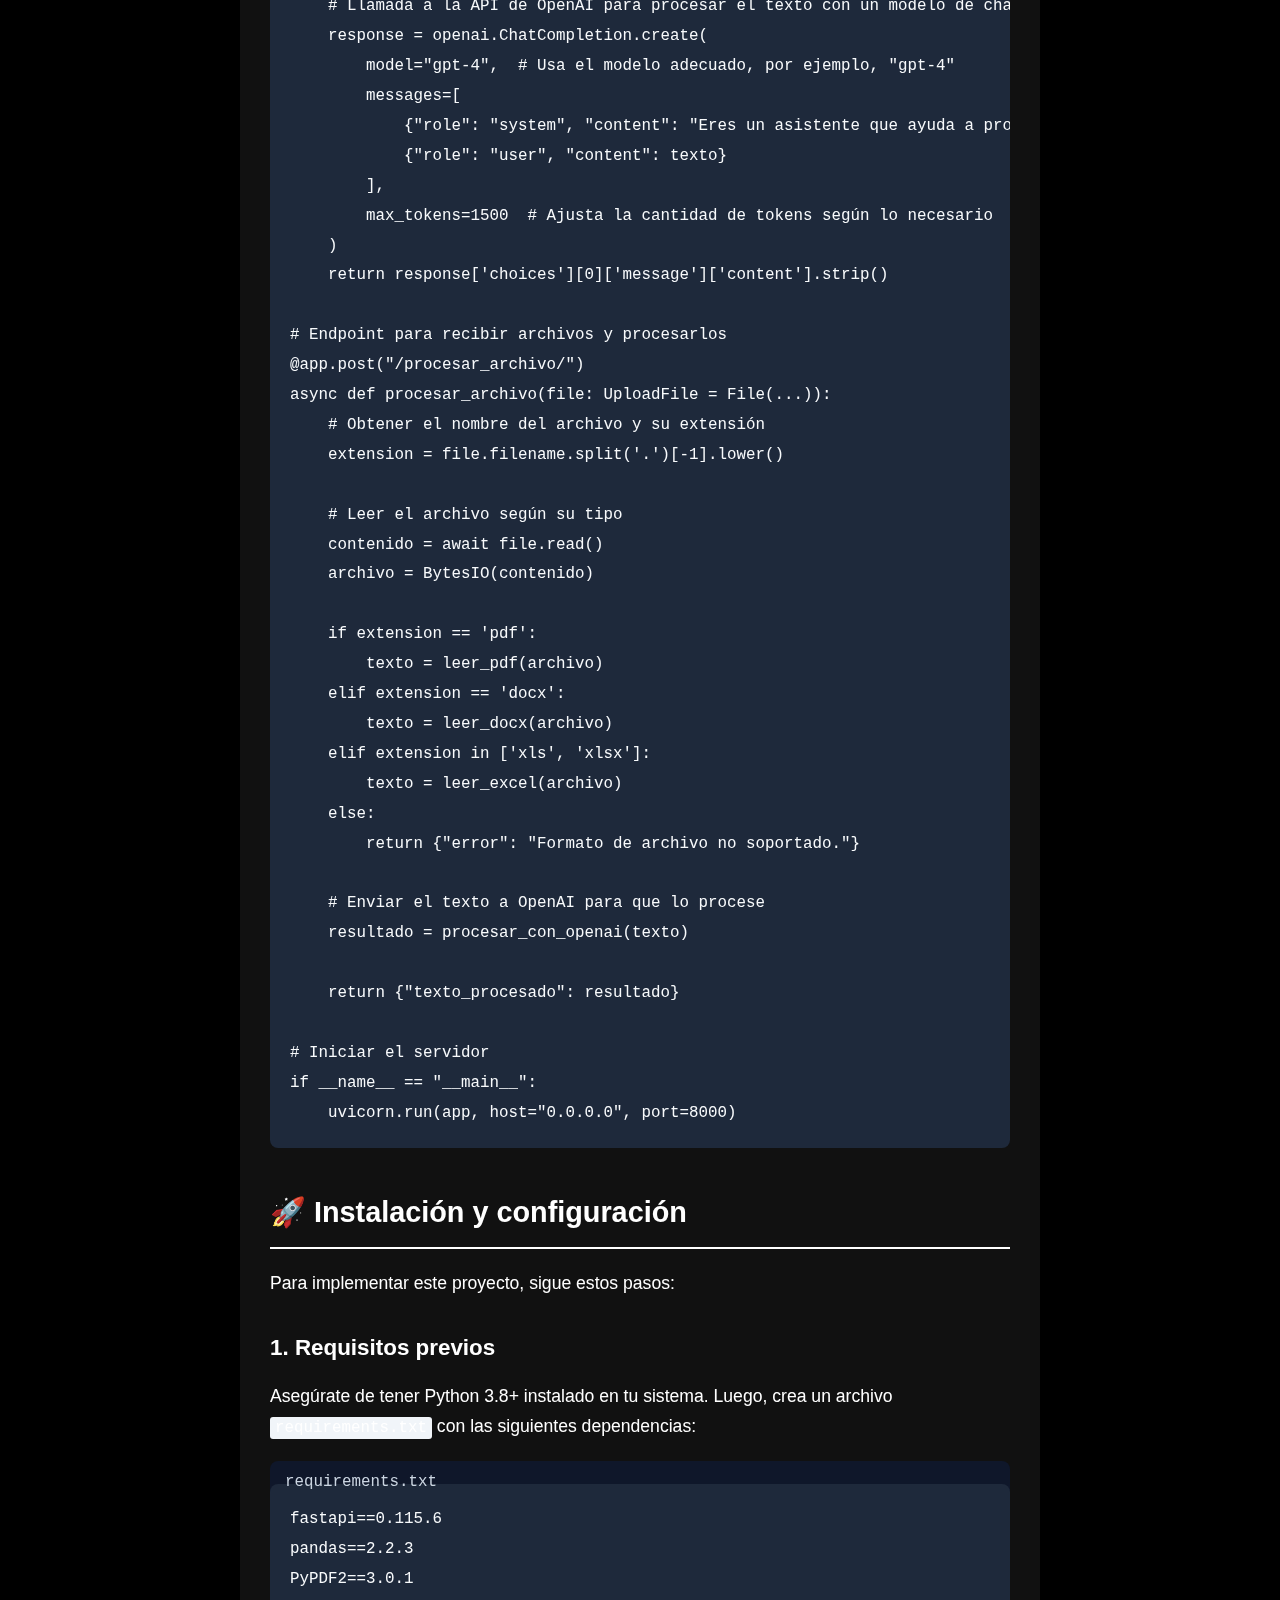
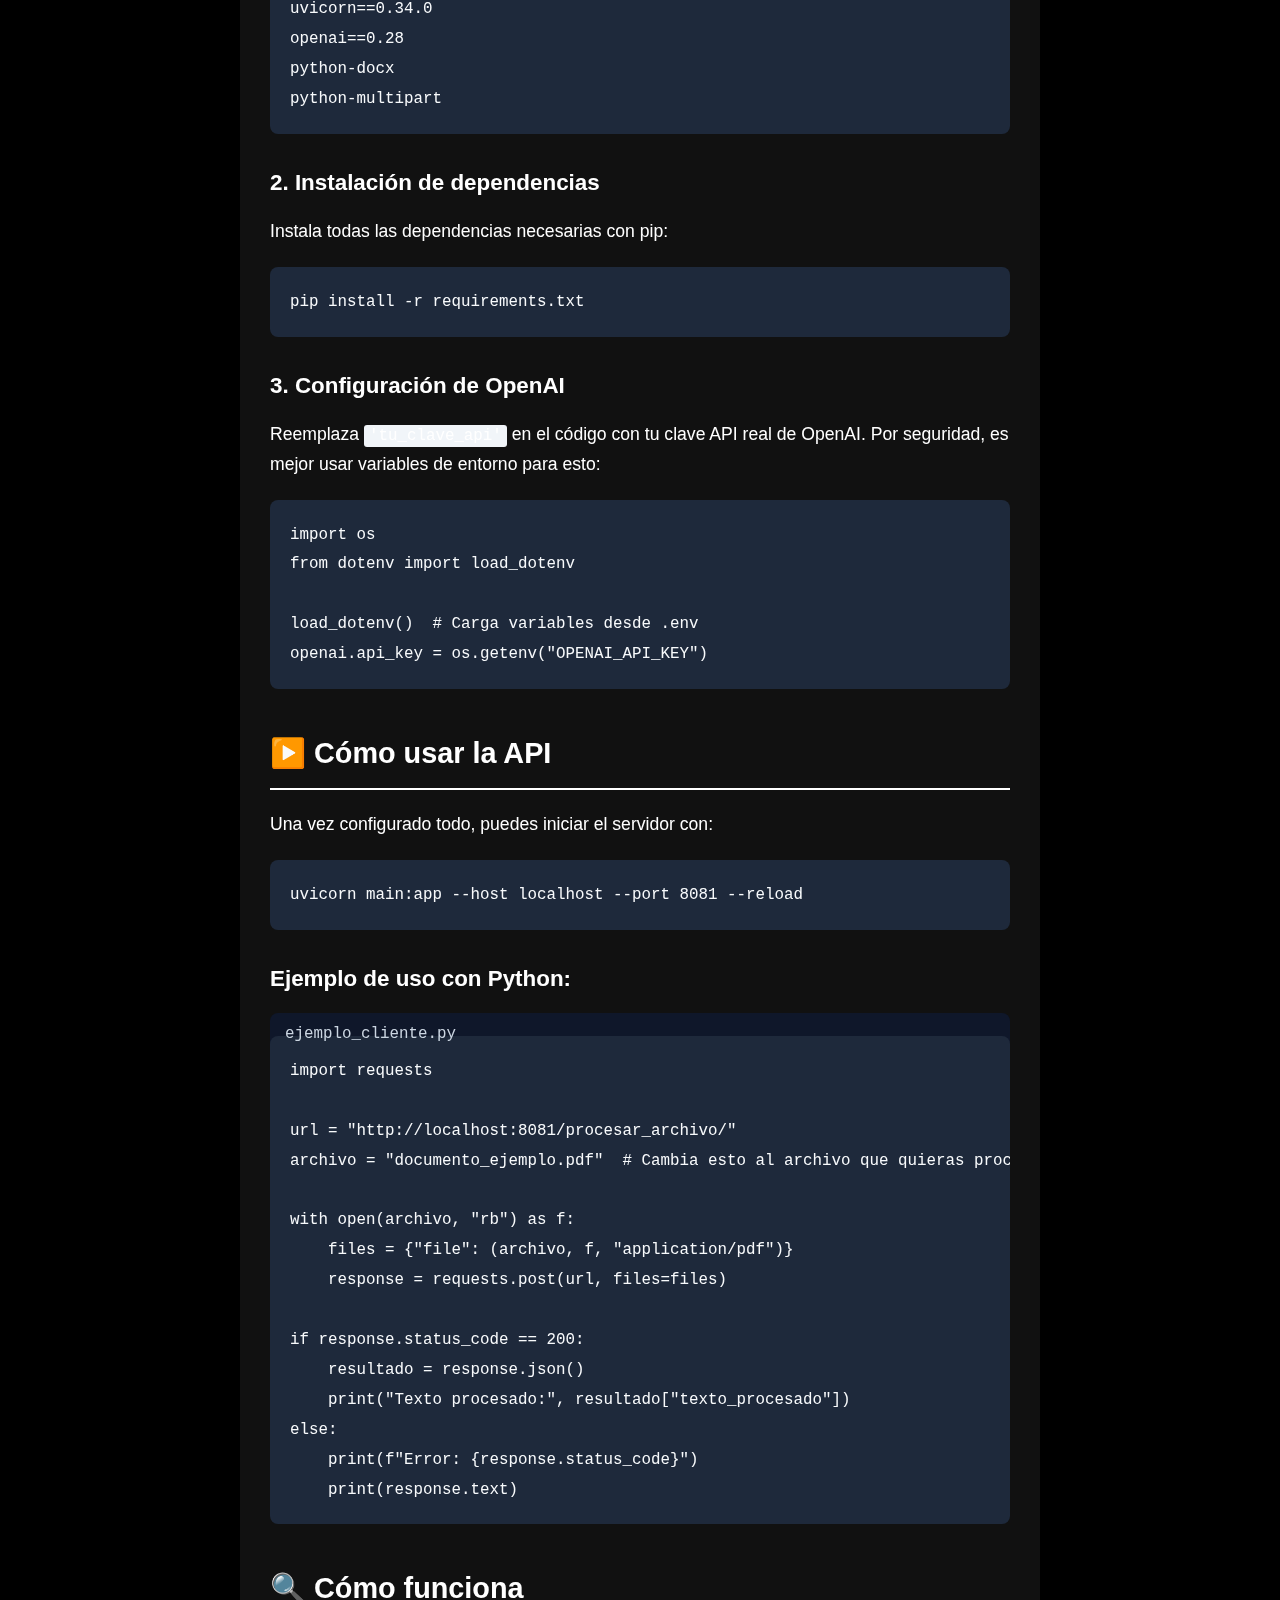
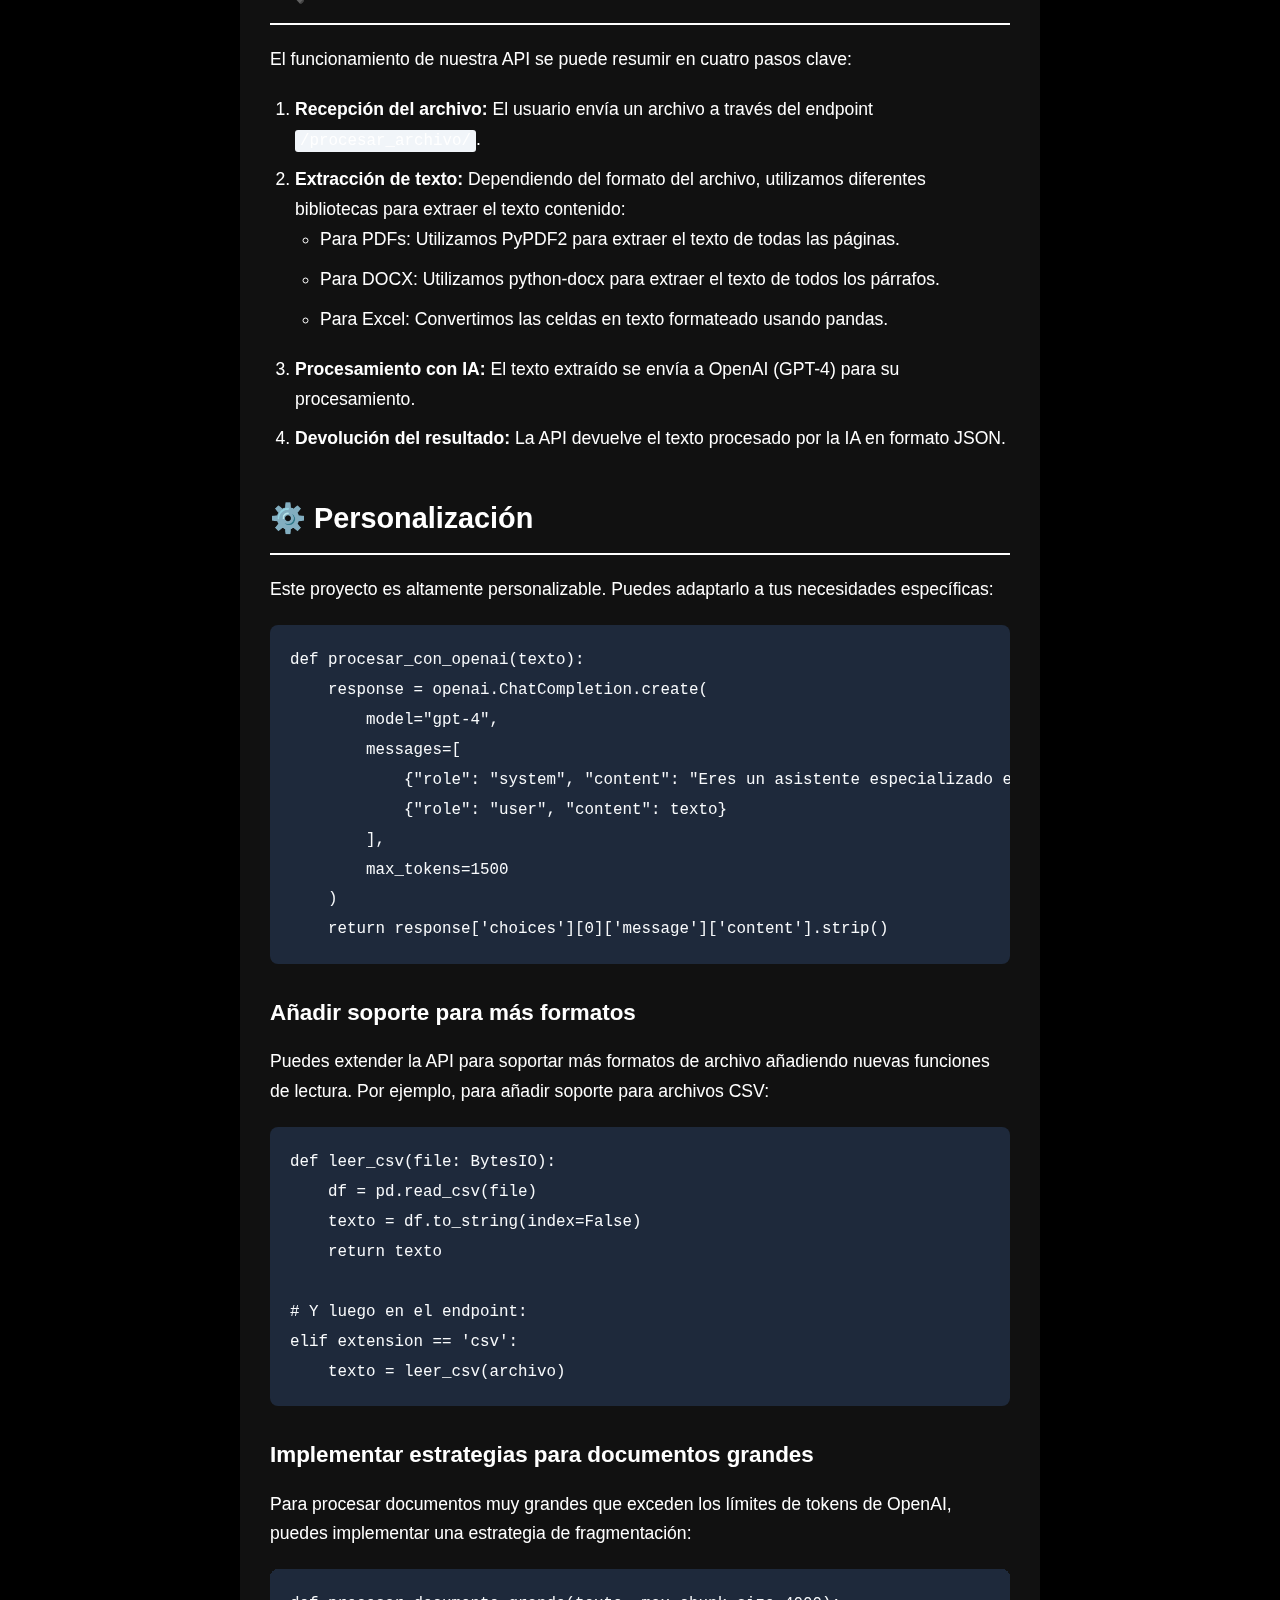
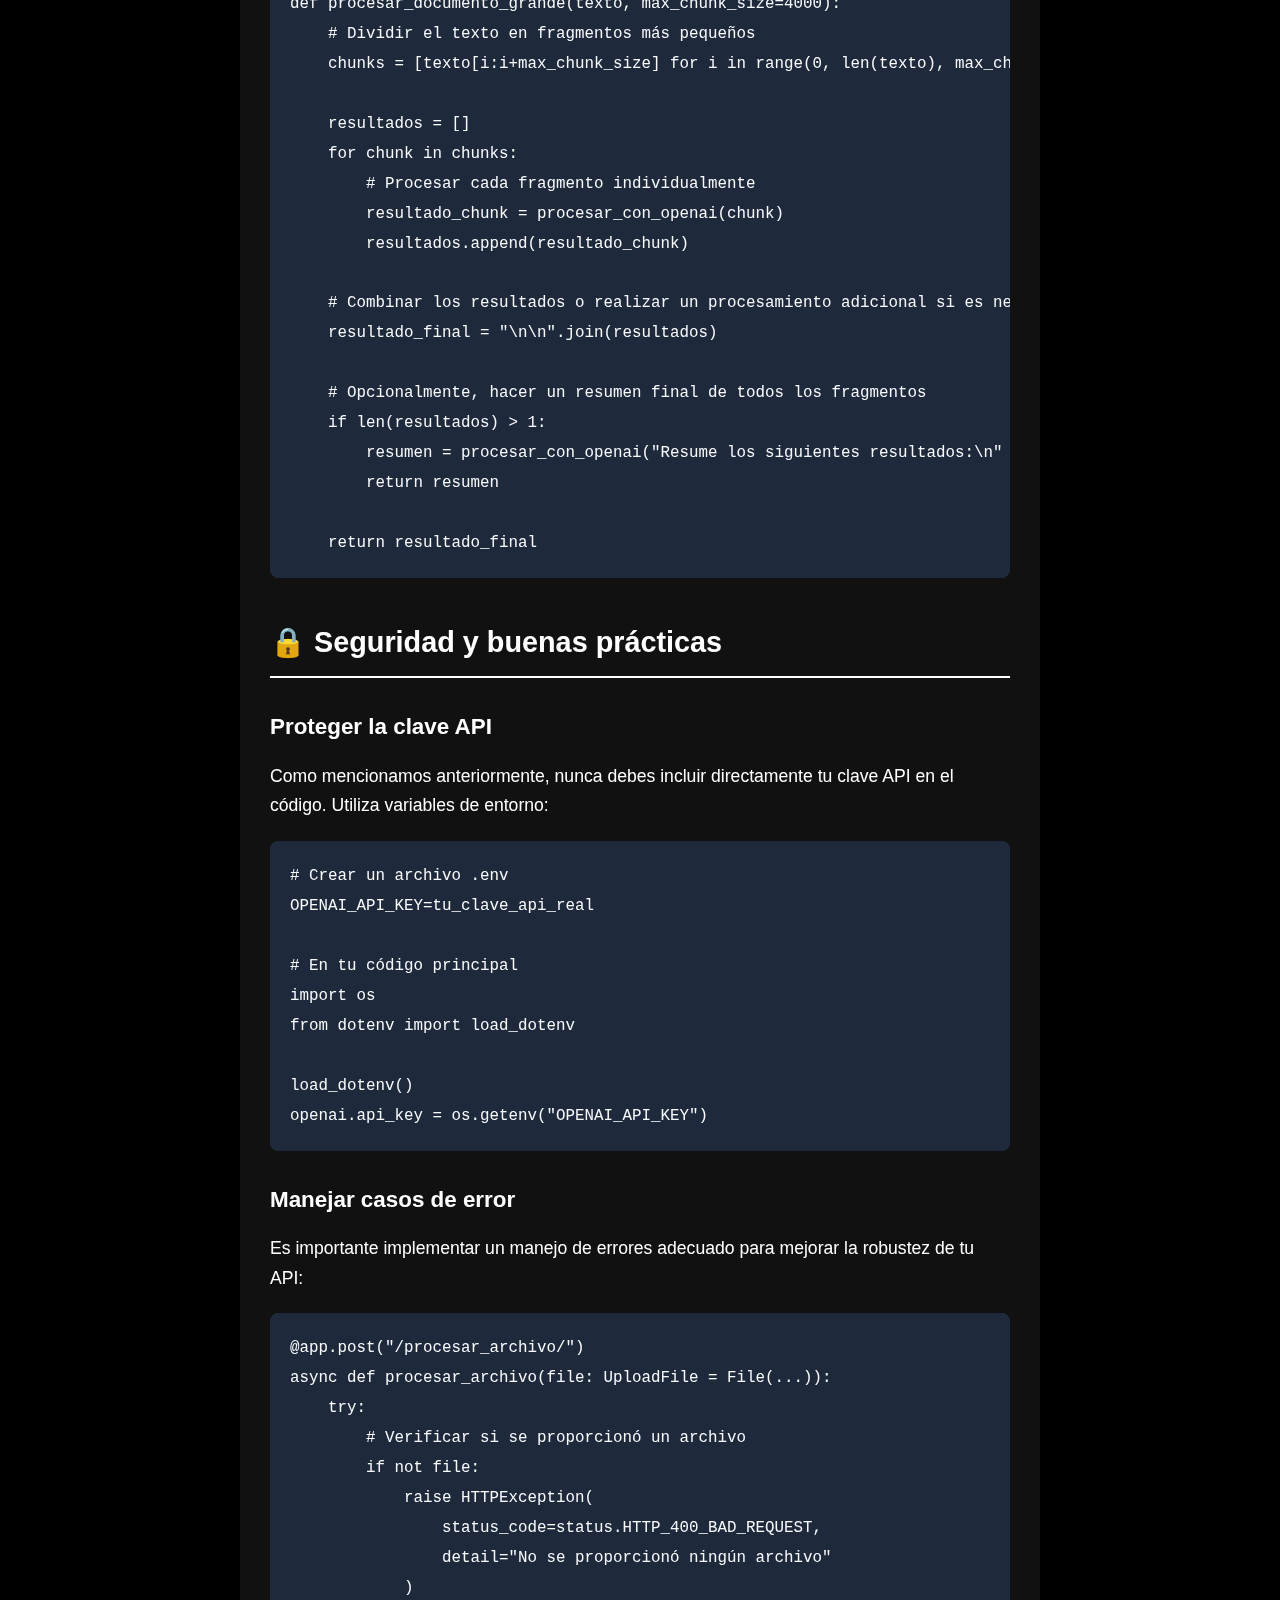
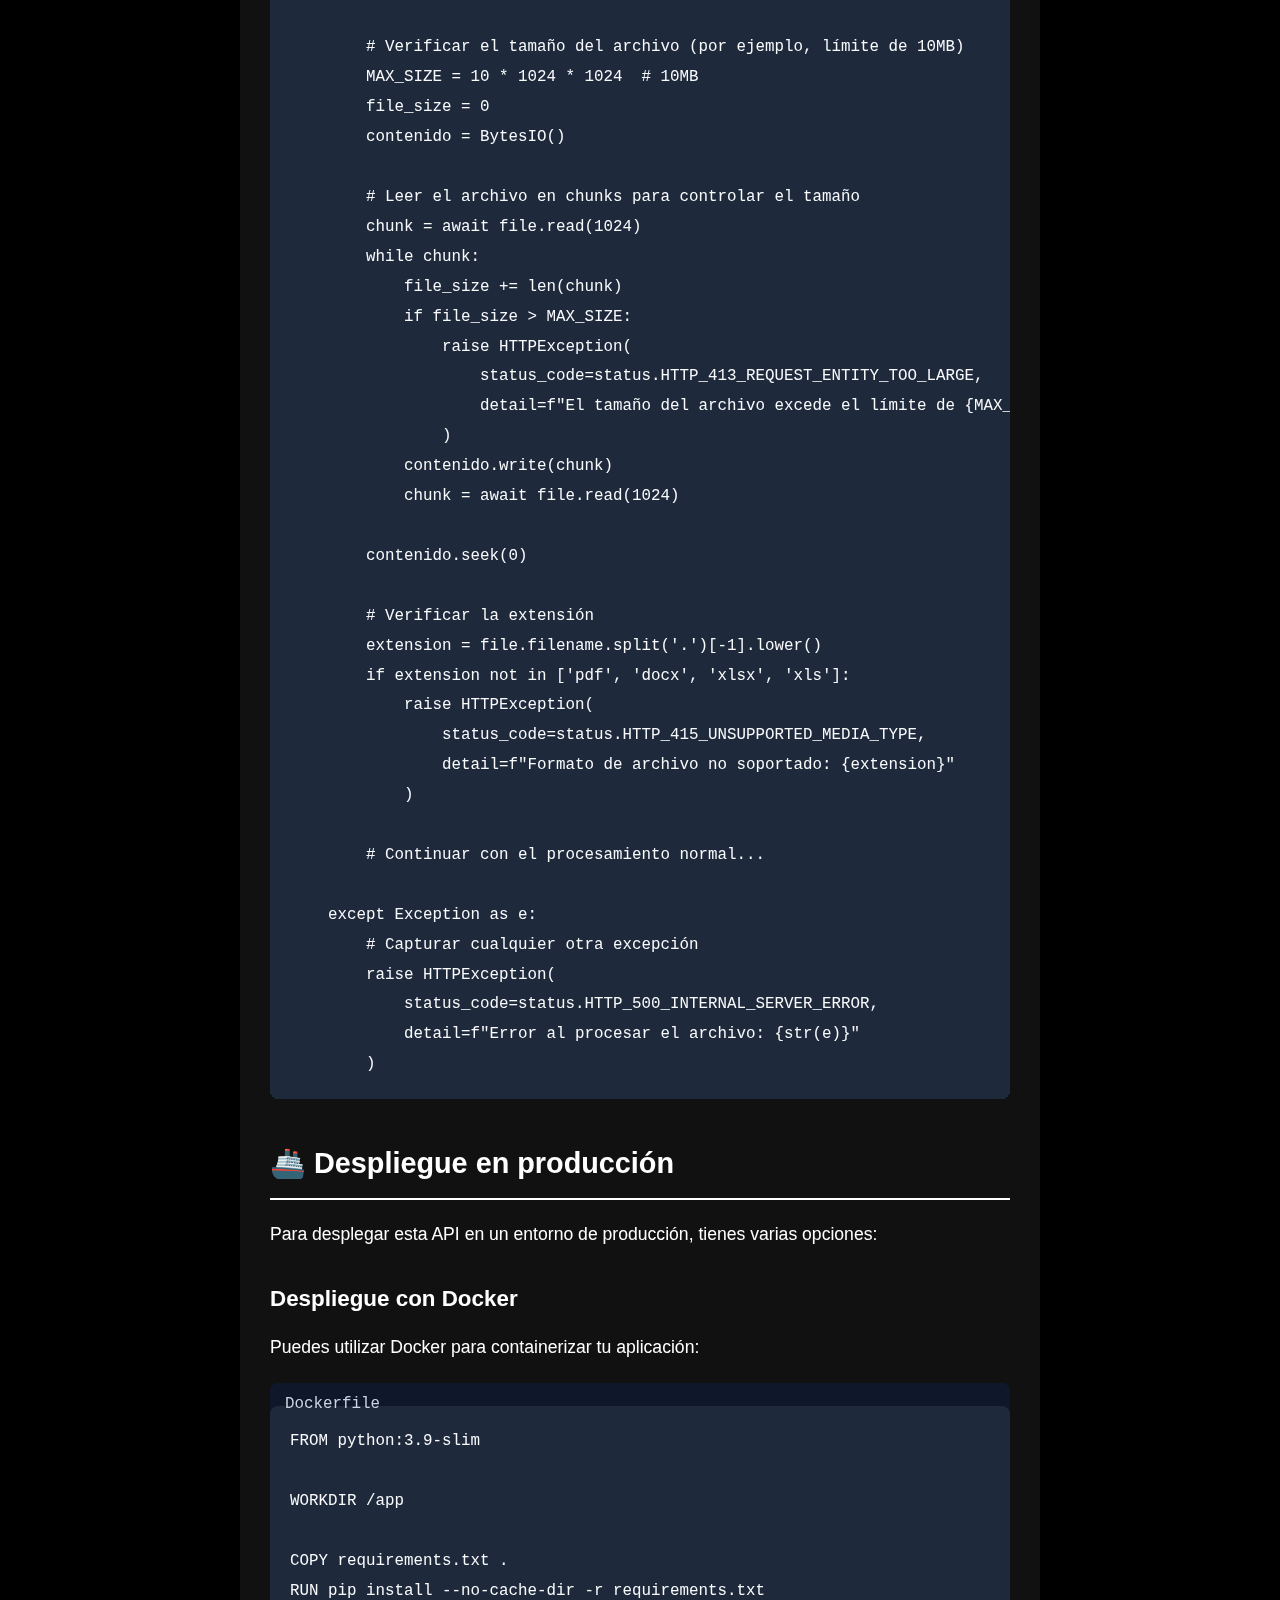
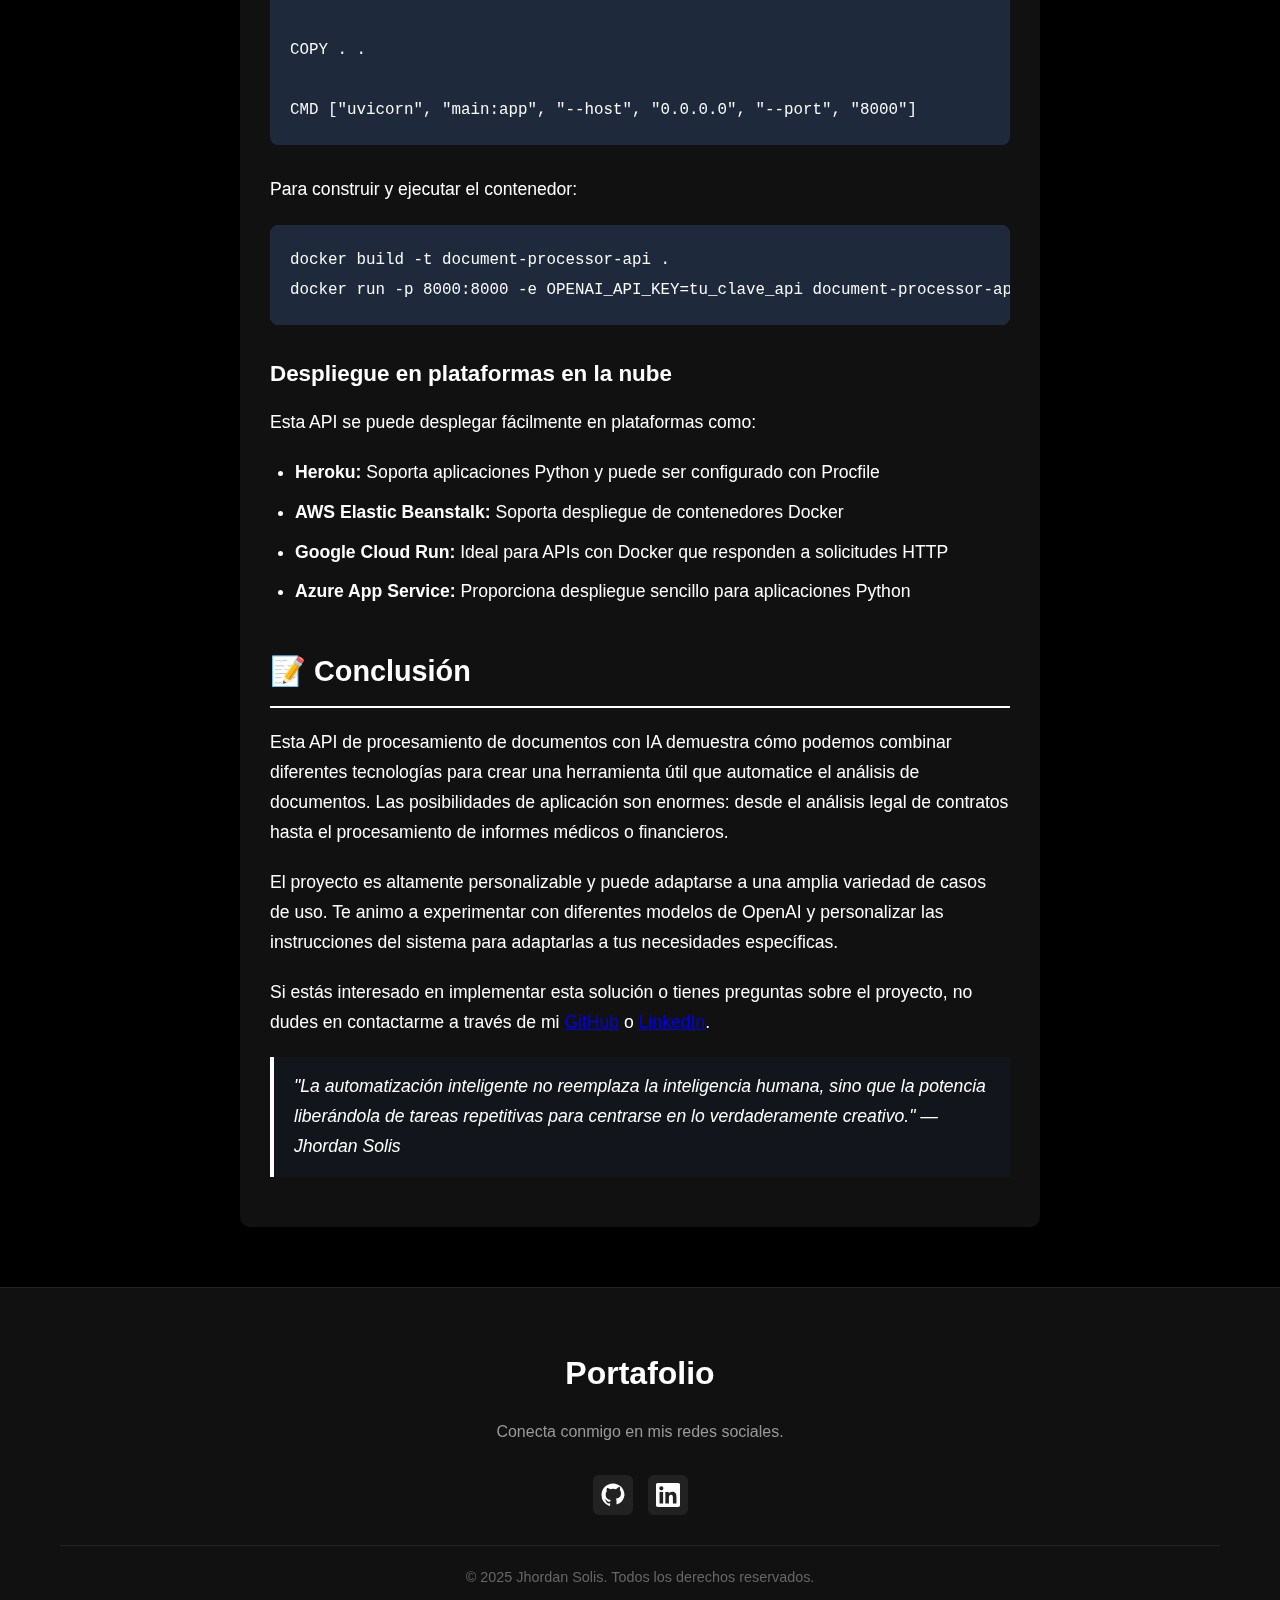
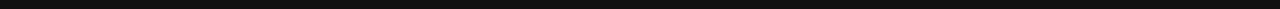
<file: blog-post-4.html>
<!DOCTYPE html>
<html lang="es">
<head>
    <meta charset="UTF-8">
    <meta name="viewport" content="width=device-width, initial-scale=1.0">
    <title>API de Procesamiento de Documentos con IA | FastAPI | Proyecto</title>
    <link rel="shortcut icon" href="icons/image.png" type="image/x-icon">

    <meta name="description" content="Cómo crear una API para procesar documentos PDF, Word y Excel usando FastAPI y OpenAI. Proyecto completo con ejemplos de código y guía de implementación.">
    <link rel="stylesheet" href="style.css">
    <style>
        /* Estilos específicos para el artículo del blog */
        .blog-article {
            max-width: 800px;
            margin: 120px auto 60px;
            padding: 30px;
            background-color: var(--card-bg);
            box-shadow: 0 5px 20px rgba(0, 0, 0, 0.1);
            border-radius: 10px;
        }
        
        .blog-article__header {
            margin-bottom: 30px;
            text-align: center;
        }
        
        .blog-article__title {
            font-size: 2.5rem;
            color: var(--primary-color);
            margin-bottom: 15px;
            line-height: 1.2;
        }
        
        .blog-article__meta {
            display: flex;
            justify-content: center;
            align-items: center;
            gap: 20px;
            color: var(--text-light);
            font-size: 0.9rem;
            margin-bottom: 20px;
        }
        
        .blog-article__date, 
        .blog-article__author {
            display: flex;
            align-items: center;
        }
        
        .blog-article__date svg,
        .blog-article__author svg {
            margin-right: 5px;
        }
        
        .blog-article__tags {
            display: flex;
            flex-wrap: wrap;
            gap: 10px;
            justify-content: center;
        }
        
        .blog-article__tag {
            background-color: rgba(37, 99, 235, 0.1);
            color: var(--primary-color);
            padding: 5px 10px;
            border-radius: 20px;
            font-size: 0.8rem;
            font-weight: 500;
        }
        
        .blog-article__body {
            font-size: 1.1rem;
            line-height: 1.7;
            color: var(--text-color);
        }
        
        .blog-article__body h2 {
            font-size: 1.8rem;
            color: var(--dark-color);
            margin: 40px 0 20px;
            padding-bottom: 10px;
            border-bottom: 2px solid var(--primary-color);
        }
        
        .blog-article__body h3 {
            font-size: 1.4rem;
            color: var(--dark-color);
            margin: 30px 0 15px;
        }
        
        .blog-article__body p {
            margin-bottom: 20px;
        }
        
        .blog-article__body ul,
        .blog-article__body ol {
            margin-bottom: 20px;
            padding-left: 25px;
        }
        
        .blog-article__body li {
            margin-bottom: 10px;
        }
        
        .blog-article__body code {
            font-family: monospace;
            background-color: #f1f5f9;
            padding: 2px 5px;
            border-radius: 3px;
            font-size: 0.9em;
        }
        
        .blog-article__body pre {
            background-color: #1e293b;
            color: #f8fafc;
            padding: 20px;
            border-radius: 8px;
            overflow-x: auto;
            font-family: monospace;
            margin-bottom: 20px;
        }
        
        .blog-article__body pre code {
            background-color: transparent;
            color: inherit;
            padding: 0;
        }
        
        .blog-article__body blockquote {
            border-left: 4px solid var(--primary-color);
            padding: 15px 20px;
            background-color: rgba(37, 99, 235, 0.05);
            margin-bottom: 20px;
            font-style: italic;
        }
        
        .blog-article__body img {
            max-width: 100%;
            border-radius: 8px;
            margin: 20px 0;
        }
        
        .blog-article__body .code-filename {
            display: block;
            padding: 8px 15px;
            background-color: #0f172a;
            color: #cbd5e1;
            border-top-left-radius: 8px;
            border-top-right-radius: 8px;
            font-family: monospace;
            font-size: 0.9em;
            margin-bottom: -20px;
        }
        
        /* Estructura de código */
        .code-block {
            margin-bottom: 30px;
        }
        
        /* Diagrama de flujo */
        .flow-diagram {
            background-color: #f8fafc;
            padding: 20px;
            border-radius: 8px;
            margin: 30px 0;
            text-align: center;
        }
        
        .flow-step {
            display: inline-block;
            padding: 15px 25px;
            background-color:#000000;
            color: white;
            border-radius: 8px;
            margin: 0 10px;
            position: relative;
        }
        .flow-step:not(:last-child):after {
            content: "→";
            position: absolute;
            right: -20px;
            top: 50%;
            transform: translateY(-50%);
            font-size: 1.5rem;
            color: var(--text-light);
        }
        
        .badge {
            display: inline-block;
            background-color: #e5e7eb;
            color: #4b5563;
            padding: 4px 8px;
            border-radius: 4px;
            font-size: 0.85rem;
            margin-right: 5px;
            margin-bottom: 5px;
        }
        
        .badge.blue {
            background-color: #dbeafe;
            color: #2563eb;
        }
        
        .badge.green {
            background-color: #dcfce7;
            color: #16a34a;
        }
        
        .badge.red {
            background-color: #fee2e2;
            color: #dc2626;
        }
        
        @media (max-width: 768px) {
            .blog-article {
                padding: 20px;
                margin-top: 100px;
            }
            
            .blog-article__title {
                font-size: 2rem;
            }
            
            .flow-diagram {
                display: flex;
                flex-direction: column;
                align-items: center;
                gap: 40px;
            }
            
            .flow-step {
                width: 80%;
            }
            
            .flow-step:not(:last-child):after {
                content: "↓";
                right: auto;
                bottom: -30px;
                top: auto;
                left: 50%;
                transform: translateX(-50%);
            }
        }
    </style>
</head>
<body>
    <!-- Navbar (se mantiene la del template) -->
    <nav class="navbar">
        <div class="navbar-container">
            <a href="index.html" class="logo">Portafolio</a>
            <div class="menu-toggle" id="menuToggle">
                <span></span>
                <span></span>
                <span></span>
            </div>
            <ul class="nav-links" id="navLinks">
                <li><a href="index.html">Inicio</a></li>
                <li><a href="index.html#about">Sobre mí</a></li>
                <li><a href="index.html#skills">Habilidades</a></li>
                <li><a href="index.html#experience">Experiencia</a></li>
                <li><a href="index.html#projects">Proyectos</a></li>
                <li><a href="index.html#blog">Blog</a></li>
                <li><a href="index.html#contact">Contacto</a></li>
                <li>
                    <button id="theme-toggle" class="theme-toggle" aria-label="Cambiar tema">
                        <svg xmlns="http://www.w3.org/2000/svg" width="20" height="20" viewBox="0 0 24 24" fill="none" stroke="currentColor" stroke-width="2" stroke-linecap="round" stroke-linejoin="round" class="sun-icon">
                            <circle cx="12" cy="12" r="5"></circle>
                            <line x1="12" y1="1" x2="12" y2="3"></line>
                            <line x1="12" y1="21" x2="12" y2="23"></line>
                            <line x1="4.22" y1="4.22" x2="5.64" y2="5.64"></line>
                            <line x1="18.36" y1="18.36" x2="19.78" y2="19.78"></line>
                            <line x1="1" y1="12" x2="3" y2="12"></line>
                            <line x1="21" y1="12" x2="23" y2="12"></line>
                            <line x1="4.22" y1="19.78" x2="5.64" y2="18.36"></line>
                            <line x1="18.36" y1="5.64" x2="19.78" y2="4.22"></line>
                        </svg>
                        <svg xmlns="http://www.w3.org/2000/svg" width="20" height="20" viewBox="0 0 24 24" fill="none" stroke="currentColor" stroke-width="2" stroke-linecap="round" stroke-linejoin="round" class="moon-icon" style="display: none;">
                            <path d="M21 12.79A9 9 0 1 1 11.21 3 7 7 0 0 0 21 12.79z"></path>
                        </svg>
                    </button>
                </li>
            </ul>
        </div>
    </nav>
    
    <!-- Artículo del Blog -->
    <article class="blog-article">
        <header class="blog-article__header">
            <h1 class="blog-article__title">API de Procesamiento de Documentos con Inteligencia Artificial</h1>
            <div class="blog-article__meta">
                <div class="blog-article__date">
                    <svg xmlns="http://www.w3.org/2000/svg" width="16" height="16" viewBox="0 0 24 24" fill="none" stroke="currentColor" stroke-width="2" stroke-linecap="round" stroke-linejoin="round">
                        <rect x="3" y="4" width="18" height="18" rx="2" ry="2"></rect>
                        <line x1="16" y1="2" x2="16" y2="6"></line>
                        <line x1="8" y1="2" x2="8" y2="6"></line>
                        <line x1="3" y1="10" x2="21" y2="10"></line>
                    </svg>
                    Marzo 8, 2025
                </div>
                <div class="blog-article__author">
                    <svg xmlns="http://www.w3.org/2000/svg" width="16" height="16" viewBox="0 0 24 24" fill="none" stroke="currentColor" stroke-width="2" stroke-linecap="round" stroke-linejoin="round">
                        <path d="M20 21v-2a4 4 0 0 0-4-4H8a4 4 0 0 0-4 4v2"></path>
                        <circle cx="12" cy="7" r="4"></circle>
                    </svg>
                    Jhordan Solis
                </div>
            </div>
            <div class="blog-article__tags">
                <span class="blog-article__tag">FastAPI</span>
                <span class="blog-article__tag">OpenAI</span>
                <span class="blog-article__tag">API</span>
                <span class="blog-article__tag">Python</span>
                <span class="blog-article__tag">IA</span>
            </div>
        </header>
        
        <div class="blog-article__body">
            <p>
                En este artículo, te mostraré cómo he creado una API para procesar automáticamente documentos PDF, Word (DOCX) y Excel utilizando inteligencia artificial a través de OpenAI. Esta solución te permitirá extraer y analizar texto de diversos formatos de documentos con la potencia de los modelos de lenguaje de OpenAI.
            </p>
            
            <h2>📄 ¿Qué hace nuestra API?</h2>
            <p>
                Esta API permite procesar archivos en diferentes formatos (PDF, DOCX, Excel) y utiliza la tecnología de OpenAI para analizar su contenido. Es ideal para:
            </p>
            <ul>
                <li>Extraer información relevante de documentos extensos</li>
                <li>Resumir automáticamente contenido de documentos</li>
                <li>Clasificar o categorizar documentos basados en su contenido</li>
                <li>Responder preguntas basadas en el contenido de los documentos</li>
            </ul>
            
            <div class="flow-diagram">
                <div class="flow-step">Subir documento</div>
                <div class="flow-step">Extraer texto</div>
                <div class="flow-step">Procesar con IA</div>
                <div class="flow-step">Recibir análisis</div>
            </div>
            
            <h2>✨ Características principales</h2>
            <p>Nuestra API ofrece las siguientes funcionalidades:</p>
            <div>
                <span class="badge blue">Múltiples formatos</span>
                <span class="badge blue">Procesamiento inteligente</span>
                <span class="badge blue">API RESTful</span>
                <span class="badge blue">Alto rendimiento</span>
                <span class="badge blue">Fácil integración</span>
            </div>
            
            <ul>
                <li><strong>Soporte para múltiples formatos de archivos:</strong> Documentos PDF, Word (DOCX) y hojas de cálculo Excel (XLS/XLSX)</li>
                <li><strong>Procesamiento inteligente con OpenAI:</strong> Utilizamos el modelo GPT-4 para analizar el contenido extraído</li>
                <li><strong>API RESTful:</strong> Fácil de integrar en cualquier aplicación</li>
                <li><strong>Implementado con FastAPI:</strong> Para un alto rendimiento y documentación automática</li>
            </ul>
            
            <h2>🛠️ Tecnologías utilizadas</h2>
            <p>
                Este proyecto utiliza las siguientes tecnologías y librerías:
            </p>
            <ul>
                <li><strong>FastAPI:</strong> Framework moderno para crear APIs en Python</li>
                <li><strong>OpenAI:</strong> Para el procesamiento y análisis de texto con IA</li>
                <li><strong>PyPDF2:</strong> Para extraer texto de archivos PDF</li>
                <li><strong>python-docx:</strong> Para leer documentos de Word</li>
                <li><strong>pandas:</strong> Para procesar archivos Excel</li>
                <li><strong>uvicorn:</strong> Servidor ASGI de alto rendimiento</li>
            </ul>
            
            <h2>💻 Código del proyecto</h2>
            <p>A continuación, veremos las partes más importantes del código de nuestra API:</p>
            
            <div class="code-block">
                <span class="code-filename">main.py</span>
                <pre><code>import openai
import PyPDF2
import docx
import pandas as pd
from fastapi import FastAPI, File, UploadFile
from io import BytesIO
import uvicorn

# Configura tu clave API de OpenAI
openai.api_key = 'tu_clave_api'  # Reemplaza 'tu_clave_api' por tu clave API de OpenAI

# Crea la aplicación FastAPI
app = FastAPI()

# Función para leer archivos PDF
def leer_pdf(file: BytesIO):
    reader = PyPDF2.PdfReader(file)
    texto = ""
    for pagina in range(len(reader.pages)):
        texto += reader.pages[pagina].extract_text()
    return texto

# Función para leer archivos DOCX
def leer_docx(file: BytesIO):
    doc = docx.Document(file)
    texto = ""
    for para in doc.paragraphs:
        texto += para.text + "\n"
    return texto

# Función para leer archivos Excel (solo el contenido de las celdas)
def leer_excel(file: BytesIO):
    df = pd.read_excel(file)
    texto = df.to_string(index=False)
    return texto

# Función para procesar texto con OpenAI utilizando el endpoint de chat
def procesar_con_openai(texto):
    # Llamada a la API de OpenAI para procesar el texto con un modelo de chat
    response = openai.ChatCompletion.create(
        model="gpt-4",  # Usa el modelo adecuado, por ejemplo, "gpt-4"
        messages=[
            {"role": "system", "content": "Eres un asistente que ayuda a procesar documentos."},
            {"role": "user", "content": texto}
        ],
        max_tokens=1500  # Ajusta la cantidad de tokens según lo necesario
    )
    return response['choices'][0]['message']['content'].strip()

# Endpoint para recibir archivos y procesarlos
@app.post("/procesar_archivo/")
async def procesar_archivo(file: UploadFile = File(...)):
    # Obtener el nombre del archivo y su extensión
    extension = file.filename.split('.')[-1].lower()
    
    # Leer el archivo según su tipo
    contenido = await file.read()
    archivo = BytesIO(contenido)
    
    if extension == 'pdf':
        texto = leer_pdf(archivo)
    elif extension == 'docx':
        texto = leer_docx(archivo)
    elif extension in ['xls', 'xlsx']:
        texto = leer_excel(archivo)
    else:
        return {"error": "Formato de archivo no soportado."}
    
    # Enviar el texto a OpenAI para que lo procese
    resultado = procesar_con_openai(texto)
    
    return {"texto_procesado": resultado}

# Iniciar el servidor
if __name__ == "__main__":
    uvicorn.run(app, host="0.0.0.0", port=8000)
</code></pre>
            </div>
            
            <h2>🚀 Instalación y configuración</h2>
            <p>
                Para implementar este proyecto, sigue estos pasos:
            </p>
            
            <h3>1. Requisitos previos</h3>
            <p>Asegúrate de tener Python 3.8+ instalado en tu sistema. Luego, crea un archivo <code>requirements.txt</code> con las siguientes dependencias:</p>
            
            <div class="code-block">
                <span class="code-filename">requirements.txt</span>
                <pre><code>fastapi==0.115.6
pandas==2.2.3
PyPDF2==3.0.1
uvicorn==0.34.0
openai==0.28
python-docx
python-multipart</code></pre>
            </div>
            
            <h3>2. Instalación de dependencias</h3>
            <p>Instala todas las dependencias necesarias con pip:</p>
            
            <div class="code-block">
                <pre><code>pip install -r requirements.txt</code></pre>
            </div>
            
            <h3>3. Configuración de OpenAI</h3>
            <p>
                Reemplaza <code>'tu_clave_api'</code> en el código con tu clave API real de OpenAI. 
                Por seguridad, es mejor usar variables de entorno para esto:
            </p>
            
            <div class="code-block">
                <pre><code>import os
from dotenv import load_dotenv

load_dotenv()  # Carga variables desde .env
openai.api_key = os.getenv("OPENAI_API_KEY")</code></pre>
            </div>
            
            <h2>▶️ Cómo usar la API</h2>
            <p>Una vez configurado todo, puedes iniciar el servidor con:</p>
            
            <div class="code-block">
                <pre><code>uvicorn main:app --host localhost --port 8081 --reload</code></pre>
            </div>
            
            <h3>Ejemplo de uso con Python:</h3>
            
            <div class="code-block">
                <span class="code-filename">ejemplo_cliente.py</span>
                <pre><code>import requests

url = "http://localhost:8081/procesar_archivo/"
archivo = "documento_ejemplo.pdf"  # Cambia esto al archivo que quieras procesar

with open(archivo, "rb") as f:
    files = {"file": (archivo, f, "application/pdf")}
    response = requests.post(url, files=files)

if response.status_code == 200:
    resultado = response.json()
    print("Texto procesado:", resultado["texto_procesado"])
else:
    print(f"Error: {response.status_code}")
    print(response.text)</code></pre>
            </div>
            
            <h2>🔍 Cómo funciona</h2>
            <p>El funcionamiento de nuestra API se puede resumir en cuatro pasos clave:</p>
            
            <ol>
                <li>
                    <strong>Recepción del archivo:</strong> 
                    El usuario envía un archivo a través del endpoint <code>/procesar_archivo/</code>.
                </li>
                <li>
                    <strong>Extracción de texto:</strong> 
                    Dependiendo del formato del archivo, utilizamos diferentes bibliotecas para extraer el texto contenido:
                    <ul>
                        <li>Para PDFs: Utilizamos PyPDF2 para extraer el texto de todas las páginas.</li>
                        <li>Para DOCX: Utilizamos python-docx para extraer el texto de todos los párrafos.</li>
                        <li>Para Excel: Convertimos las celdas en texto formateado usando pandas.</li>
                    </ul>
                </li>
                <li>
                    <strong>Procesamiento con IA:</strong> 
                    El texto extraído se envía a OpenAI (GPT-4) para su procesamiento.
                </li>
                <li>
                    <strong>Devolución del resultado:</strong> 
                    La API devuelve el texto procesado por la IA en formato JSON.
                </li>
            </ol>
            
            <h2>⚙️ Personalización</h2>
            <p>
                Este proyecto es altamente personalizable. Puedes adaptarlo a tus necesidades específicas:
            </p>
            
        <!-- Continuación de la documentación desde "Modificar el comportamiento de la IA" -->

<div class="code-block">
    <pre><code>def procesar_con_openai(texto):
    response = openai.ChatCompletion.create(
        model="gpt-4",
        messages=[
            {"role": "system", "content": "Eres un asistente especializado en resumir documentos legales. Extrae los puntos clave y resume el contenido en formato de lista."},
            {"role": "user", "content": texto}
        ],
        max_tokens=1500
    )
    return response['choices'][0]['message']['content'].strip()</code></pre>
</div>

<h3>Añadir soporte para más formatos</h3>
<p>
    Puedes extender la API para soportar más formatos de archivo añadiendo nuevas funciones de lectura. Por ejemplo, para añadir soporte para archivos CSV:
</p>

<div class="code-block">
    <pre><code>def leer_csv(file: BytesIO):
    df = pd.read_csv(file)
    texto = df.to_string(index=False)
    return texto

# Y luego en el endpoint:
elif extension == 'csv':
    texto = leer_csv(archivo)</code></pre>
</div>

<h3>Implementar estrategias para documentos grandes</h3>
<p>
    Para procesar documentos muy grandes que exceden los límites de tokens de OpenAI, puedes implementar una estrategia de fragmentación:
</p>

<div class="code-block">
    <pre><code>def procesar_documento_grande(texto, max_chunk_size=4000):
    # Dividir el texto en fragmentos más pequeños
    chunks = [texto[i:i+max_chunk_size] for i in range(0, len(texto), max_chunk_size)]
    
    resultados = []
    for chunk in chunks:
        # Procesar cada fragmento individualmente
        resultado_chunk = procesar_con_openai(chunk)
        resultados.append(resultado_chunk)
    
    # Combinar los resultados o realizar un procesamiento adicional si es necesario
    resultado_final = "\n\n".join(resultados)
    
    # Opcionalmente, hacer un resumen final de todos los fragmentos
    if len(resultados) > 1:
        resumen = procesar_con_openai("Resume los siguientes resultados:\n" + resultado_final)
        return resumen
    
    return resultado_final</code></pre>
</div>

<h2>🔒 Seguridad y buenas prácticas</h2>

<h3>Proteger la clave API</h3>
<p>
    Como mencionamos anteriormente, nunca debes incluir directamente tu clave API en el código. Utiliza variables de entorno:
</p>

<div class="code-block">
    <pre><code># Crear un archivo .env
OPENAI_API_KEY=tu_clave_api_real

# En tu código principal
import os
from dotenv import load_dotenv

load_dotenv()
openai.api_key = os.getenv("OPENAI_API_KEY")</code></pre>
</div>

<h3>Manejar casos de error</h3>
<p>
    Es importante implementar un manejo de errores adecuado para mejorar la robustez de tu API:
</p>

<div class="code-block">
    <pre><code>@app.post("/procesar_archivo/")
async def procesar_archivo(file: UploadFile = File(...)):
    try:
        # Verificar si se proporcionó un archivo
        if not file:
            raise HTTPException(
                status_code=status.HTTP_400_BAD_REQUEST,
                detail="No se proporcionó ningún archivo"
            )
        
        # Verificar el tamaño del archivo (por ejemplo, límite de 10MB)
        MAX_SIZE = 10 * 1024 * 1024  # 10MB
        file_size = 0
        contenido = BytesIO()
        
        # Leer el archivo en chunks para controlar el tamaño
        chunk = await file.read(1024)
        while chunk:
            file_size += len(chunk)
            if file_size > MAX_SIZE:
                raise HTTPException(
                    status_code=status.HTTP_413_REQUEST_ENTITY_TOO_LARGE,
                    detail=f"El tamaño del archivo excede el límite de {MAX_SIZE/1024/1024}MB"
                )
            contenido.write(chunk)
            chunk = await file.read(1024)
        
        contenido.seek(0)
        
        # Verificar la extensión
        extension = file.filename.split('.')[-1].lower()
        if extension not in ['pdf', 'docx', 'xlsx', 'xls']:
            raise HTTPException(
                status_code=status.HTTP_415_UNSUPPORTED_MEDIA_TYPE,
                detail=f"Formato de archivo no soportado: {extension}"
            )
        
        # Continuar con el procesamiento normal...
        
    except Exception as e:
        # Capturar cualquier otra excepción
        raise HTTPException(
            status_code=status.HTTP_500_INTERNAL_SERVER_ERROR,
            detail=f"Error al procesar el archivo: {str(e)}"
        )</code></pre>
</div>



<h2>🚢 Despliegue en producción</h2>
<p>
    Para desplegar esta API en un entorno de producción, tienes varias opciones:
</p>

<h3>Despliegue con Docker</h3>
<p>
    Puedes utilizar Docker para containerizar tu aplicación:
</p>

<div class="code-block">
    <span class="code-filename">Dockerfile</span>
    <pre><code>FROM python:3.9-slim

WORKDIR /app

COPY requirements.txt .
RUN pip install --no-cache-dir -r requirements.txt

COPY . .

CMD ["uvicorn", "main:app", "--host", "0.0.0.0", "--port", "8000"]</code></pre>
</div>

<p>Para construir y ejecutar el contenedor:</p>

<div class="code-block">
    <pre><code>docker build -t document-processor-api .
docker run -p 8000:8000 -e OPENAI_API_KEY=tu_clave_api document-processor-api</code></pre>
</div>

<h3>Despliegue en plataformas en la nube</h3>
<p>
    Esta API se puede desplegar fácilmente en plataformas como:
</p>

<ul>
    <li><strong>Heroku:</strong> Soporta aplicaciones Python y puede ser configurado con Procfile</li>
    <li><strong>AWS Elastic Beanstalk:</strong> Soporta despliegue de contenedores Docker</li>
    <li><strong>Google Cloud Run:</strong> Ideal para APIs con Docker que responden a solicitudes HTTP</li>
    <li><strong>Azure App Service:</strong> Proporciona despliegue sencillo para aplicaciones Python</li>
</ul>

</ul>

<h2>📝 Conclusión</h2>
<p>
    Esta API de procesamiento de documentos con IA demuestra cómo podemos combinar diferentes tecnologías para crear una herramienta útil que automatice el análisis de documentos. Las posibilidades de aplicación son enormes: desde el análisis legal de contratos hasta el procesamiento de informes médicos o financieros.
</p>

<p>
    El proyecto es altamente personalizable y puede adaptarse a una amplia variedad de casos de uso. Te animo a experimentar con diferentes modelos de OpenAI y personalizar las instrucciones del sistema para adaptarlas a tus necesidades específicas.
</p>
<p>
    Si estás interesado en implementar esta solución o tienes preguntas sobre el proyecto, 
    no dudes en contactarme a través de mi <a href="https://github.com/yordansolis" target="_blank">GitHub</a> 
    o <a href="https://www.linkedin.com/in/jhordan-solis/" target="_blank">LinkedIn</a>.
</p>

<blockquote>
    "La automatización inteligente no reemplaza la inteligencia humana, sino que la potencia 
    liberándola de tareas repetitivas para centrarse en lo verdaderamente creativo." — Jhordan Solis
</blockquote>
</div>
</article>





<!-- Footer -->
<footer class="site-footer">
    <div class="site-footer__content">
      <!-- Título o logo -->
      <h3 class="site-footer__logo">Portafolio</h3>
      <!-- Texto descriptivo -->
      <p class="site-footer__text">Conecta conmigo en mis redes sociales.</p>
      <!-- Lista de enlaces sociales -->
      <ul class="site-footer__links">
        <li>
          <a href="https://github.com/yordansolis" class="site-footer__social-link" target="_blank" aria-label="GitHub">
            <!-- Ícono de GitHub -->
            <svg xmlns="http://www.w3.org/2000/svg" width="24" height="24" fill="currentColor" viewBox="0 0 24 24">
              <path d="M12 .5C5.65.5.5 5.65.5 12a11.5 11.5 0 007.86 10.93c.57.1.78-.25.78-.56v-2.06c-3.2.7-3.87-1.54-3.87-1.54-.52-1.33-1.27-1.69-1.27-1.69-1.04-.72.08-.7.08-.7 1.15.08 1.76 1.18 1.76 1.18 1.02 1.75 2.67 1.25 3.33.95.1-.74.4-1.25.73-1.54-2.55-.29-5.23-1.27-5.23-5.66 0-1.25.45-2.26 1.18-3.05-.12-.3-.52-1.53.12-3.2 0 0 .97-.31 3.18 1.18a11.04 11.04 0 015.78 0C17.73 3.38 18.7 3.7 18.7 3.7c.64 1.67.24 2.9.12 3.2.74.79 1.18 1.8 1.18 3.05 0 4.4-2.69 5.37-5.26 5.66.41.35.77 1.03.77 2.08v3.08c0 .31.21.67.79.56A11.5 11.5 0 0023.5 12C23.5 5.65 18.35.5 12 .5z"/>
            </svg>
          </a>
        </li>
        <li>
          <a href="https://www.linkedin.com/in/jhordan-solis/" class="site-footer__social-link" target="_blank" aria-label="LinkedIn">
            <!-- Ícono de LinkedIn -->
            <svg xmlns="http://www.w3.org/2000/svg" width="24" height="24" fill="currentColor" viewBox="0 0 24 24">
              <path d="M20.447 20.452h-3.554v-5.569c0-1.328-.027-3.037-1.852-3.037-1.853 0-2.136 1.445-2.136 2.939v5.667H9.354V9h3.414v1.561h.049c.476-.9 1.635-1.852 3.367-1.852 3.602 0 4.269 2.37 4.269 5.456v6.287zM5.337 7.433a2.062 2.062 0 11-.001-4.124 2.062 2.062 0 01.001 4.124zM7.114 20.452H3.56V9h3.554v11.452zM22.225 0H1.771C.792 0 0 .771 0 1.723v20.554C0 23.229.792 24 1.771 24h20.451C23.207 24 24 23.229 24 22.277V1.723C24 .771 23.207 0 22.225 0z"/>
            </svg>
          </a>
        </li>
      </ul>
      <!-- Pie de página -->
      <p class="site-footer__copyright">
        © 2025 Jhordan Solis. Todos los derechos reservados.
      </p>
    </div>
  </footer>
  
<script src="main.js"></script>


</body>
</html>
</file>
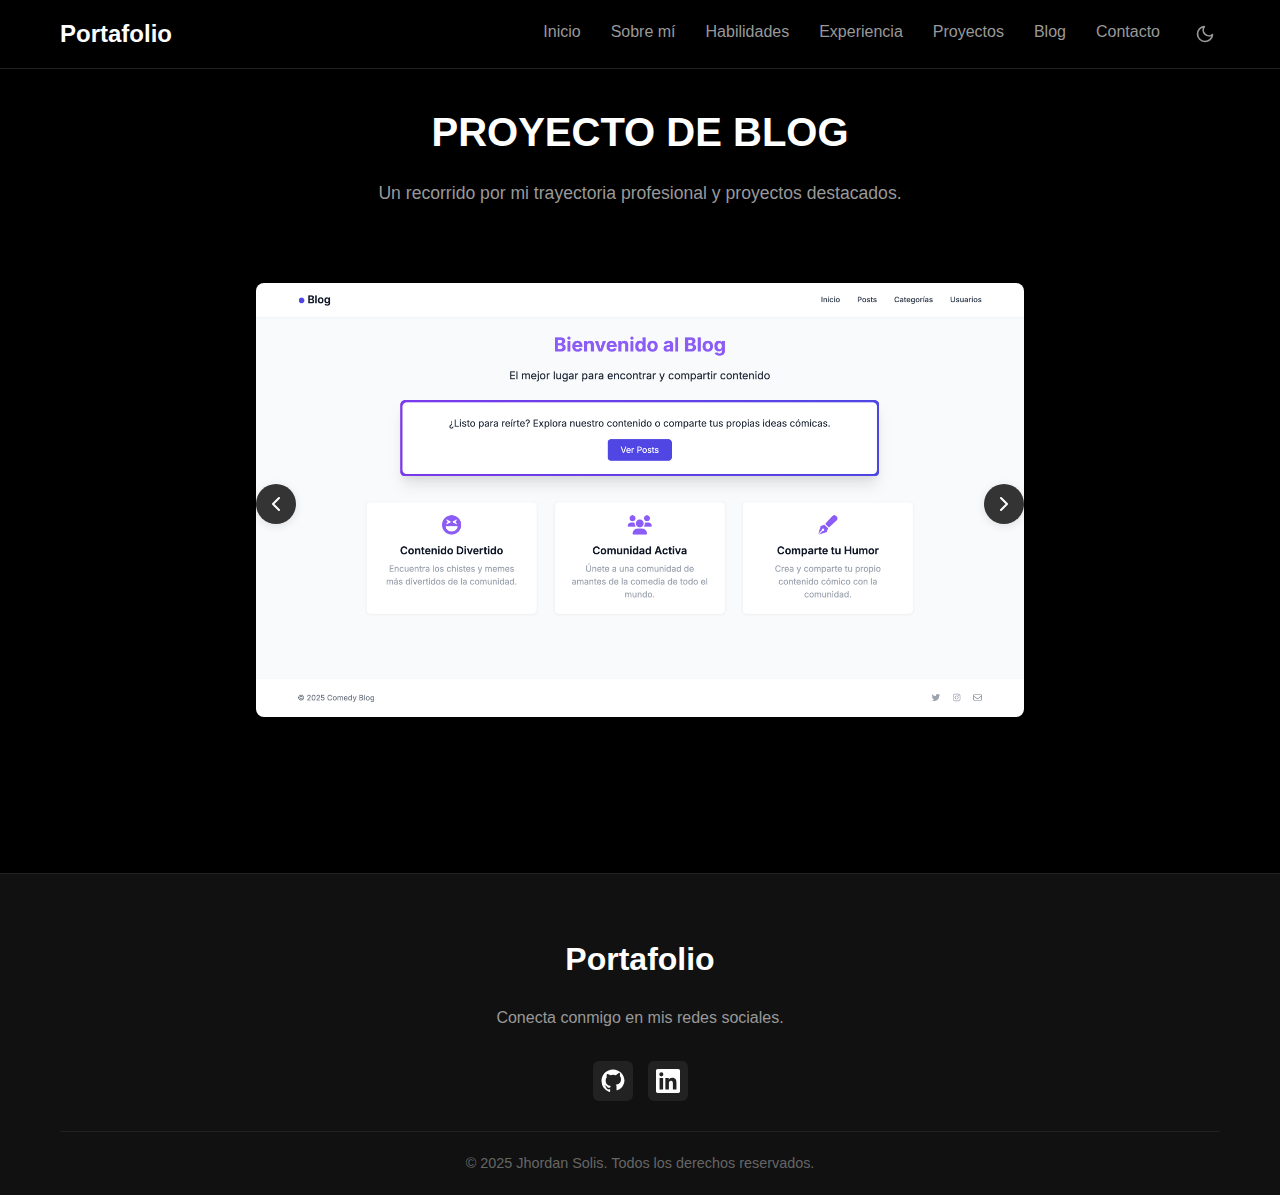
<file: project-blog.html>
<!DOCTYPE html>
<html lang="es">
<head>
    <meta charset="UTF-8">
    <meta name="viewport" content="width=device-width, initial-scale=1.0">
    <title>Mi CV - Desarrollador Backend IA</title>
    <link rel="shortcut icon" href="icons/image.png" type="image/x-icon">
    <link rel="stylesheet" href="style.css">
</head>
<body>
    <!-- Navbar -->
    <nav class="navbar">
        <div class="navbar-container">
            <a href="index.html" class="logo">Portafolio</a>
            <div class="menu-toggle" id="menuToggle">
                <span></span>
                <span></span>
                <span></span>
            </div>
            <ul class="nav-links" id="navLinks">
                <li><a href="index.html#home">Inicio</a></li>
                <li><a href="index.html#about">Sobre mí</a></li>
                <li><a href="index.html#skills">Habilidades</a></li>
                <li><a href="index.html#experience">Experiencia</a></li>
                <li><a href="index.html#projects">Proyectos</a></li>
                <li><a href="index.html#blog">Blog</a></li>
                <li><a href="index.html#contact">Contacto</a></li>
                <li>
                    <button id="theme-toggle" class="theme-toggle" aria-label="Cambiar tema">
                        
                        <svg xmlns="http://www.w3.org/2000/svg" width="20" height="20" viewBox="0 0 24 24" fill="none" stroke="currentColor" stroke-width="2" stroke-linecap="round" stroke-linejoin="round" class="sun-icon">
                            <circle cx="12" cy="12" r="5"></circle>
                            <line x1="12" y1="1" x2="12" y2="3"></line>
                            <line x1="12" y1="21" x2="12" y2="23"></line>
                            <line x1="4.22" y1="4.22" x2="5.64" y2="5.64"></line>
                            <line x1="18.36" y1="18.36" x2="19.78" y2="19.78"></line>
                            <line x1="1" y1="12" x2="3" y2="12"></line>
                            <line x1="21" y1="12" x2="23" y2="12"></line>
                            <line x1="4.22" y1="19.78" x2="5.64" y2="18.36"></line>
                            <line x1="18.36" y1="5.64" x2="19.78" y2="4.22"></line>
                        </svg>
                        <svg xmlns="http://www.w3.org/2000/svg" width="20" height="20" viewBox="0 0 24 24" fill="none" stroke="currentColor" stroke-width="2" stroke-linecap="round" stroke-linejoin="round" class="moon-icon" style="display: none;">
                            <path d="M21 12.79A9 9 0 1 1 11.21 3 7 7 0 0 0 21 12.79z"></path>
                        </svg>
                    </button>
                </li>
            </ul>
        </div>
    </nav>

    <!-- Hero Section -->

    <!-- About Section -->


    <!-- Skills Section -->


    <!-- Experience Section -->
    <section class="section" id="experience">
        <div class="container">
            <div class="section-header">
                <h2 class="section-title">PROYECTO DE BLOG</h2>
                <p class="section-subtitle">Un recorrido por mi trayectoria profesional y proyectos destacados.</p>
            </div>

            <div class="image-carousel">
                <button class="carousel-btn prev-btn" aria-label="Imagen anterior">
                    <svg xmlns="http://www.w3.org/2000/svg" width="24" height="24" viewBox="0 0 24 24" fill="none" stroke="currentColor" stroke-width="2" stroke-linecap="round" stroke-linejoin="round">
                        <path d="M15 18l-6-6 6-6"/>
                    </svg>
                </button>
                <div class="carousel-container">
                    <div class="carousel-track">
                        <div class="carousel-slide">
                            <img src="img/img-blog/img1.png" alt="Proyecto de tareas - Imagen 1">
                        </div>
                        <div class="carousel-slide">
                            <img src="img/img-blog/img2.png" alt="Proyecto de tareas - Imagen 2">
                        </div>
                        <div class="carousel-slide">
                            <img src="img/img-blog/img3.png" alt="Proyecto de tareas - Imagen 3">
                        </div>

                        <div class="carousel-slide">
                            <img src="img/img-blog/img4.png" alt="Proyecto de tareas - Imagen 3">
                        </div>

                        <div class="carousel-slide">
                            <img src="img/img-blog/img5.png" alt="Proyecto de tareas - Imagen 3">
                        </div>

                        <div class="carousel-slide">
                            <img src="img/img-blog/img6.png" alt="Proyecto de tareas - Imagen 3">
                        </div>
                    </div>
                </div>
                <button class="carousel-btn next-btn" aria-label="Siguiente imagen">
                    <svg xmlns="http://www.w3.org/2000/svg" width="24" height="24" viewBox="0 0 24 24" fill="none" stroke="currentColor" stroke-width="2" stroke-linecap="round" stroke-linejoin="round">
                        <path d="M9 18l6-6-6-6"/>
                    </svg>
                </button>
            </div>
        </div>
    </section>

    <!-- Projects Section -->


<!-- Footer -->
<footer class="site-footer">
    <div class="site-footer__content">
      <!-- Título o logo -->
      <h3 class="site-footer__logo">Portafolio</h3>
      <!-- Texto descriptivo -->
      <p class="site-footer__text">Conecta conmigo en mis redes sociales.</p>
      <!-- Lista de enlaces sociales -->
      <ul class="site-footer__links">
        <li>
          <a href="https://github.com/yordansolis" class="site-footer__social-link" target="_blank" aria-label="GitHub">
            <!-- Ícono de GitHub -->
            <svg xmlns="http://www.w3.org/2000/svg" width="24" height="24" fill="currentColor" viewBox="0 0 24 24">
              <path d="M12 .5C5.65.5.5 5.65.5 12a11.5 11.5 0 007.86 10.93c.57.1.78-.25.78-.56v-2.06c-3.2.7-3.87-1.54-3.87-1.54-.52-1.33-1.27-1.69-1.27-1.69-1.04-.72.08-.7.08-.7 1.15.08 1.76 1.18 1.76 1.18 1.02 1.75 2.67 1.25 3.33.95.1-.74.4-1.25.73-1.54-2.55-.29-5.23-1.27-5.23-5.66 0-1.25.45-2.26 1.18-3.05-.12-.3-.52-1.53.12-3.2 0 0 .97-.31 3.18 1.18a11.04 11.04 0 015.78 0C17.73 3.38 18.7 3.7 18.7 3.7c.64 1.67.24 2.9.12 3.2.74.79 1.18 1.8 1.18 3.05 0 4.4-2.69 5.37-5.26 5.66.41.35.77 1.03.77 2.08v3.08c0 .31.21.67.79.56A11.5 11.5 0 0023.5 12C23.5 5.65 18.35.5 12 .5z"/>
            </svg>
          </a>
        </li>
        <li>
          <a href="https://www.linkedin.com/in/jhordan-solis/" class="site-footer__social-link" target="_blank" aria-label="LinkedIn">
            <!-- Ícono de LinkedIn -->
            <svg xmlns="http://www.w3.org/2000/svg" width="24" height="24" fill="currentColor" viewBox="0 0 24 24">
              <path d="M20.447 20.452h-3.554v-5.569c0-1.328-.027-3.037-1.852-3.037-1.853 0-2.136 1.445-2.136 2.939v5.667H9.354V9h3.414v1.561h.049c.476-.9 1.635-1.852 3.367-1.852 3.602 0 4.269 2.37 4.269 5.456v6.287zM5.337 7.433a2.062 2.062 0 11-.001-4.124 2.062 2.062 0 01.001 4.124zM7.114 20.452H3.56V9h3.554v11.452zM22.225 0H1.771C.792 0 0 .771 0 1.723v20.554C0 23.229.792 24 1.771 24h20.451C23.207 24 24 23.229 24 22.277V1.723C24 .771 23.207 0 22.225 0z"/>
            </svg>
          </a>
        </li>
      </ul>
      <!-- Pie de página -->
      <p class="site-footer__copyright">
        © 2025 Jhordan Solis. Todos los derechos reservados.
      </p>
    </div>
  </footer>
  
<script src="main.js"></script>
</body>
</html>
</file>
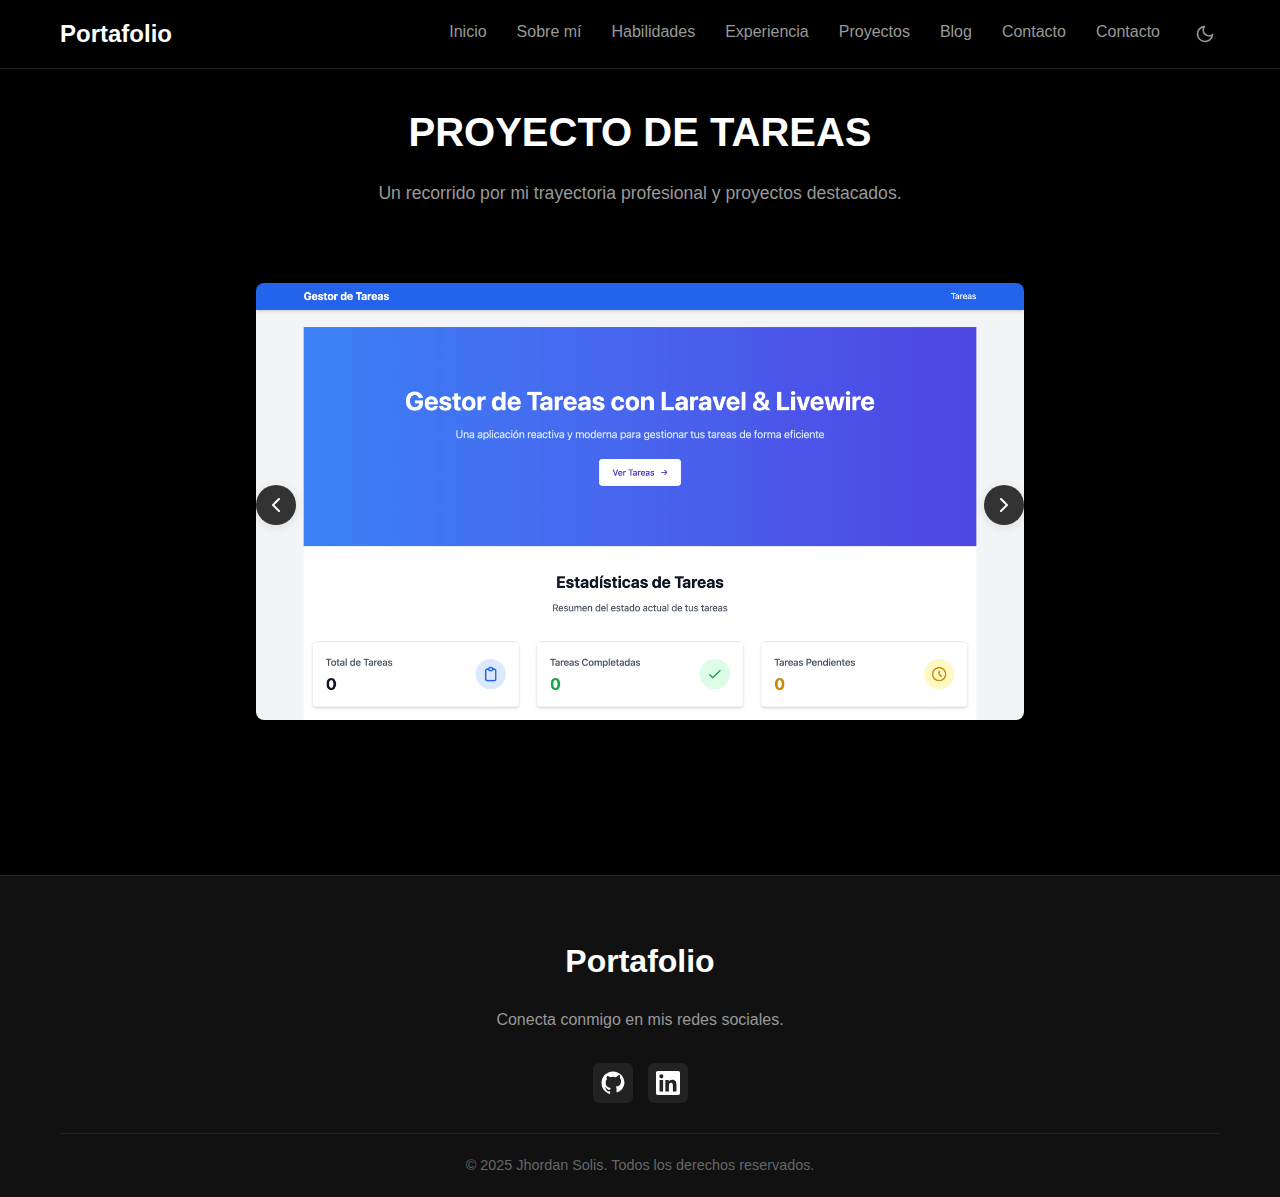
<file: project-task.html>
<!DOCTYPE html>
<html lang="es">
<head>
    <meta charset="UTF-8">
    <meta name="viewport" content="width=device-width, initial-scale=1.0">
    <title>Mi CV - Desarrollador Backend IA</title>
    <link rel="shortcut icon" href="icons/image.png" type="image/x-icon">
    <link rel="stylesheet" href="style.css">
</head>
<body>
    <!-- Navbar -->
    <nav class="navbar">
        <div class="navbar-container">
            <a href="index.html" class="logo">Portafolio</a>
            <div class="menu-toggle" id="menuToggle">
                <span></span>
                <span></span>
                <span></span>
            </div>
            <ul class="nav-links" id="navLinks">
                <li><a href="index.html#home">Inicio</a></li>
                <li><a href="index.html#about">Sobre mí</a></li>
                <li><a href="index.html#skills">Habilidades</a></li>
                <li><a href="index.html#experience">Experiencia</a></li>
                <li><a href="index.html#projects">Proyectos</a></li>
                <li><a href="index.html#blog">Blog</a></li>
                <li><a href="index.html#contact">Contacto</a></li>
                <li><a href="#contact">Contacto</a></li>
                <li>
                    <button id="theme-toggle" class="theme-toggle" aria-label="Cambiar tema">
                        
                        <svg xmlns="http://www.w3.org/2000/svg" width="20" height="20" viewBox="0 0 24 24" fill="none" stroke="currentColor" stroke-width="2" stroke-linecap="round" stroke-linejoin="round" class="sun-icon">
                            <circle cx="12" cy="12" r="5"></circle>
                            <line x1="12" y1="1" x2="12" y2="3"></line>
                            <line x1="12" y1="21" x2="12" y2="23"></line>
                            <line x1="4.22" y1="4.22" x2="5.64" y2="5.64"></line>
                            <line x1="18.36" y1="18.36" x2="19.78" y2="19.78"></line>
                            <line x1="1" y1="12" x2="3" y2="12"></line>
                            <line x1="21" y1="12" x2="23" y2="12"></line>
                            <line x1="4.22" y1="19.78" x2="5.64" y2="18.36"></line>
                            <line x1="18.36" y1="5.64" x2="19.78" y2="4.22"></line>
                        </svg>
                        <svg xmlns="http://www.w3.org/2000/svg" width="20" height="20" viewBox="0 0 24 24" fill="none" stroke="currentColor" stroke-width="2" stroke-linecap="round" stroke-linejoin="round" class="moon-icon" style="display: none;">
                            <path d="M21 12.79A9 9 0 1 1 11.21 3 7 7 0 0 0 21 12.79z"></path>
                        </svg>
                    </button>
                </li>
            </ul>
        </div>
    </nav>

    <!-- Hero Section -->

    <!-- About Section -->


    <!-- Skills Section -->


    <!-- Experience Section -->
    <section class="section" id="experience">
        <div class="container">
            <div class="section-header">
                <h2 class="section-title">PROYECTO DE TAREAS</h2>
                <p class="section-subtitle">Un recorrido por mi trayectoria profesional y proyectos destacados.</p>
            </div>

            <div class="image-carousel">
                <button class="carousel-btn prev-btn" aria-label="Imagen anterior">
                    <svg xmlns="http://www.w3.org/2000/svg" width="24" height="24" viewBox="0 0 24 24" fill="none" stroke="currentColor" stroke-width="2" stroke-linecap="round" stroke-linejoin="round">
                        <path d="M15 18l-6-6 6-6"/>
                    </svg>
                </button>
                <div class="carousel-container">
                    <div class="carousel-track">
                        <div class="carousel-slide">
                            <img src="img/img-tasks/img1.png" alt="Proyecto de tareas - Imagen 1">
                        </div>
                        <div class="carousel-slide">
                            <img src="img/img-tasks/img2.png" alt="Proyecto de tareas - Imagen 2">
                        </div>
                        <div class="carousel-slide">
                            <img src="img/img-tasks/img3.png" alt="Proyecto de tareas - Imagen 3">
                        </div>
                    </div>
                </div>
                <button class="carousel-btn next-btn" aria-label="Siguiente imagen">
                    <svg xmlns="http://www.w3.org/2000/svg" width="24" height="24" viewBox="0 0 24 24" fill="none" stroke="currentColor" stroke-width="2" stroke-linecap="round" stroke-linejoin="round">
                        <path d="M9 18l6-6-6-6"/>
                    </svg>
                </button>
            </div>
        </div>
    </section>

    <!-- Projects Section -->


<!-- Footer -->
<footer class="site-footer">
    <div class="site-footer__content">
      <!-- Título o logo -->
      <h3 class="site-footer__logo">Portafolio</h3>
      <!-- Texto descriptivo -->
      <p class="site-footer__text">Conecta conmigo en mis redes sociales.</p>
      <!-- Lista de enlaces sociales -->
      <ul class="site-footer__links">
        <li>
          <a href="https://github.com/yordansolis" class="site-footer__social-link" target="_blank" aria-label="GitHub">
            <!-- Ícono de GitHub -->
            <svg xmlns="http://www.w3.org/2000/svg" width="24" height="24" fill="currentColor" viewBox="0 0 24 24">
              <path d="M12 .5C5.65.5.5 5.65.5 12a11.5 11.5 0 007.86 10.93c.57.1.78-.25.78-.56v-2.06c-3.2.7-3.87-1.54-3.87-1.54-.52-1.33-1.27-1.69-1.27-1.69-1.04-.72.08-.7.08-.7 1.15.08 1.76 1.18 1.76 1.18 1.02 1.75 2.67 1.25 3.33.95.1-.74.4-1.25.73-1.54-2.55-.29-5.23-1.27-5.23-5.66 0-1.25.45-2.26 1.18-3.05-.12-.3-.52-1.53.12-3.2 0 0 .97-.31 3.18 1.18a11.04 11.04 0 015.78 0C17.73 3.38 18.7 3.7 18.7 3.7c.64 1.67.24 2.9.12 3.2.74.79 1.18 1.8 1.18 3.05 0 4.4-2.69 5.37-5.26 5.66.41.35.77 1.03.77 2.08v3.08c0 .31.21.67.79.56A11.5 11.5 0 0023.5 12C23.5 5.65 18.35.5 12 .5z"/>
            </svg>
          </a>
        </li>
        <li>
          <a href="https://www.linkedin.com/in/jhordan-solis/" class="site-footer__social-link" target="_blank" aria-label="LinkedIn">
            <!-- Ícono de LinkedIn -->
            <svg xmlns="http://www.w3.org/2000/svg" width="24" height="24" fill="currentColor" viewBox="0 0 24 24">
              <path d="M20.447 20.452h-3.554v-5.569c0-1.328-.027-3.037-1.852-3.037-1.853 0-2.136 1.445-2.136 2.939v5.667H9.354V9h3.414v1.561h.049c.476-.9 1.635-1.852 3.367-1.852 3.602 0 4.269 2.37 4.269 5.456v6.287zM5.337 7.433a2.062 2.062 0 11-.001-4.124 2.062 2.062 0 01.001 4.124zM7.114 20.452H3.56V9h3.554v11.452zM22.225 0H1.771C.792 0 0 .771 0 1.723v20.554C0 23.229.792 24 1.771 24h20.451C23.207 24 24 23.229 24 22.277V1.723C24 .771 23.207 0 22.225 0z"/>
            </svg>
          </a>
        </li>
      </ul>
      <!-- Pie de página -->
      <p class="site-footer__copyright">
        © 2025 Jhordan Solis. Todos los derechos reservados.
      </p>
    </div>
  </footer>
  
<script src="main.js"></script>
</body>
</html>
</file>
<file: style.css>
/* Variables globales */
:root {
    --primary-color: #000000;
    --secondary-color: #666666;
    --dark-color: #000000;
    --light-color: #fafafa;
    --accent-color: #000000;
    --text-color: #000000;
    --text-light: #666666;
    --bg-color: #ffffff;
    --card-bg: #ffffff;
    --transition: all 0.3s ease;
    --ds-background-200: #fafafa;
    --ds-background-300: #f5f5f5;
    --ds-background-400: #eaeaea;
    --ds-text-100: #000000;
    --ds-text-200: #666666;
    --ds-text-300: #999999;
}

/* Modo oscuro */
[data-theme="dark"] {
    --primary-color: #ffffff;
    --secondary-color: #999999;
    --dark-color: #ffffff;
    --light-color: #000000;
    --accent-color: #ffffff;
    --text-color: #ffffff;
    --text-light: #999999;
    --bg-color: #000000;
    --card-bg: #111111;
    --ds-background-200: #000000;
    --ds-background-300: #111111;
    --ds-background-400: #222222;
    --ds-text-100: #ffffff;
    --ds-text-200: #999999;
    --ds-text-300: #666666;
}

/* Reset y estilos base */
* {
    margin: 0;
    padding: 0;
    box-sizing: border-box;
    font-family: -apple-system, BlinkMacSystemFont, 'Segoe UI', Roboto, Oxygen, Ubuntu, Cantarell, 'Open Sans', 'Helvetica Neue', sans-serif;
}

body {
    background-color: var(--ds-background-200);
    color: var(--ds-text-100);
    line-height: 1.6;
    transition: background-color 0.3s ease, color 0.3s ease;
}

/* Contenedor principal */
.container {
    max-width: 1200px;
    margin: 0 auto;
    padding: 0 20px;
}

/* Navegación */
.navbar {
    position: fixed;
    top: 0;
    left: 0;
    width: 100%;
    background-color: var(--ds-background-200);
    border-bottom: 1px solid var(--ds-background-400);
    z-index: 1000;
    transition: var(--transition);
    padding: 15px 0;
}

.navbar.scrolled {
    padding: 10px 0;
}

.navbar-container {
    display: flex;
    justify-content: space-between;
    align-items: center;
    max-width: 1200px;
    margin: 0 auto;
    padding: 0 20px;
}

.logo {
    font-size: 1.5rem;
    font-weight: 700;
    color: var(--ds-text-100);
    text-decoration: none;
}

.nav-links {
    display: flex;
    list-style: none;
}

.nav-links li {
    margin-left: 30px;
}

.nav-links a {
    text-decoration: none;
    color: var(--ds-text-200);
    font-weight: 500;
    transition: var(--transition);
}

.nav-links a:hover {
    color: var(--ds-text-100);
}

/* Estilos del menú móvil */
.menu-toggle {
    display: none;
    flex-direction: column;
    cursor: pointer;
    z-index: 1001;
}

.menu-toggle span {
    width: 24px;
    height: 2px;
    background-color: var(--ds-text-100);
    margin: 2px 0;
    transition: all 0.3s ease-in-out;
}

/* Animación del botón hamburguesa */
.menu-toggle.active span:nth-child(1) {
    transform: translateY(6px) rotate(45deg);
}

.menu-toggle.active span:nth-child(2) {
    opacity: 0;
}

.menu-toggle.active span:nth-child(3) {
    transform: translateY(-6px) rotate(-45deg);
}

/* Hero section */
.hero {
    height: 100vh;
    display: flex;
    align-items: center;
    background-color: var(--ds-background-200);
    position: relative;
    overflow: hidden;
}

.hero-content {
    width: 100%;
    max-width: 600px;
    z-index: 2;
}

.hero h1 {
    font-size: 3.5rem;
    margin-bottom: 20px;
    color: var(--ds-text-100);
    line-height: 1.2;
    font-weight: 700;
}

.hero p {
    font-size: 1.2rem;
    margin-bottom: 30px;
    color: var(--ds-text-200);
}

.highlight {
    color: var(--ds-text-100);
    font-weight: 700;
}

.hero-btns {
    display: flex;
    gap: 15px;
}

.btn {
    padding: 12px 28px;
    border-radius: 6px;
    font-weight: 500;
    text-transform: none;
    letter-spacing: 0;
    cursor: pointer;
    transition: var(--transition);
    font-size: 0.9rem;
    text-decoration: none;
    display: inline-block;
}

.btn-primary {
    background-color: var(--ds-text-100);
    color: var(--ds-background-200);
    border: none;
}

.btn-primary:hover {
    background-color: var(--ds-text-200);
    transform: translateY(-1px);
}

.btn-outline {
    background-color: transparent;
    color: var(--ds-text-100);
    border: 1px solid var(--ds-text-100);
}

.btn-outline:hover {
    background-color: var(--ds-text-100);
    color: var(--ds-background-200);
    transform: translateY(-1px);
}

.hero-image {
    position: absolute;
    right: 0;
    top: 50%;
    transform: translateY(-50%);
    max-width: 45%;
    z-index: 1;
}

/* Shapes for visual interest */
.shape {
    position: absolute;
    z-index: 0;
}

.shape-1 {
    top: 10%;
    left: 5%;
    width: 100px;
    height: 100px;
    background-color: rgba(37, 99, 235, 0.1);
    border-radius: 20px;
    transform: rotate(45deg);
    animation: float 6s ease-in-out infinite;
}

.shape-2 {
    bottom: 10%;
    right: 15%;
    width: 150px;
    height: 150px;
    background-color: rgba(6, 182, 212, 0.1);
    border-radius: 50%;
    animation: float 8s ease-in-out infinite 1s;
}

.shape-3 {
    top: 30%;
    right: 30%;
    width: 70px;
    height: 70px;
    background-color: rgba(249, 115, 22, 0.1);
    border-radius: 10px;
    transform: rotate(15deg);
    animation: float 7s ease-in-out infinite 0.5s;
}

@keyframes float {
    0% {
        transform: translateY(0) rotate(0deg);
    }
    50% {
        transform: translateY(-20px) rotate(5deg);
    }
    100% {
        transform: translateY(0) rotate(0deg);
    }
}

/* About section */
.section {
    padding: 100px 0;
    background-color: var(--ds-background-200);
}

.section-header {
    text-align: center;
    margin-bottom: 60px;
}

.section-title {
    font-size: 2.5rem;
    color: var(--ds-text-100);
    margin-bottom: 15px;
    font-weight: 700;
}

.section-subtitle {
    font-size: 1.1rem;
    color: var(--ds-text-200);
    max-width: 600px;
    margin: 0 auto;
}

.about-grid {
    display: grid;
    grid-template-columns: 1fr 1fr;
    gap: 50px;
    align-items: center;
}

.about-image {
    border-radius: 10px;
    overflow: hidden;
    box-shadow: 0 10px 30px rgba(0, 0, 0, 0.1);
}

.about-image img {
    width: 100%;
    height: auto;
    display: block;
    transition: var(--transition);
}

.about-image:hover img {
    transform: scale(1.02);
}

.about-content h3 {
    font-size: 1.8rem;
    margin-bottom: 20px;
    color: var(--dark-color);
}

.about-content p {
    margin-bottom: 20px;
    color: var(--text-light);
}

/* Skills section */
.skills {
    background-color: var(--ds-background-200);
}

.skills-container {
    display: grid;
    grid-template-columns: repeat(auto-fill, minmax(300px, 1fr));
    gap: 30px;
}

.skill-card {
    background-color: var(--ds-background-300);
    border-radius: 6px;
    padding: 30px;
    transition: var(--transition);
    border: 1px solid var(--ds-background-400);
}

.skill-card:hover {
    transform: translateY(-2px);
    border-color: var(--ds-text-100);
}

.skill-icon {
    font-size: 2.5rem;
    color: var(--ds-text-100);
    margin-bottom: 20px;
}

.skill-title {
    font-size: 1.3rem;
    margin-bottom: 15px;
    color: var(--ds-text-100);
    font-weight: 600;
}

.skill-list {
    list-style: none;
}

.skill-list li {
    position: relative;
    padding-left: 25px;
    margin-bottom: 10px;
    color: var(--ds-text-200);
}

.skill-list li:before {
    content: "•";
    position: absolute;
    left: 0;
    color: var(--ds-text-100);
}

/* Experience section */
.timeline {
    position: relative;
    max-width: 800px;
    margin: 0 auto;
}

.timeline::after {
    content: '';
    position: absolute;
    width: 2px;
    background-color: var(--ds-background-400);
    top: 0;
    bottom: 0;
    left: 50%;
    margin-left: -1px;
}

.timeline-item {
    position: relative;
    width: 50%;
    padding: 20px 40px;
    margin-bottom: 40px;
}

.timeline-item:nth-child(odd) {
    left: 0;
}

.timeline-item:nth-child(even) {
    left: 50%;
}

.timeline-item::after {
    content: '';
    position: absolute;
    width: 12px;
    height: 12px;
    background-color: var(--ds-background-200);
    border: 2px solid var(--ds-text-100);
    border-radius: 50%;
    top: 25px;
    z-index: 1;
}

.timeline-item:nth-child(odd)::after {
    right: -6px;
}

.timeline-item:nth-child(even)::after {
    left: -6px;
}

.timeline-content {
    background-color: var(--ds-background-300);
    padding: 25px;
    border-radius: 6px;
    transition: var(--transition);
    border: 1px solid var(--ds-background-400);
}

.timeline-content:hover {
    transform: translateY(-2px);
    border-color: var(--ds-text-100);
}

.timeline-date {
    color: var(--ds-text-200);
    font-weight: 500;
    margin-bottom: 10px;
    display: block;
}

.timeline-title {
    font-size: 1.3rem;
    margin-bottom: 10px;
    color: var(--ds-text-100);
    font-weight: 600;
}

.timeline-desc {
    color: var(--ds-text-200);
}

/* Projects section */
.projects {
    background-color: var(--ds-background-200);
}

.projects-grid {
    display: grid;
    grid-template-columns: repeat(auto-fill, minmax(350px, 1fr));
    gap: 30px;
}

.project-card {
    background-color: var(--ds-background-300);
    border-radius: 6px;
    overflow: hidden;
    transition: var(--transition);
    border: 1px solid var(--ds-background-400);
}

.project-card:hover {
    transform: translateY(-2px);
    border-color: var(--ds-text-100);
}

.project-image {
    width: 100%;
    height: 200px;
    object-fit: cover;
}

.project-content {
    padding: 25px;
}

.project-title {
    font-size: 1.3rem;
    margin-bottom: 10px;
    color: var(--ds-text-100);
    font-weight: 600;
}

.project-desc {
    color: var(--ds-text-200);
    margin-bottom: 20px;
}

.project-tags {
    display: flex;
    flex-wrap: wrap;
    gap: 8px;
    margin-bottom: 20px;
}

.tag {
    padding: 5px 10px;
    border-radius: 4px;
    font-size: 0.8rem;
    background-color: var(--ds-background-400);
    color: var(--ds-text-200);
}

/* Contact section */
.contact {
    background-color: var(--ds-background-200);
}

.contact-container {
    display: grid;
    grid-template-columns: 1fr 1fr;
    gap: 50px;
    align-items: center;
}

.contact-info h3 {
    font-size: 1.8rem;
    margin-bottom: 30px;
    color: var(--ds-text-100);
    font-weight: 600;
}

.contact-details {
    list-style: none;
    margin-bottom: 30px;
}

.contact-details li {
    display: flex;
    align-items: center;
    margin-bottom: 15px;
    color: var(--ds-text-200);
}

.contact-icon {
    margin-right: 15px;
    width: 40px;
    height: 40px;
    background-color: var(--ds-background-300);
    border-radius: 6px;
    display: flex;
    align-items: center;
    justify-content: center;
    color: var(--ds-text-100);
    border: 1px solid var(--ds-background-400);
}

.social-links {
    display: flex;
    gap: 15px;
}

.social-link {
    width: 40px;
    height: 40px;
    border-radius: 6px;
    background-color: var(--ds-background-300);
    display: flex;
    align-items: center;
    justify-content: center;
    color: var(--ds-text-100);
    text-decoration: none;
    transition: var(--transition);
    border: 1px solid var(--ds-background-400);
}

.social-link:hover {
    background-color: var(--ds-text-100);
    color: var(--ds-background-200);
    transform: translateY(-2px);
}

.contact-form {
    background-color: var(--ds-background-300);
    padding: 40px;
    border-radius: 6px;
    border: 1px solid var(--ds-background-400);
}

.form-group {
    margin-bottom: 20px;
}

.form-label {
    display: block;
    margin-bottom: 8px;
    font-weight: 500;
    color: var(--ds-text-100);
}

.form-control {
    width: 100%;
    padding: 12px 15px;
    border: 1px solid var(--ds-background-400);
    border-radius: 6px;
    font-size: 1rem;
    transition: var(--transition);
    background-color: var(--ds-background-200);
    color: var(--ds-text-100);
}

.form-control:focus {
    outline: none;
    border-color: var(--ds-text-100);
}

textarea.form-control {
    resize: vertical;
    min-height: 120px;
}

.btn-submit {
    width: 100%;
}

/* Footer */
.site-footer {
    background-color: var(--ds-background-300);
    color: var(--ds-text-200);
    padding: 60px 0 20px;
    text-align: center;
    border-top: 1px solid var(--ds-background-400);
}

.site-footer__logo {
    font-size: 2rem;
    font-weight: 700;
    margin-bottom: 20px;
    color: var(--ds-text-100);
}

.site-footer__text {
    margin-bottom: 30px;
    color: var(--ds-text-200);
}

.site-footer__social-link {
    width: 40px;
    height: 40px;
    border-radius: 6px;
    background-color: var(--ds-background-400);
    display: flex;
    align-items: center;
    justify-content: center;
    color: var(--ds-text-100);
    text-decoration: none;
    transition: var(--transition);
}

.site-footer__social-link:hover {
    background-color: var(--ds-text-100);
    color: var(--ds-background-200);
    transform: translateY(-2px);
}

.site-footer__copyright {
    font-size: 0.9rem;
    color: var(--ds-text-300);
    border-top: 1px solid var(--ds-background-400);
    padding-top: 20px;
}

.site-footer__content {
    max-width: 1200px;
    margin: 0 auto;
    padding: 0 20px;
}

.site-footer__links {
    display: flex;
    justify-content: center;
    gap: 15px;
    list-style: none;
    margin-bottom: 30px;
}

/* Blog Section */
.blog {
    background-color: var(--ds-background-200);
}

.blog-container {
    display: flex;
    flex-direction: column;
    gap: 30px;
}

.blog-posts {
    display: grid;
    grid-template-columns: repeat(auto-fill, minmax(300px, 1fr));
    gap: 30px;
}

.blog-post {
    background-color: var(--ds-background-300);
    border-radius: 6px;
    overflow: hidden;
    transition: var(--transition);
    border: 1px solid var(--ds-background-400);
}

.blog-post:hover {
    transform: translateY(-2px);
    border-color: var(--ds-text-100);
}

.blog-image {
    width: 100%;
    height: 200px;
    object-fit: cover;
}

.blog-content {
    padding: 25px;
}

.blog-date {
    color: var(--ds-text-200);
    font-size: 0.9rem;
    margin-bottom: 10px;
}

.blog-title {
    font-size: 1.3rem;
    margin-bottom: 15px;
    color: var(--ds-text-100);
    font-weight: 600;
}

.blog-excerpt {
    color: var(--ds-text-200);
    margin-bottom: 20px;
    line-height: 1.5;
}

.blog-link {
    color: var(--ds-text-100);
    font-weight: 500;
    text-decoration: none;
    display: inline-flex;
    align-items: center;
    transition: var(--transition);
}

.blog-link:hover {
    color: var(--ds-text-200);
}

.blog-link:after {
    content: "→";
    margin-left: 5px;
    transition: var(--transition);
}

.blog-link:hover:after {
    margin-left: 10px;
}

/* Paginación */
.pagination {
    display: flex;
    justify-content: center;
    gap: 10px;
    margin-top: 40px;
}

.pagination-btn {
    width: 40px;
    height: 40px;
    display: flex;
    align-items: center;
    justify-content: center;
    border-radius: 50%;
    border: 1px solid var(--primary-color);
    background-color: transparent;
    color: var(--primary-color);
    font-weight: 600;
    cursor: pointer;
    transition: var(--transition);
}

.pagination-btn:hover, .pagination-btn.active {
    background-color: var(--primary-color);
    color: white;
}

.pagination-btn.next {
    width: auto;
    padding: 0 15px;
    border-radius: 20px;
}

/* Theme toggle button */
.theme-toggle {
    background: none;
    border: none;
    cursor: pointer;
    display: flex;
    align-items: center;
    justify-content: center;
    color: var(--ds-text-200);
    transition: var(--transition);
    padding: 5px;
    border-radius: 6px;
}

.theme-toggle:hover {
    color: var(--ds-text-100);
    background-color: var(--ds-background-300);
}

/* Back to top button */
.back-to-top {
    position: fixed;
    bottom: 30px;
    right: 30px;
    width: 40px;
    height: 40px;
    border-radius: 6px;
    background-color: var(--ds-background-300);
    color: var(--ds-text-100);
    display: flex;
    align-items: center;
    justify-content: center;
    text-decoration: none;
    border: 1px solid var(--ds-background-400);
    opacity: 0;
    visibility: hidden;
    transition: var(--transition);
    z-index: 999;
}

.back-to-top.active {
    opacity: 1;
    visibility: visible;
}

.back-to-top:hover {
    background-color: var(--ds-text-100);
    color: var(--ds-background-200);
    transform: translateY(-2px);
}

/* Responsive Styles */
@media screen and (max-width: 992px) {
    .about-grid,
    .contact-container {
        grid-template-columns: 1fr;
    }

    .about-image {
        order: -1;
        max-width: 600px;
        margin: 0 auto;
    }

    .hero-image {
        max-width: 400px;
        opacity: 0.3;
    }

    .hero-content {
        max-width: 100%;
        text-align: center;
        padding: 0 20px;
    }

    .hero-btns {
        justify-content: center;
    }
}

@media screen and (max-width: 768px) {
    .section {
        padding: 80px 0;
    }

    .section-title {
        font-size: 2rem;
    }

    .menu-toggle {
        display: flex;
    }

    .nav-links {
        position: fixed;
        top: 0;
        right: -100%;
        width: 80%;
        max-width: 300px;
        height: 100vh;
        background-color: var(--ds-background-200);
        flex-direction: column;
        padding: 80px 20px;
        transition: right 0.3s ease-in-out;
        border-left: 1px solid var(--ds-background-400);
    }

    .nav-links.active {
        right: 0;
    }

    .nav-links li {
        margin: 15px 0;
        opacity: 0;
        transform: translateX(20px);
        transition: all 0.3s ease-in-out;
    }

    .nav-links.active li {
        opacity: 1;
        transform: translateX(0);
    }

    .nav-links li:nth-child(1) { transition-delay: 0.1s; }
    .nav-links li:nth-child(2) { transition-delay: 0.2s; }
    .nav-links li:nth-child(3) { transition-delay: 0.3s; }
    .nav-links li:nth-child(4) { transition-delay: 0.4s; }
    .nav-links li:nth-child(5) { transition-delay: 0.5s; }
    .nav-links li:nth-child(6) { transition-delay: 0.6s; }
    .nav-links li:nth-child(7) { transition-delay: 0.7s; }
    .nav-links li:nth-child(8) { transition-delay: 0.8s; }

    .nav-links a {
        font-size: 1.1rem;
        display: block;
        padding: 10px 0;
    }

    .timeline::after {
        left: 31px;
    }

    .timeline-item {
        width: 100%;
        padding-left: 70px;
        padding-right: 25px;
    }

    .timeline-item:nth-child(even) {
        left: 0;
    }

    .timeline-item::after {
        left: 22px;
    }

    .projects-grid {
        grid-template-columns: 1fr;
    }
}

@media screen and (max-width: 576px) {
    .hero h1 {
        font-size: 2.2rem;
    }

    .hero p {
        font-size: 1rem;
    }

    .hero-btns {
        flex-direction: column;
        align-items: center;
    }

    .btn {
        width: 100%;
        text-align: center;
    }

    .contact-form {
        padding: 25px;
    }

}

/* Estilos para el footer del sitio */
.site-footer {
    background-color: var(--ds-background-300);
    color: var(--ds-text-200);
    padding: 60px 0 20px;
    text-align: center;
    border-top: 1px solid var(--ds-background-400);
}

.site-footer__logo {
    font-size: 2rem;
    font-weight: 700;
    margin-bottom: 20px;
    color: var(--ds-text-100);
}

.site-footer__text {
    margin-bottom: 30px;
    color: var(--ds-text-200);
}

.site-footer__social-link {
    width: 40px;
    height: 40px;
    border-radius: 6px;
    background-color: var(--ds-background-400);
    display: flex;
    align-items: center;
    justify-content: center;
    color: var(--ds-text-100);
    text-decoration: none;
    transition: var(--transition);
}

.site-footer__social-link:hover {
    background-color: var(--ds-text-100);
    color: var(--ds-background-200);
    transform: translateY(-2px);
}

.site-footer__copyright {
    font-size: 0.9rem;
    color: var(--ds-text-300);
    border-top: 1px solid var(--ds-background-400);
    padding-top: 20px;
}

/* Estilos para iconos */
.icons-icon {
    width: 20px;
    height: 20px;
}

/* Image Carousel Styles */
.image-carousel {
    position: relative;
    width: 100%;
    max-width: 800px;
    margin: 2rem auto;
    overflow: hidden;
    border-radius: 12px;
    box-shadow: 0 4px 20px rgba(0, 0, 0, 0.1);
}

.carousel-container {
    width: 100%;
    overflow: hidden;
}

.carousel-track {
    display: flex;
    transition: transform 0.5s ease-in-out;
}

.carousel-slide {
    flex: 0 0 100%;
    padding: 1rem;
}

.carousel-slide img {
    width: 100%;
    height: auto;
    border-radius: 8px;
    object-fit: cover;
    transition: transform 0.3s ease;
}

.carousel-slide img:hover {
    transform: scale(1.02);
}

.carousel-btn {
    position: absolute;
    top: 50%;
    transform: translateY(-50%);
    background: rgba(255, 255, 255, 0.9);
    border: none;
    width: 40px;
    height: 40px;
    border-radius: 50%;
    cursor: pointer;
    display: flex;
    align-items: center;
    justify-content: center;
    box-shadow: 0 2px 10px rgba(0, 0, 0, 0.1);
    transition: all 0.3s ease;
    z-index: 10;
}

.carousel-btn:hover {
    background: white;
    box-shadow: 0 4px 15px rgba(0, 0, 0, 0.2);
}

.carousel-btn.prev-btn {
    left: 1rem;
}

.carousel-btn.next-btn {
    right: 1rem;
}

.carousel-btn svg {
    width: 24px;
    height: 24px;
    color: #333;
}

/* Dark mode adjustments */
[data-theme="dark"] .carousel-btn {
    background: rgba(30, 30, 30, 0.9);
    color: white;
}

[data-theme="dark"] .carousel-btn svg {
    color: white;
}

[data-theme="dark"] .carousel-btn:hover {
    background: #1e1e1e;
}
</file>
